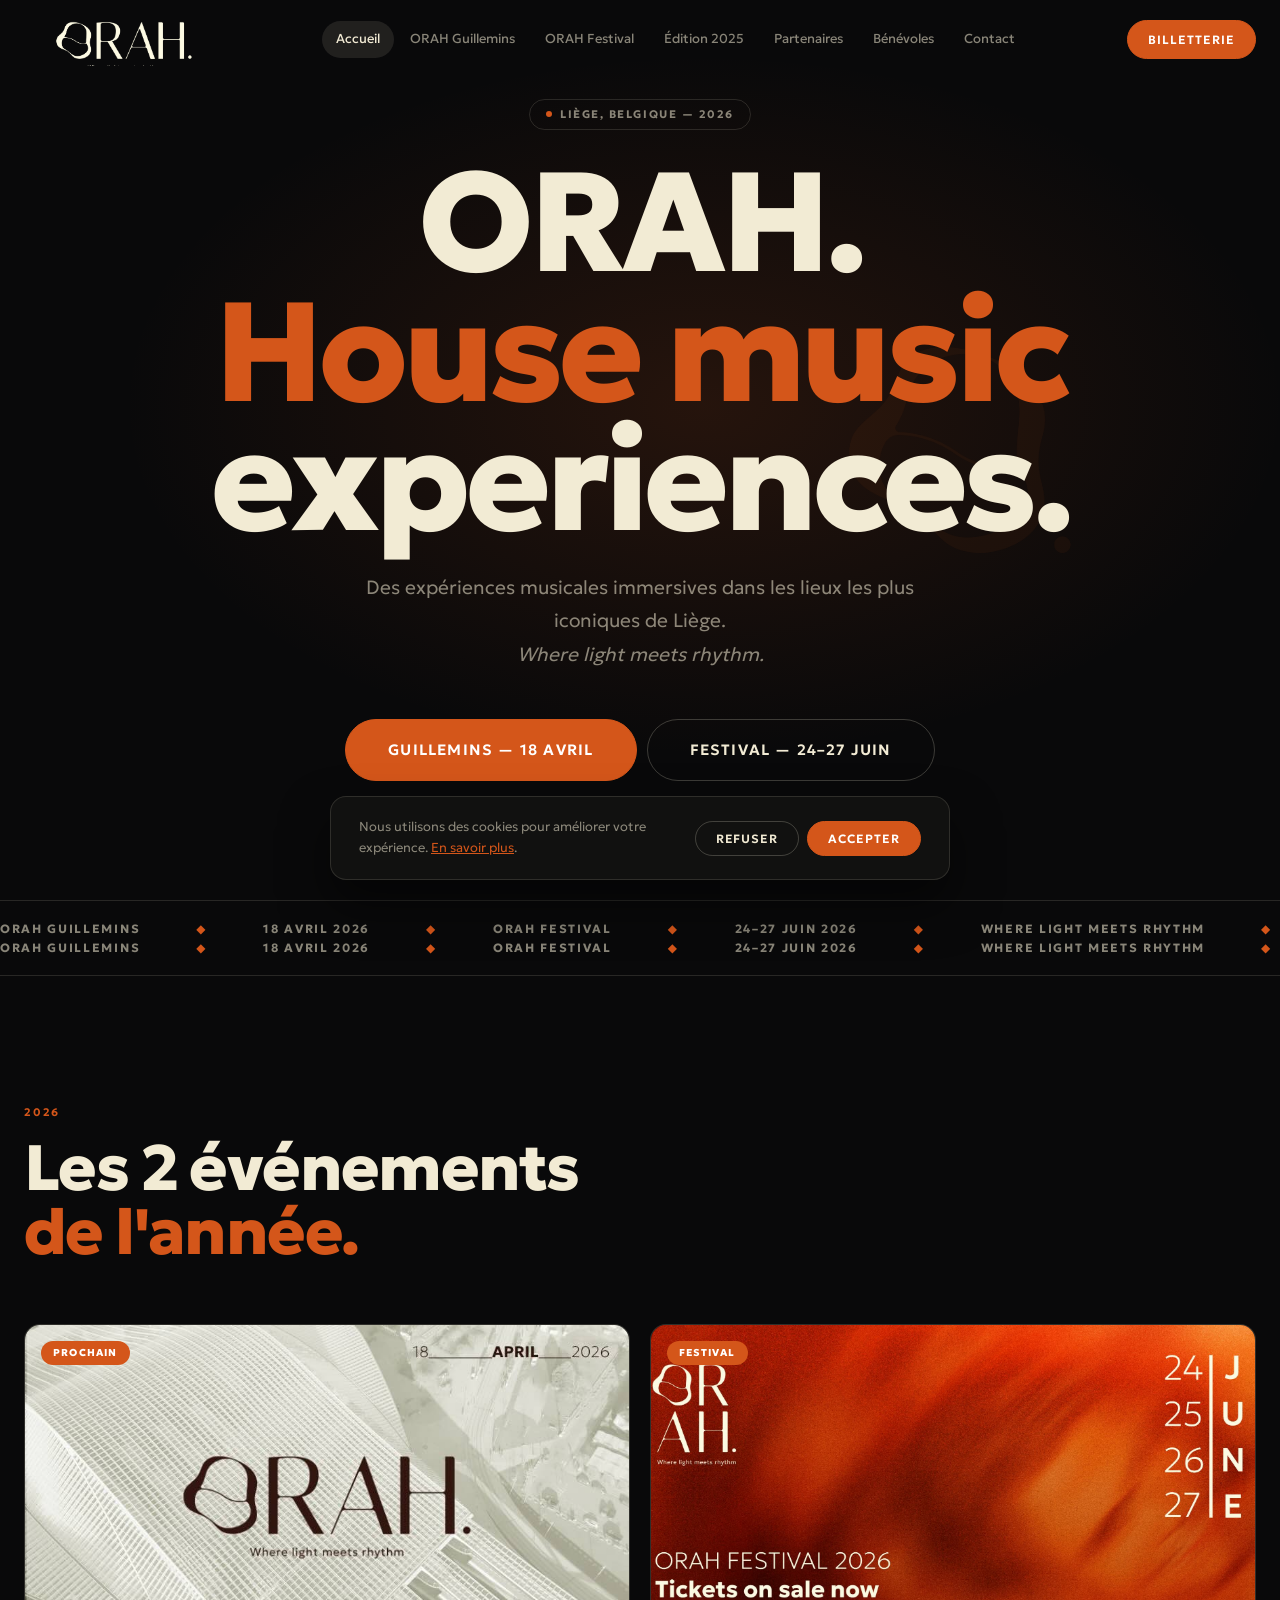
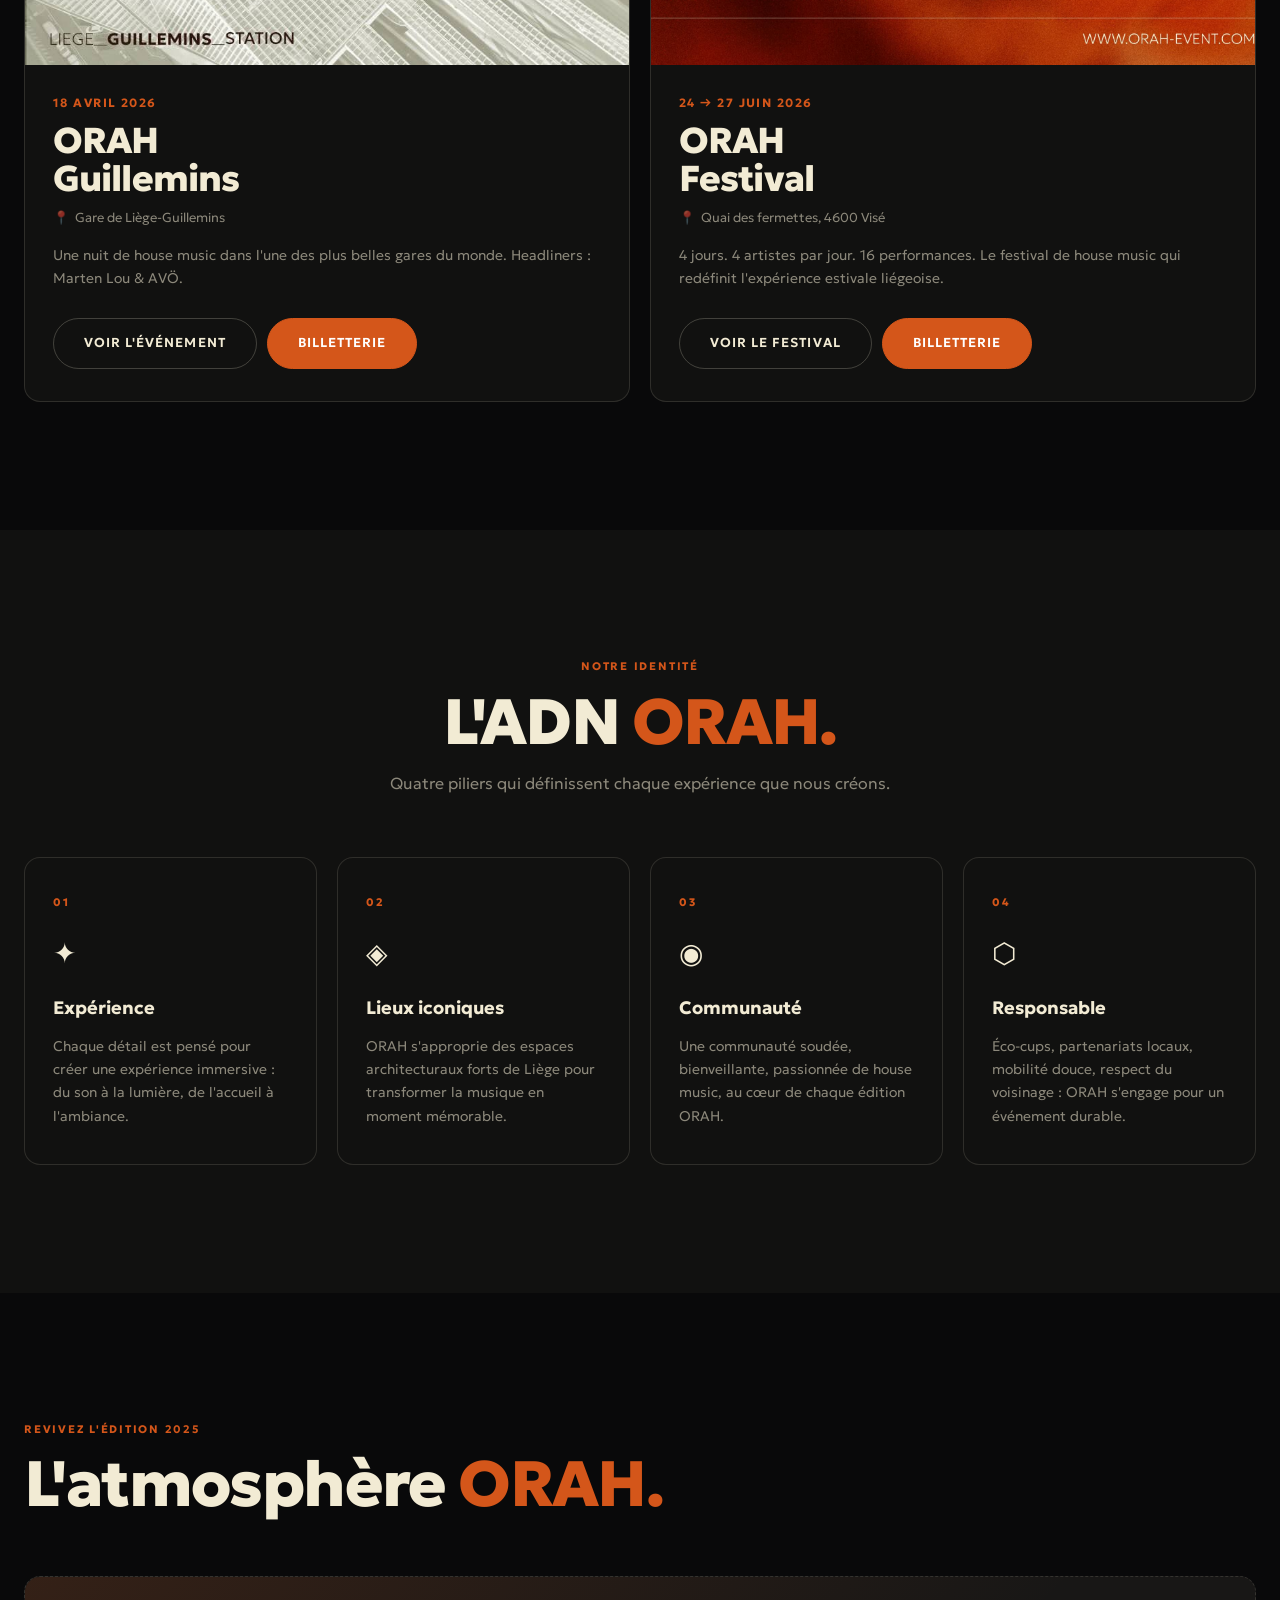
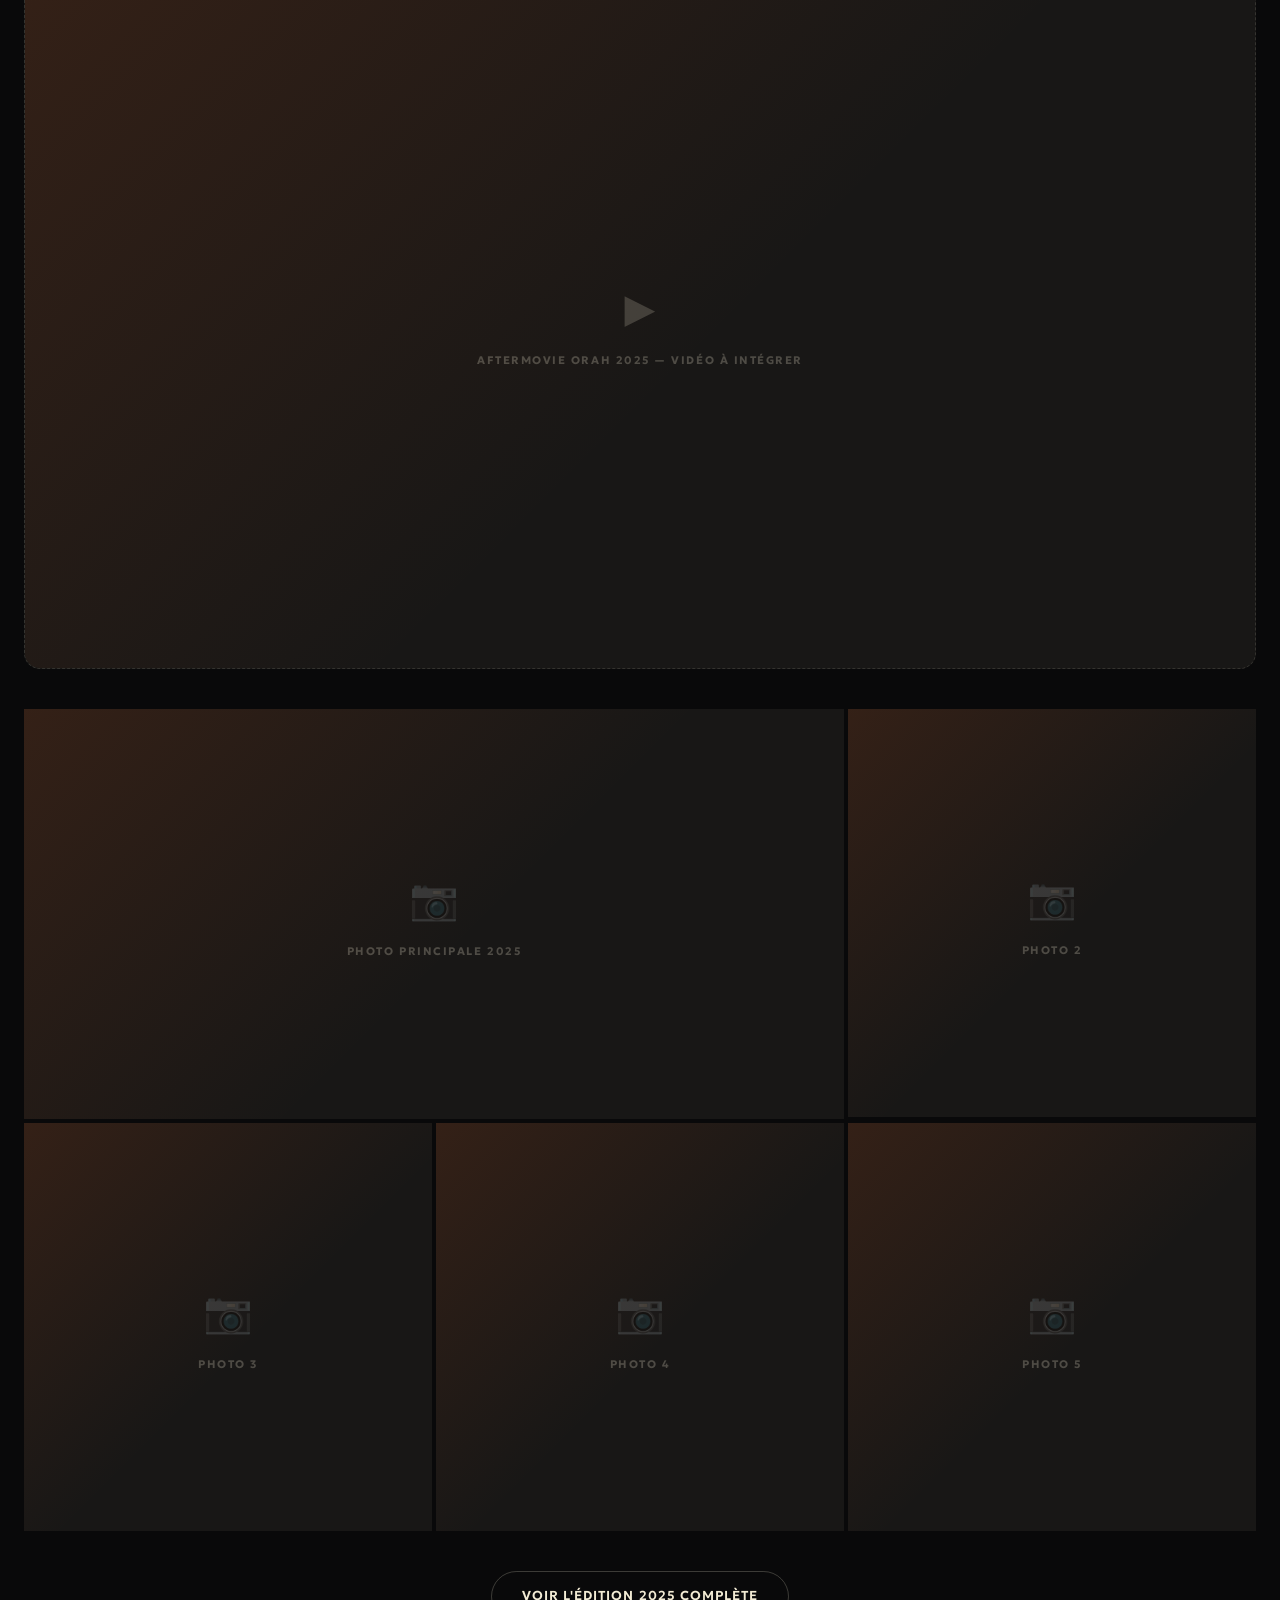
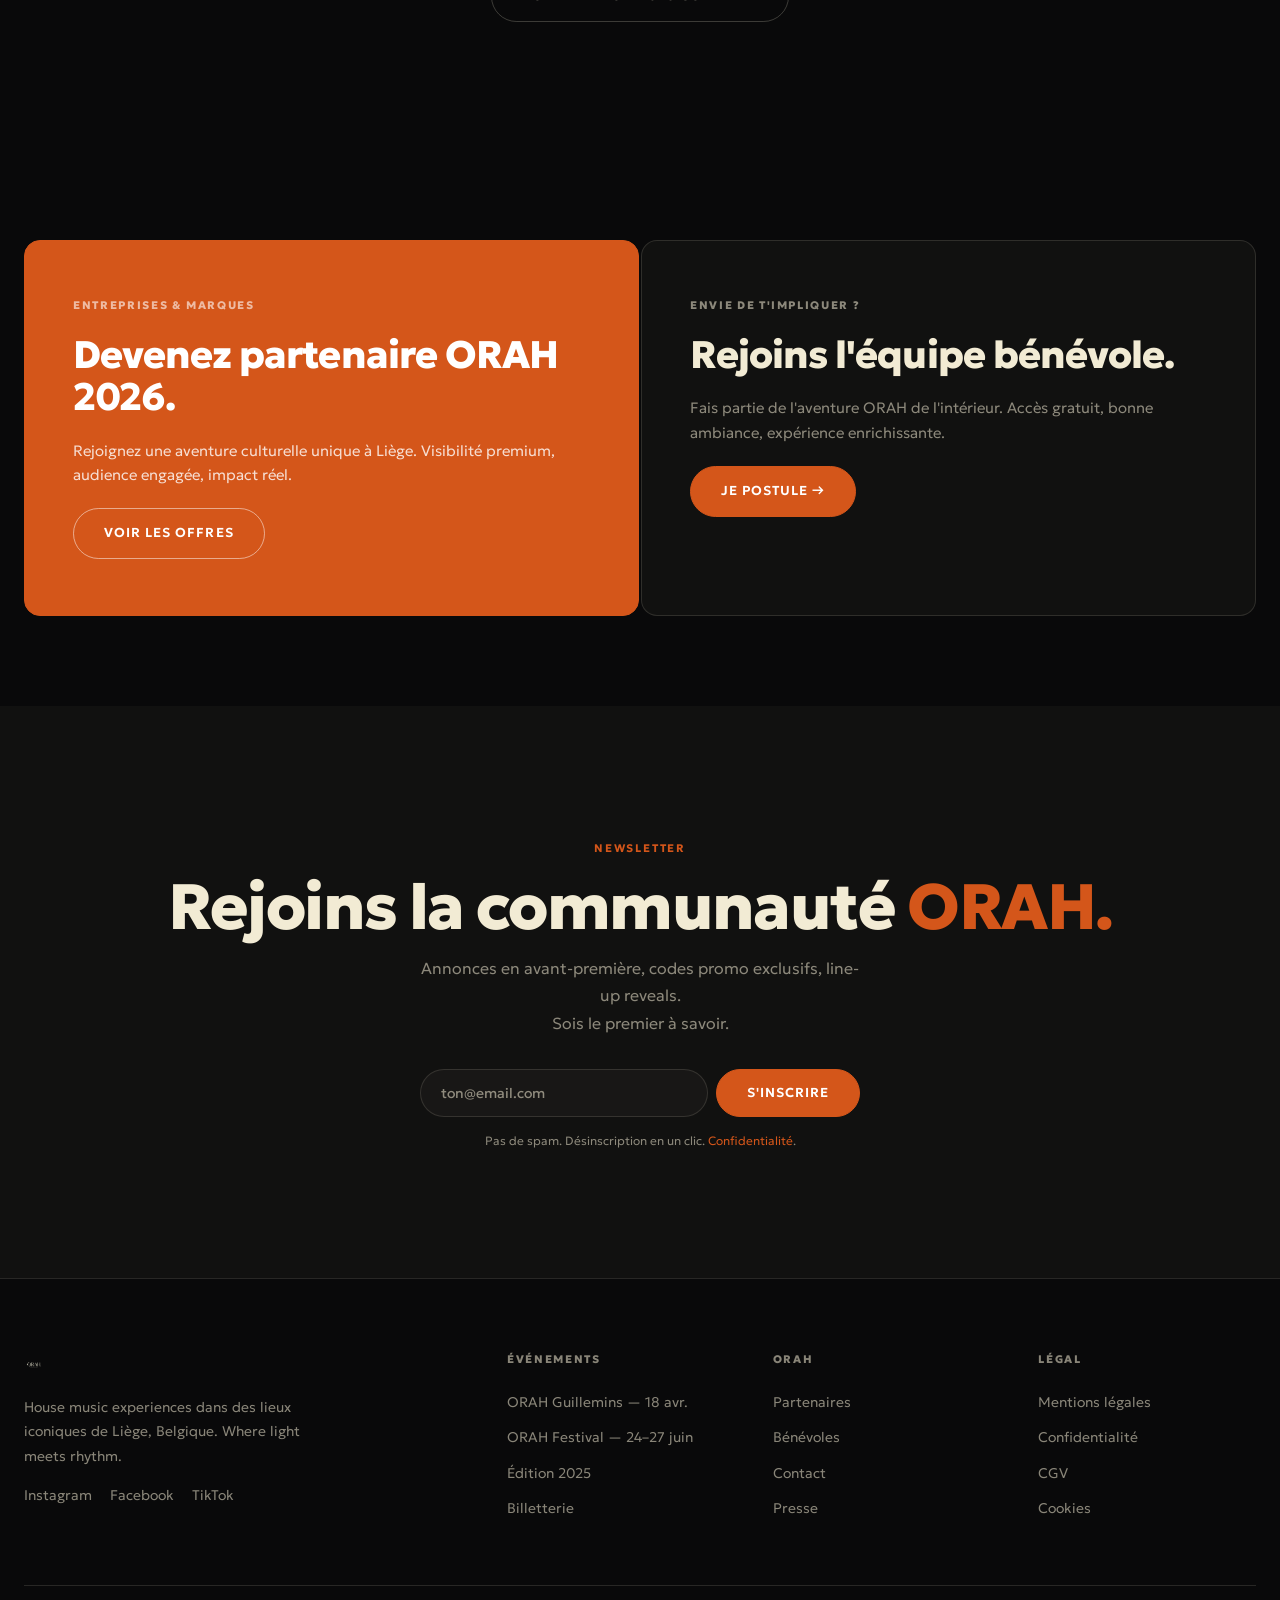
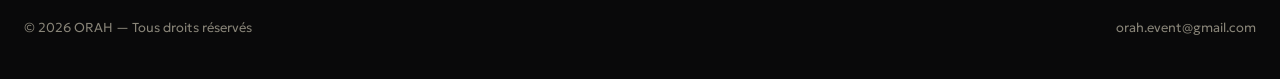
<file: index.html>
<!DOCTYPE html>
<html lang="fr">
<head>
  <meta charset="UTF-8">
  <meta name="viewport" content="width=device-width, initial-scale=1.0">
  <title>ORAH — Where light meets rhythm | Liège</title>
  <meta name="description" content="ORAH crée des expériences de house music dans des lieux iconiques de Liège. Deux événements en 2026 : ORAH Guillemins (18 avril) et ORAH Festival (24–27 juin).">
  <!-- OpenGraph -->
  <meta property="og:title" content="ORAH — Where light meets rhythm">
  <meta property="og:description" content="House music experiences dans des lieux iconiques. Liège, Belgique.">
  <meta property="og:type" content="website">
  <meta property="og:url" content="https://orah-event.com">
  <meta property="og:image" content="assets/images/og-home.jpg">
  <meta name="twitter:card" content="summary_large_image">
  <link rel="canonical" href="https://orah-event.com">
  <link rel="icon" type="image/png" href="assets/logos/Monogramme_orange_.png">
  <link rel="stylesheet" href="css/main.css">
</head>
<body>

<!-- ============ HEADER ============ -->
<header class="site-header">
  <div class="header-inner">
    <a href="index.html" class="header-logo">
      <img src="assets/logos/Logo_primaire_creme_.png" alt="ORAH">
    </a>
    <nav class="main-nav" aria-label="Navigation principale">
      <a href="index.html">Accueil</a>
      <a href="guillemins.html">ORAH Guillemins</a>
      <a href="festival.html">ORAH Festival</a>
      <a href="edition-2025.html">Édition 2025</a>
      <a href="partenaires.html">Partenaires</a>
      <a href="benevoles.html">Bénévoles</a>
      <a href="contact.html">Contact</a>
    </nav>
    <div class="header-actions">
      <a href="https://www.orah-event.com" class="btn btn-primary btn-sm" target="_blank" rel="noopener">Billetterie</a>
      <button class="hamburger" aria-label="Menu" aria-expanded="false">
        <span></span><span></span><span></span>
      </button>
    </div>
  </div>
</header>

<!-- Mobile Nav -->
<nav class="mobile-nav" aria-label="Navigation mobile">
  <a href="index.html">Accueil</a>
  <a href="guillemins.html">ORAH Guillemins</a>
  <a href="festival.html">ORAH Festival</a>
  <a href="edition-2025.html">Édition 2025</a>
  <a href="partenaires.html">Partenaires</a>
  <a href="benevoles.html">Bénévoles</a>
  <a href="contact.html">Contact</a>
  <a href="https://www.orah-event.com" class="btn btn-primary mt40" target="_blank" rel="noopener">Billetterie →</a>
</nav>

<!-- ============ HERO ============ -->
<section class="hero hero-center">
  <div class="hero-glow"></div>
  <img src="assets/logos/Monogramme_orange_.png" alt="" class="hero-blob" aria-hidden="true">
  <div class="wrap hero-content">
    <div class="eyebrow">
      <span class="eyebrow-dot"></span>
      <span class="eyebrow-text">Liège, Belgique — 2026</span>
    </div>
    <h1 class="disp-1 hero-title">
      ORAH.<br>
      <span class="text-orange">House music</span><br>
      experiences.
    </h1>
    <p class="body-lg hero-sub">
      Des expériences musicales immersives dans les lieux les plus iconiques de Liège.<br>
      <em>Where light meets rhythm.</em>
    </p>
    <div class="btn-group">
      <a href="https://shop.paylogic.com/bc1614f767eb4617878824f9247101a2/orah-x-guillemins" class="btn btn-primary btn-lg" target="_blank" rel="noopener">Guillemins — 18 avril</a>
      <a href="https://shop.paylogic.com/f7c0844286554c8d90c8ad2bafd7b342/orah-festival" class="btn btn-outline btn-lg" target="_blank" rel="noopener">Festival — 24–27 juin</a>
    </div>
  </div>
  <div class="scroll-hint" aria-hidden="true">
    <span>Scroll</span>
    <div class="scroll-hint-line"></div>
  </div>
</section>

<!-- ============ MARQUEE ============ -->
<div class="marquee-outer" aria-hidden="true">
  <div class="marquee-track">
    <span>ORAH Guillemins</span><span class="dot">◆</span>
    <span>18 Avril 2026</span><span class="dot">◆</span>
    <span>ORAH Festival</span><span class="dot">◆</span>
    <span>24–27 Juin 2026</span><span class="dot">◆</span>
    <span>Where light meets rhythm</span><span class="dot">◆</span>
    <span>Liège, Belgique</span><span class="dot">◆</span>
    <span>House Music</span><span class="dot">◆</span>
    <span>ORAH Guillemins</span><span class="dot">◆</span>
    <span>18 Avril 2026</span><span class="dot">◆</span>
    <span>ORAH Festival</span><span class="dot">◆</span>
    <span>24–27 Juin 2026</span><span class="dot">◆</span>
    <span>Where light meets rhythm</span><span class="dot">◆</span>
    <span>Liège, Belgique</span><span class="dot">◆</span>
    <span>House Music</span><span class="dot">◆</span>
  </div>
</div>

<!-- ============ LES 2 ÉVÉNEMENTS 2026 ============ -->
<section class="section" id="evenements">
  <div class="wrap">
    <div class="sec-head reveal">
      <span class="label">2026</span>
      <h2 class="disp-3">Les 2 événements<br><span class="text-orange">de l'année.</span></h2>
    </div>

    <div class="grid-2">
      <!-- Card Guillemins -->
      <article class="event-card reveal rd1">
        <div class="event-card-media">
          <img src="assets/images/COVER GUILLEMINS.jpg"
               alt="ORAH Guillemins — Gare de Liège-Guillemins"
               style="width:100%; aspect-ratio:16/9; object-fit:cover; object-position:center center; display:block;">
          <span class="event-card-badge">Prochain</span>
        </div>
        <div class="event-card-body">
          <div class="event-card-date">18 Avril 2026</div>
          <h3 class="event-card-title">ORAH<br>Guillemins</h3>
          <div class="event-card-loc">
            <span>📍</span> Gare de Liège-Guillemins
          </div>
          <p class="event-card-desc">Une nuit de house music dans l'une des plus belles gares du monde. Headliners : Marten Lou & AVÖ.</p>
          <div class="event-card-footer">
            <a href="guillemins.html" class="btn btn-outline">Voir l'événement</a>
            <a href="https://shop.paylogic.com/bc1614f767eb4617878824f9247101a2/orah-x-guillemins" class="btn btn-primary" target="_blank" rel="noopener">Billetterie</a>
          </div>
        </div>
      </article>

      <!-- Card Festival -->
      <article class="event-card reveal rd2">
        <div class="event-card-media">
          <img src="assets/images/COVER FESTIVAL.jpg"
               alt="ORAH Festival 2026 — Quai des fermettes, Visé"
               style="width:100%; aspect-ratio:16/9; object-fit:cover; object-position:center center; display:block;">
          <span class="event-card-badge">Festival</span>
        </div>
        <div class="event-card-body">
          <div class="event-card-date">24 → 27 Juin 2026</div>
          <h3 class="event-card-title">ORAH<br>Festival</h3>
          <div class="event-card-loc">
            <span>📍</span> Quai des fermettes, 4600 Visé
          </div>
          <p class="event-card-desc">4 jours. 4 artistes par jour. 16 performances. Le festival de house music qui redéfinit l'expérience estivale liégeoise.</p>
          <div class="event-card-footer">
            <a href="festival.html" class="btn btn-outline">Voir le festival</a>
            <a href="https://shop.paylogic.com/f7c0844286554c8d90c8ad2bafd7b342/orah-festival" class="btn btn-primary" target="_blank" rel="noopener">Billetterie</a>
          </div>
        </div>
      </article>
    </div>
  </div>
</section>

<!-- ============ L'ADN ORAH ============ -->
<section class="section bg-alt">
  <div class="wrap">
    <div class="sec-head sec-head-center reveal">
      <span class="label">Notre identité</span>
      <h2 class="disp-3">L'ADN <span class="text-orange">ORAH.</span></h2>
      <p>Quatre piliers qui définissent chaque expérience que nous créons.</p>
    </div>
    <div class="grid-4">
      <div class="pillar reveal rd1">
        <div class="pillar-num">01</div>
        <div class="pillar-icon">✦</div>
        <div class="pillar-title">Expérience</div>
        <p class="pillar-desc">Chaque détail est pensé pour créer une expérience immersive : du son à la lumière, de l'accueil à l'ambiance.</p>
      </div>
      <div class="pillar reveal rd2">
        <div class="pillar-num">02</div>
        <div class="pillar-icon">◈</div>
        <div class="pillar-title">Lieux iconiques</div>
        <p class="pillar-desc">ORAH s'approprie des espaces architecturaux forts de Liège pour transformer la musique en moment mémorable.</p>
      </div>
      <div class="pillar reveal rd3">
        <div class="pillar-num">03</div>
        <div class="pillar-icon">◉</div>
        <div class="pillar-title">Communauté</div>
        <p class="pillar-desc">Une communauté soudée, bienveillante, passionnée de house music, au cœur de chaque édition ORAH.</p>
      </div>
      <div class="pillar reveal rd4">
        <div class="pillar-num">04</div>
        <div class="pillar-icon">⬡</div>
        <div class="pillar-title">Responsable</div>
        <p class="pillar-desc">Éco-cups, partenariats locaux, mobilité douce, respect du voisinage : ORAH s'engage pour un événement durable.</p>
      </div>
    </div>
  </div>
</section>

<!-- ============ MEDIA TEASER ============ -->
<section class="section">
  <div class="wrap">
    <div class="sec-head reveal">
      <span class="label">Revivez l'édition 2025</span>
      <h2 class="disp-3">L'atmosphère <span class="text-orange">ORAH.</span></h2>
    </div>

    <!-- Aftermovie -->
    <div class="reveal mb40">
      <div class="placeholder ph-video" style="border-radius:16px;">
        <div class="placeholder-icon">▶</div>
        <span class="placeholder-label">Aftermovie ORAH 2025 — Vidéo à intégrer</span>
      </div>
    </div>

    <!-- Photo Grid -->
    <div class="photo-grid reveal">
      <div class="photo-grid-span2">
        <div class="placeholder" style="aspect-ratio:2/1;">
          <div class="placeholder-icon">📷</div>
          <span class="placeholder-label">Photo principale 2025</span>
        </div>
      </div>
      <div>
        <div class="placeholder ph-1-1">
          <div class="placeholder-icon">📷</div>
          <span class="placeholder-label">Photo 2</span>
        </div>
      </div>
      <div>
        <div class="placeholder ph-1-1">
          <div class="placeholder-icon">📷</div>
          <span class="placeholder-label">Photo 3</span>
        </div>
      </div>
      <div>
        <div class="placeholder ph-1-1">
          <div class="placeholder-icon">📷</div>
          <span class="placeholder-label">Photo 4</span>
        </div>
      </div>
      <div>
        <div class="placeholder ph-1-1">
          <div class="placeholder-icon">📷</div>
          <span class="placeholder-label">Photo 5</span>
        </div>
      </div>
    </div>

    <div class="mt40 reveal" style="text-align:center;">
      <a href="edition-2025.html" class="btn btn-outline">Voir l'édition 2025 complète</a>
    </div>
  </div>
</section>

<!-- ============ CALLOUTS — Partenaires + Bénévoles ============ -->
<section class="section-sm">
  <div class="wrap">
    <div class="callout-row reveal">
      <div class="callout callout-orange">
        <div class="callout-lbl">Entreprises & marques</div>
        <h3 class="callout-title">Devenez partenaire ORAH 2026.</h3>
        <p class="callout-desc">Rejoignez une aventure culturelle unique à Liège. Visibilité premium, audience engagée, impact réel.</p>
        <div>
          <a href="partenaires.html" class="btn btn-outline">Voir les offres</a>
        </div>
      </div>
      <div class="callout">
        <div class="callout-lbl">Envie de t'impliquer ?</div>
        <h3 class="callout-title">Rejoins l'équipe bénévole.</h3>
        <p class="callout-desc">Fais partie de l'aventure ORAH de l'intérieur. Accès gratuit, bonne ambiance, expérience enrichissante.</p>
        <div>
          <a href="benevoles.html" class="btn btn-primary">Je postule →</a>
        </div>
      </div>
    </div>
  </div>
</section>

<!-- ============ NEWSLETTER ============ -->
<section class="section bg-alt">
  <div class="wrap">
    <div class="newsletter-wrap reveal">
      <span class="label text-orange">Newsletter</span>
      <h2 class="disp-3 mt16">Rejoins la communauté <span class="text-orange">ORAH.</span></h2>
      <p class="body-md text-muted mt16" style="max-width:440px; margin-inline:auto;">
        Annonces en avant-première, codes promo exclusifs, line-up reveals.<br>Sois le premier à savoir.
      </p>
      <form class="newsletter-form" action="#" method="post">
        <input type="email" name="email" placeholder="ton@email.com" required autocomplete="email">
        <button type="submit" class="btn btn-primary">S'inscrire</button>
      </form>
      <p class="newsletter-note">Pas de spam. Désinscription en un clic. <a href="mentions-legales.html" style="color:var(--orange);">Confidentialité</a>.</p>
    </div>
  </div>
</section>

<!-- ============ FOOTER ============ -->
<footer class="site-footer">
  <div class="wrap">
    <div class="footer-top">
      <div class="footer-brand">
        <img src="assets/logos/Logo_primaire_creme_.png" alt="ORAH" style="height:28px;">
        <p class="footer-brand-desc">House music experiences dans des lieux iconiques de Liège, Belgique. Where light meets rhythm.</p>
        <div class="footer-socials mt16">
          <a href="https://www.instagram.com/orah_event/" target="_blank" rel="noopener" aria-label="Instagram">Instagram</a>
          <a href="https://www.facebook.com/people/ORAH/61573648333720/" target="_blank" rel="noopener" aria-label="Facebook">Facebook</a>
          <a href="https://www.tiktok.com/@orahevent" target="_blank" rel="noopener" aria-label="TikTok">TikTok</a>
        </div>
      </div>
      <div class="footer-col">
        <h4>Événements</h4>
        <ul>
          <li><a href="guillemins.html">ORAH Guillemins — 18 avr.</a></li>
          <li><a href="festival.html">ORAH Festival — 24–27 juin</a></li>
          <li><a href="edition-2025.html">Édition 2025</a></li>
          <li><a href="https://www.orah-event.com" target="_blank" rel="noopener">Billetterie</a></li>
        </ul>
      </div>
      <div class="footer-col">
        <h4>ORAH</h4>
        <ul>
          <li><a href="partenaires.html">Partenaires</a></li>
          <li><a href="benevoles.html">Bénévoles</a></li>
          <li><a href="contact.html">Contact</a></li>
          <li><a href="contact.html#presse">Presse</a></li>
        </ul>
      </div>
      <div class="footer-col">
        <h4>Légal</h4>
        <ul>
          <li><a href="mentions-legales.html">Mentions légales</a></li>
          <li><a href="mentions-legales.html#confidentialite">Confidentialité</a></li>
          <li><a href="mentions-legales.html#cgv">CGV</a></li>
          <li><a href="mentions-legales.html#cookies">Cookies</a></li>
        </ul>
      </div>
    </div>
    <div class="footer-bottom">
      <span>© 2026 ORAH — Tous droits réservés</span>
      <span>orah.event@gmail.com</span>
    </div>
  </div>
</footer>

<!-- ============ COOKIE BANNER ============ -->
<div class="cookie-banner" role="dialog" aria-label="Gestion des cookies">
  <p>
    Nous utilisons des cookies pour améliorer votre expérience.
    <a href="mentions-legales.html#cookies">En savoir plus</a>.
  </p>
  <div class="cookie-actions">
    <button class="btn btn-sm btn-outline cookie-decline">Refuser</button>
    <button class="btn btn-sm btn-primary cookie-accept">Accepter</button>
  </div>
</div>

<script src="js/main.js"></script>
</body>
</html>
</file>
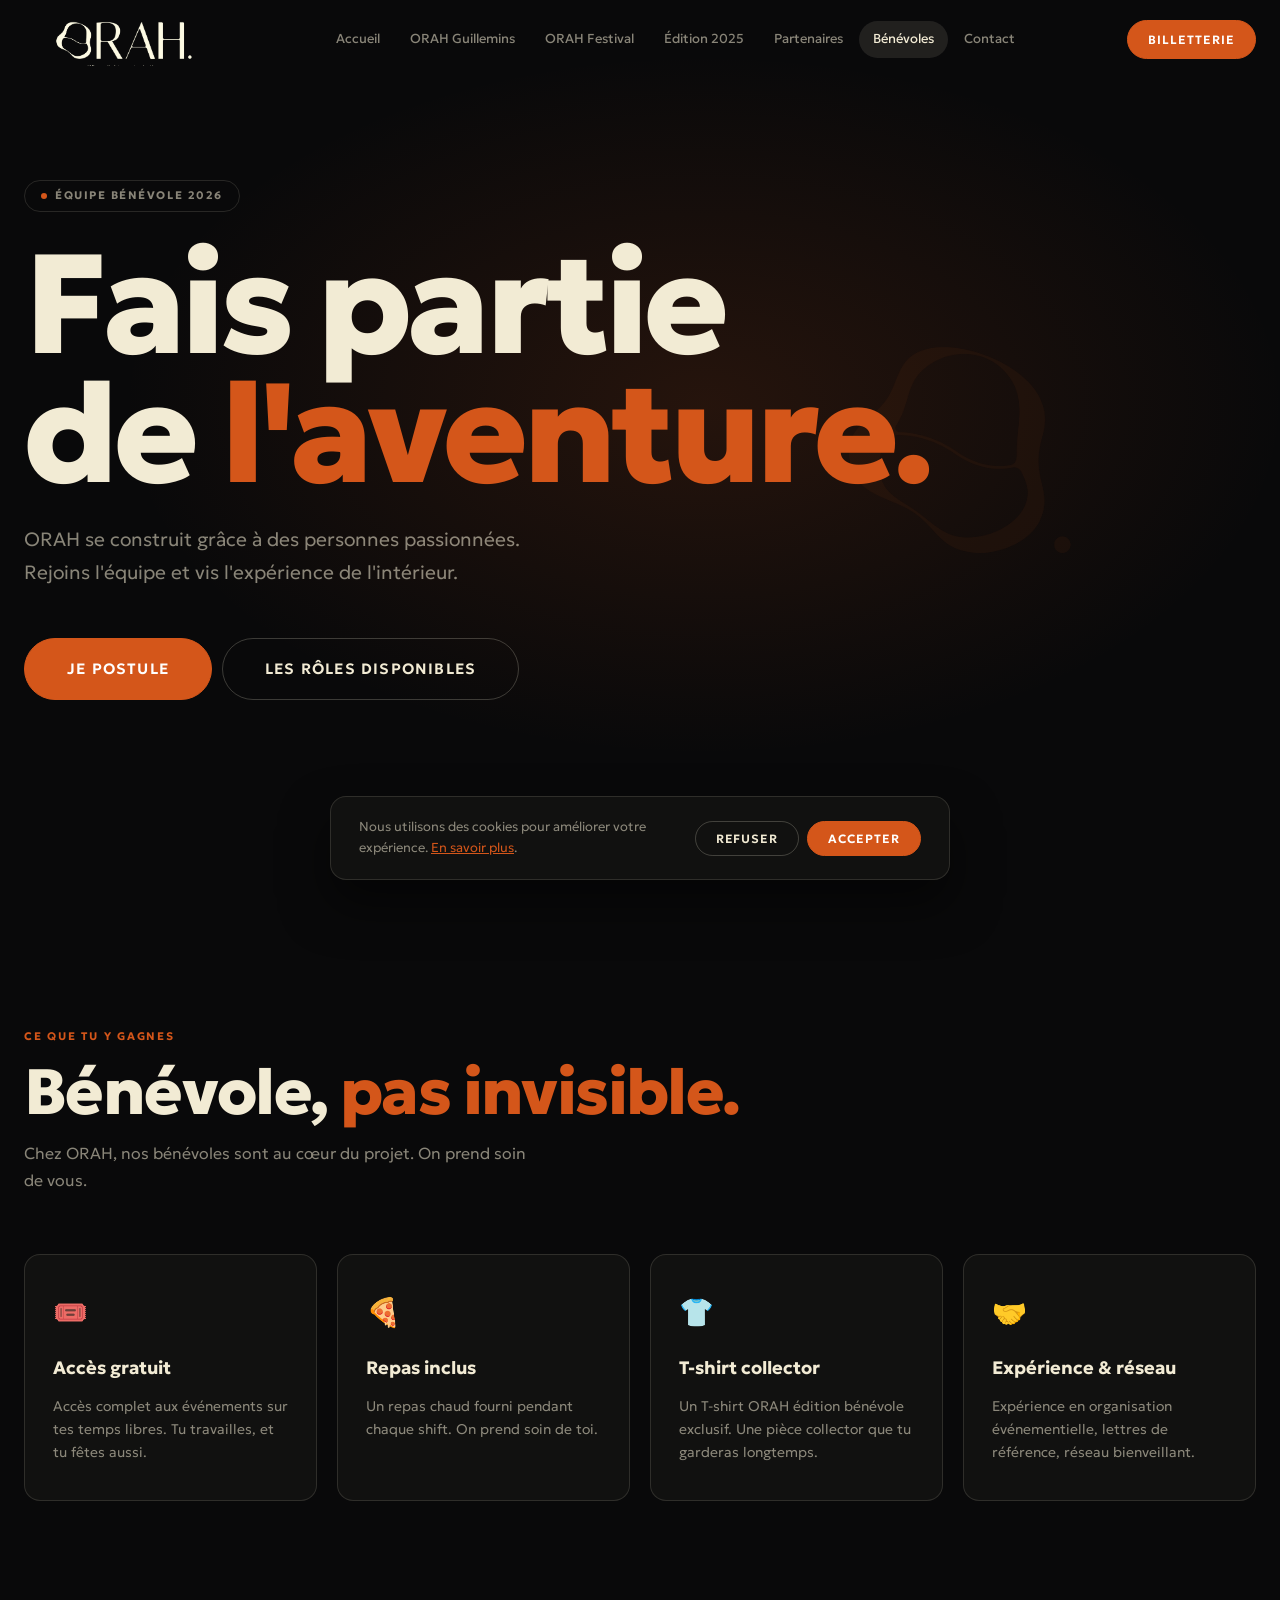
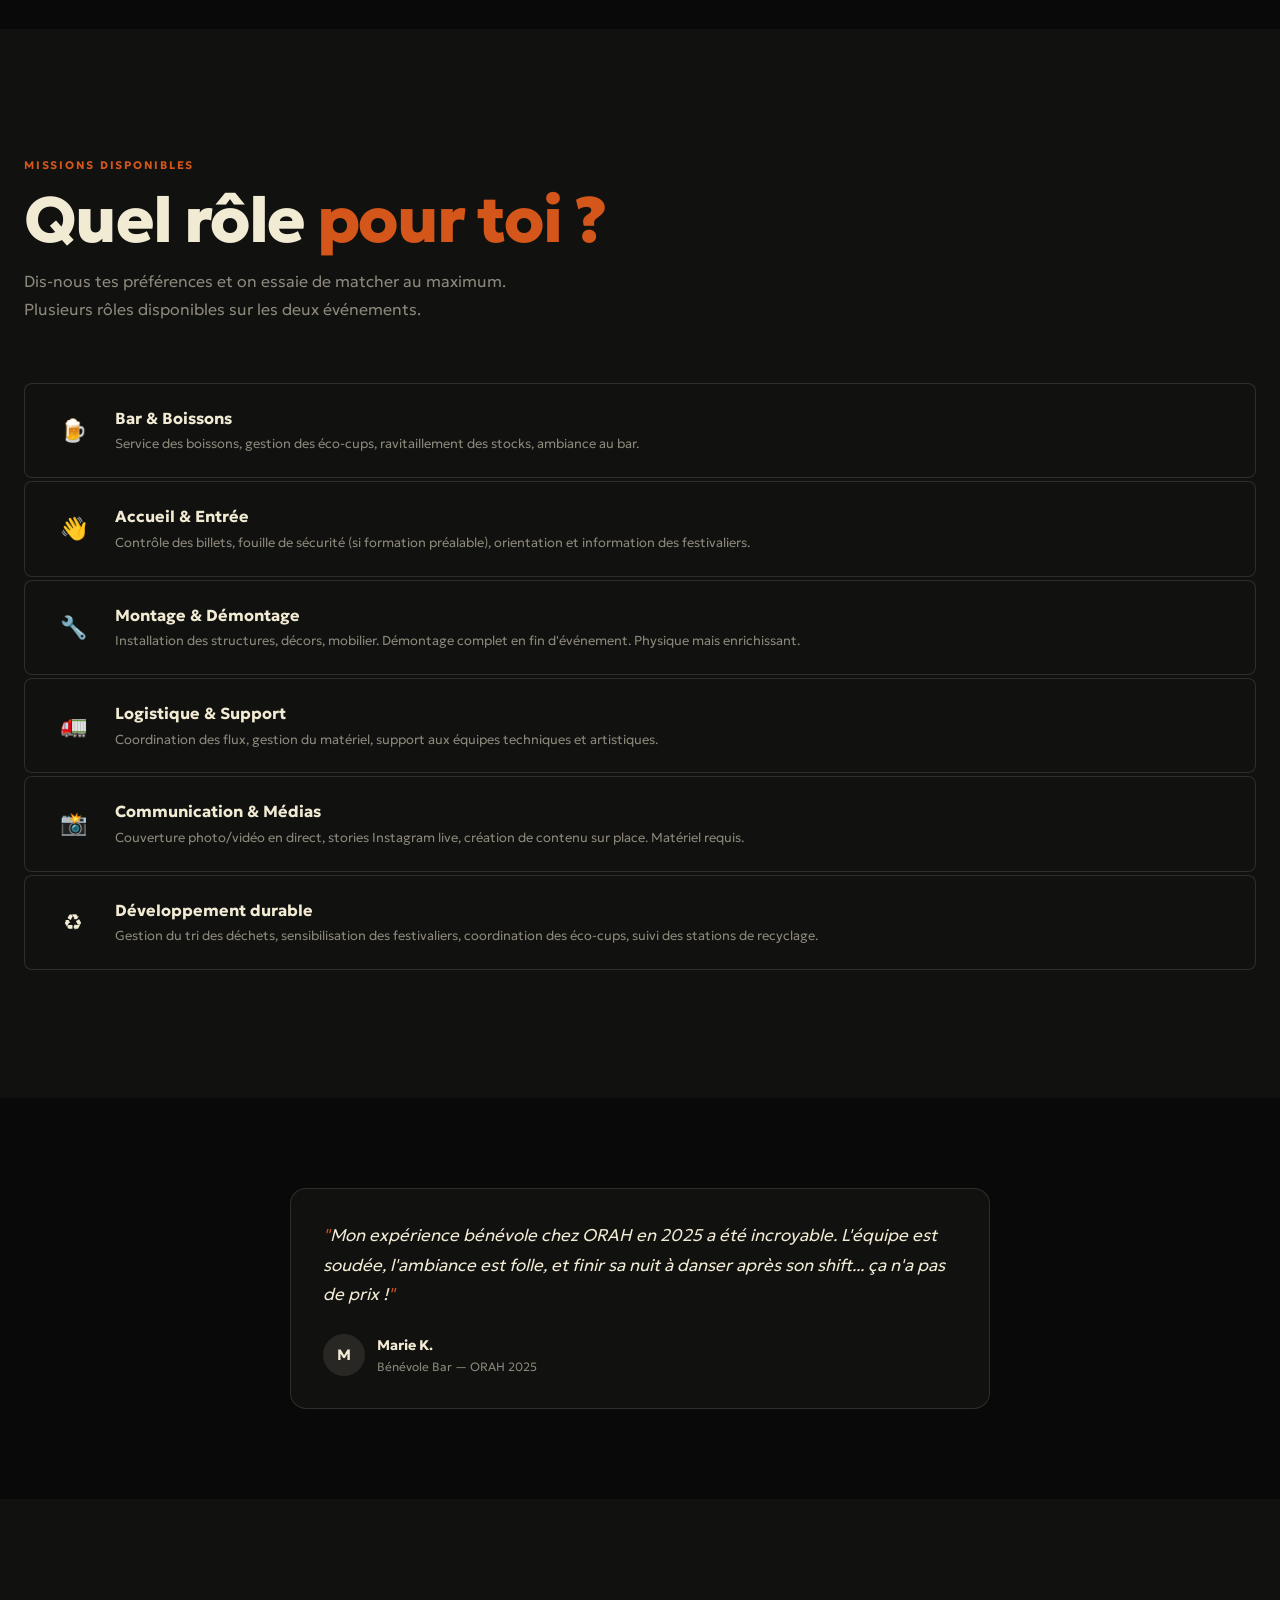
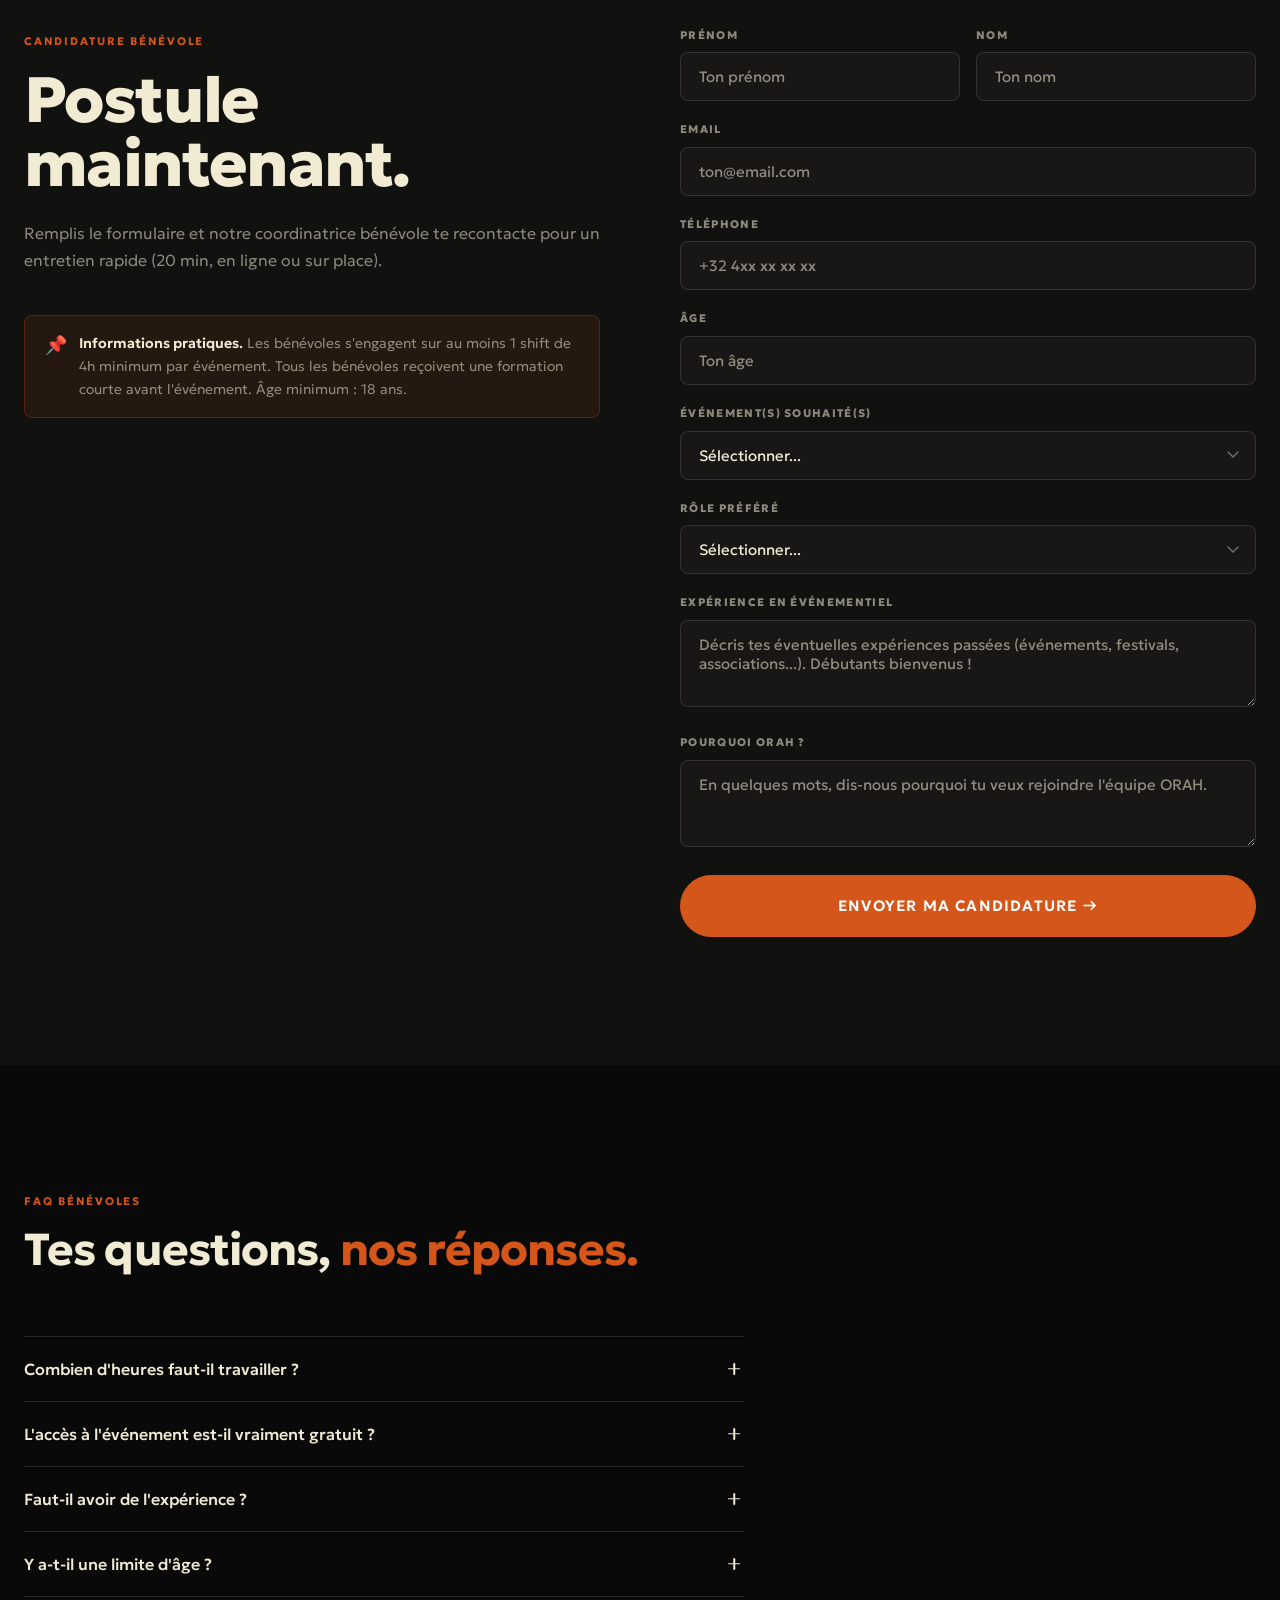
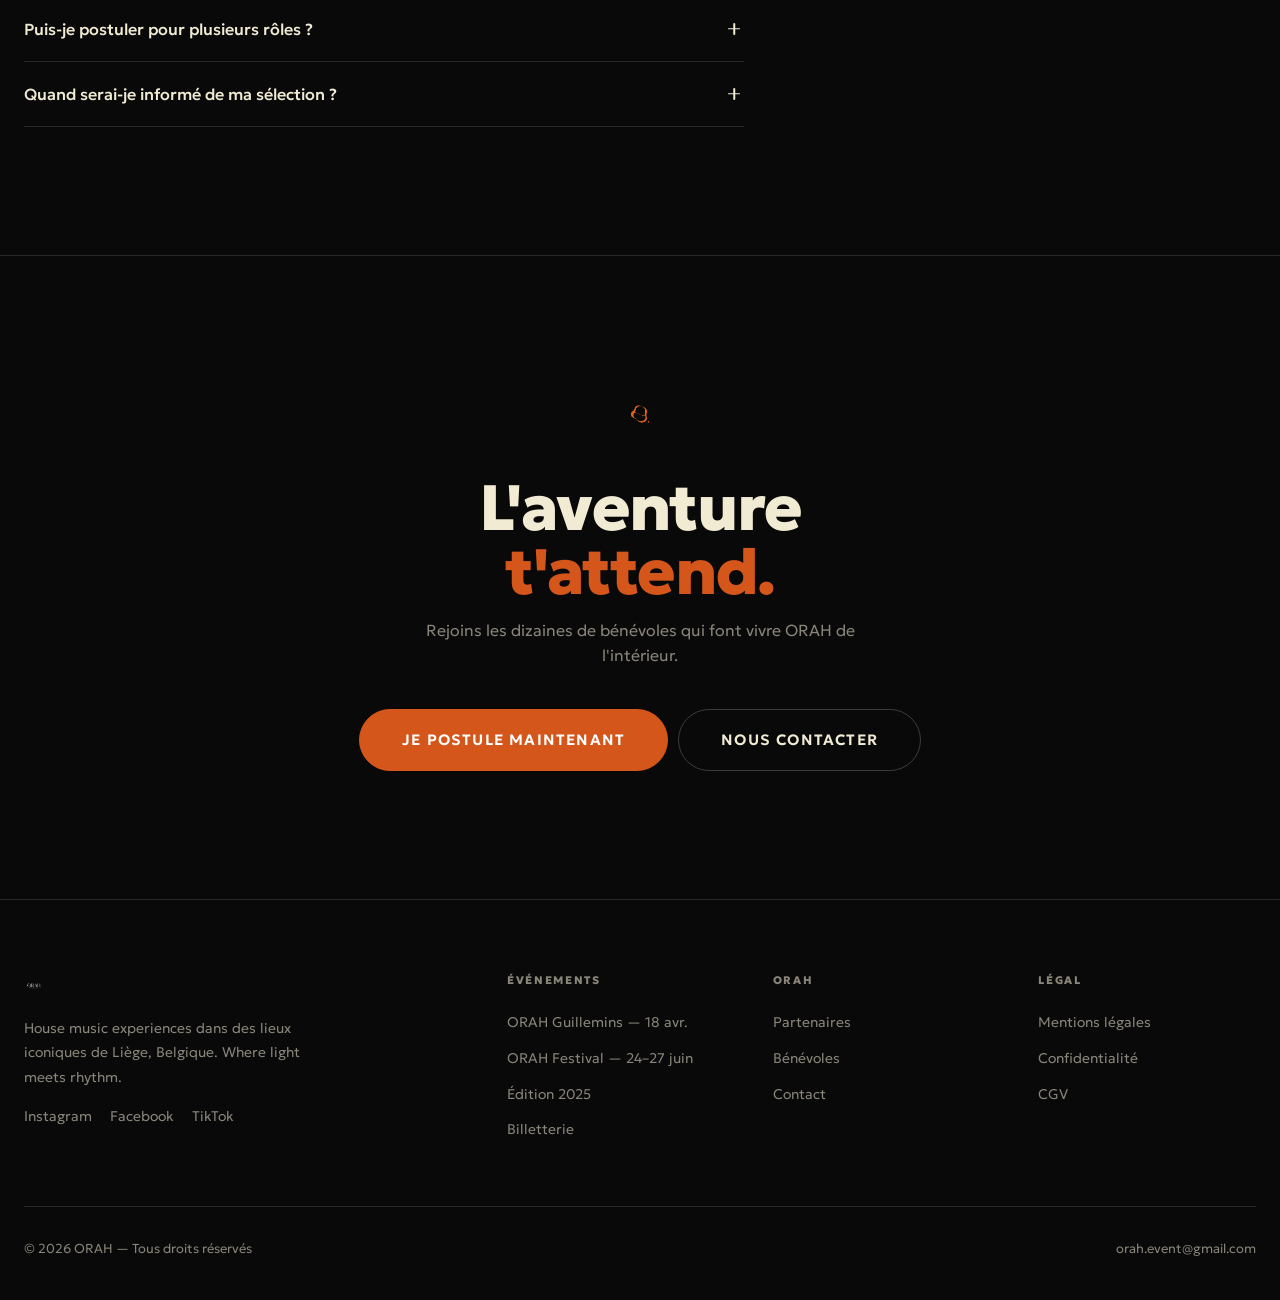
<file: benevoles.html>
<!DOCTYPE html>
<html lang="fr">
<head>
  <meta charset="UTF-8">
  <meta name="viewport" content="width=device-width, initial-scale=1.0">
  <title>Bénévoles — Rejoins l'équipe ORAH 2026</title>
  <meta name="description" content="Rejoins l'équipe bénévole ORAH 2026. Accès gratuit aux événements, ambiance formidable, expérience enrichissante. Postule maintenant pour ORAH Guillemins et ORAH Festival.">
  <meta property="og:title" content="Bénévoles ORAH 2026 — Rejoins l'équipe">
  <meta property="og:description" content="Fais partie de l'aventure ORAH de l'intérieur. Accès gratuit, bonne ambiance, expérience enrichissante.">
  <meta property="og:type" content="website">
  <link rel="canonical" href="https://orah-event.com/benevoles.html">
  <link rel="icon" type="image/png" href="assets/logos/Monogramme_orange_.png">
  <link rel="stylesheet" href="css/main.css">
</head>
<body>

<!-- HEADER -->
<header class="site-header">
  <div class="header-inner">
    <a href="index.html" class="header-logo">
      <img src="assets/logos/Logo_primaire_creme_.png" alt="ORAH">
    </a>
    <nav class="main-nav">
      <a href="index.html">Accueil</a>
      <a href="guillemins.html">ORAH Guillemins</a>
      <a href="festival.html">ORAH Festival</a>
      <a href="edition-2025.html">Édition 2025</a>
      <a href="partenaires.html">Partenaires</a>
      <a href="benevoles.html" class="active">Bénévoles</a>
      <a href="contact.html">Contact</a>
    </nav>
    <div class="header-actions">
      <a href="https://www.orah-event.com" class="btn btn-primary btn-sm" target="_blank" rel="noopener">Billetterie</a>
      <button class="hamburger" aria-label="Menu"><span></span><span></span><span></span></button>
    </div>
  </div>
</header>
<nav class="mobile-nav">
  <a href="index.html">Accueil</a>
  <a href="guillemins.html">ORAH Guillemins</a>
  <a href="festival.html">ORAH Festival</a>
  <a href="edition-2025.html">Édition 2025</a>
  <a href="partenaires.html">Partenaires</a>
  <a href="benevoles.html">Bénévoles</a>
  <a href="contact.html">Contact</a>
  <a href="https://www.orah-event.com" class="btn btn-primary mt40" target="_blank" rel="noopener">Billetterie →</a>
</nav>

<!-- HERO -->
<section class="hero">
  <div class="hero-glow"></div>
  <img src="assets/logos/Monogramme_orange_.png" alt="" class="hero-blob" aria-hidden="true">
  <div class="wrap hero-content">
    <div class="eyebrow">
      <span class="eyebrow-dot"></span>
      <span class="eyebrow-text">Équipe bénévole 2026</span>
    </div>
    <h1 class="disp-1 hero-title">
      Fais partie<br>de <span class="text-orange">l'aventure.</span>
    </h1>
    <p class="body-lg hero-sub">
      ORAH se construit grâce à des personnes passionnées.<br>
      Rejoins l'équipe et vis l'expérience de l'intérieur.
    </p>
    <div class="btn-group">
      <a href="#postuler" class="btn btn-primary btn-lg">Je postule</a>
      <a href="#roles" class="btn btn-outline btn-lg">Les rôles disponibles</a>
    </div>
  </div>
</section>

<!-- BÉNÉFICES -->
<section class="section">
  <div class="wrap">
    <div class="sec-head reveal">
      <span class="label">Ce que tu y gagnes</span>
      <h2 class="disp-3">Bénévole, <span class="text-orange">pas invisible.</span></h2>
      <p>Chez ORAH, nos bénévoles sont au cœur du projet. On prend soin de vous.</p>
    </div>
    <div class="grid-4">
      <div class="pillar reveal rd1">
        <div class="pillar-icon">🎟️</div>
        <div class="pillar-title">Accès gratuit</div>
        <p class="pillar-desc">Accès complet aux événements sur tes temps libres. Tu travailles, et tu fêtes aussi.</p>
      </div>
      <div class="pillar reveal rd2">
        <div class="pillar-icon">🍕</div>
        <div class="pillar-title">Repas inclus</div>
        <p class="pillar-desc">Un repas chaud fourni pendant chaque shift. On prend soin de toi.</p>
      </div>
      <div class="pillar reveal rd3">
        <div class="pillar-icon">👕</div>
        <div class="pillar-title">T-shirt collector</div>
        <p class="pillar-desc">Un T-shirt ORAH édition bénévole exclusif. Une pièce collector que tu garderas longtemps.</p>
      </div>
      <div class="pillar reveal rd4">
        <div class="pillar-icon">🤝</div>
        <div class="pillar-title">Expérience & réseau</div>
        <p class="pillar-desc">Expérience en organisation événementielle, lettres de référence, réseau bienveillant.</p>
      </div>
    </div>
  </div>
</section>

<!-- RÔLES -->
<section class="section bg-alt" id="roles">
  <div class="wrap">
    <div class="sec-head reveal">
      <span class="label">Missions disponibles</span>
      <h2 class="disp-3">Quel rôle <span class="text-orange">pour toi ?</span></h2>
      <p>Dis-nous tes préférences et on essaie de matcher au maximum. Plusieurs rôles disponibles sur les deux événements.</p>
    </div>
    <div class="role-list reveal">
      <div class="role-item">
        <div class="role-icon">🍺</div>
        <div>
          <div class="role-name">Bar & Boissons</div>
          <p class="role-desc">Service des boissons, gestion des éco-cups, ravitaillement des stocks, ambiance au bar.</p>
        </div>
      </div>
      <div class="role-item">
        <div class="role-icon">👋</div>
        <div>
          <div class="role-name">Accueil & Entrée</div>
          <p class="role-desc">Contrôle des billets, fouille de sécurité (si formation préalable), orientation et information des festivaliers.</p>
        </div>
      </div>
      <div class="role-item">
        <div class="role-icon">🔧</div>
        <div>
          <div class="role-name">Montage & Démontage</div>
          <p class="role-desc">Installation des structures, décors, mobilier. Démontage complet en fin d'événement. Physique mais enrichissant.</p>
        </div>
      </div>
      <div class="role-item">
        <div class="role-icon">🚛</div>
        <div>
          <div class="role-name">Logistique & Support</div>
          <p class="role-desc">Coordination des flux, gestion du matériel, support aux équipes techniques et artistiques.</p>
        </div>
      </div>
      <div class="role-item">
        <div class="role-icon">📸</div>
        <div>
          <div class="role-name">Communication & Médias</div>
          <p class="role-desc">Couverture photo/vidéo en direct, stories Instagram live, création de contenu sur place. Matériel requis.</p>
        </div>
      </div>
      <div class="role-item">
        <div class="role-icon">♻️</div>
        <div>
          <div class="role-name">Développement durable</div>
          <p class="role-desc">Gestion du tri des déchets, sensibilisation des festivaliers, coordination des éco-cups, suivi des stations de recyclage.</p>
        </div>
      </div>
    </div>
  </div>
</section>

<!-- TÉMOIGNAGE BÉNÉVOLE -->
<section class="section-sm">
  <div class="wrap">
    <div style="max-width:700px; margin-inline:auto;">
      <div class="testimonial reveal">
        <p class="testimonial-quote">Mon expérience bénévole chez ORAH en 2025 a été incroyable. L'équipe est soudée, l'ambiance est folle, et finir sa nuit à danser après son shift... ça n'a pas de prix !</p>
        <div class="testimonial-author">
          <div class="testimonial-avatar">M</div>
          <div>
            <div class="testimonial-name">Marie K.</div>
            <div class="testimonial-role">Bénévole Bar — ORAH 2025</div>
          </div>
        </div>
      </div>
    </div>
  </div>
</section>

<!-- FORMULAIRE DE CANDIDATURE -->
<section class="section bg-alt" id="postuler">
  <div class="wrap">
    <div class="split-2-start">
      <div class="reveal">
        <span class="label text-orange">Candidature bénévole</span>
        <h2 class="disp-3 mt16">Postule<br>maintenant.</h2>
        <p class="body-md text-muted mt24">
          Remplis le formulaire et notre coordinatrice bénévole te recontacte pour un entretien rapide (20 min, en ligne ou sur place).
        </p>
        <div class="mt40">
          <div class="notice">
            <div class="notice-icon">📌</div>
            <p>
              <strong>Informations pratiques.</strong>
              Les bénévoles s'engagent sur au moins 1 shift de 4h minimum par événement. Tous les bénévoles reçoivent une formation courte avant l'événement. Âge minimum : 18 ans.
            </p>
          </div>
        </div>
      </div>

      <div class="reveal rd2">
        <form data-form action="#" method="post">
          <div class="form-row-2">
            <div class="form-field">
              <label for="b-firstname">Prénom</label>
              <input type="text" id="b-firstname" name="firstname" placeholder="Ton prénom" required>
            </div>
            <div class="form-field">
              <label for="b-lastname">Nom</label>
              <input type="text" id="b-lastname" name="lastname" placeholder="Ton nom" required>
            </div>
          </div>
          <div class="form-field">
            <label for="b-email">Email</label>
            <input type="email" id="b-email" name="email" placeholder="ton@email.com" required>
          </div>
          <div class="form-field">
            <label for="b-phone">Téléphone</label>
            <input type="tel" id="b-phone" name="phone" placeholder="+32 4xx xx xx xx">
          </div>
          <div class="form-field">
            <label for="b-age">Âge</label>
            <input type="number" id="b-age" name="age" placeholder="Ton âge" min="18" required>
          </div>
          <div class="form-field">
            <label for="b-event">Événement(s) souhaité(s)</label>
            <select id="b-event" name="event">
              <option value="">Sélectionner...</option>
              <option>ORAH Guillemins — 18 avril 2026</option>
              <option>ORAH Festival — 24–27 juin 2026</option>
              <option>Les deux événements</option>
            </select>
          </div>
          <div class="form-field">
            <label for="b-role">Rôle préféré</label>
            <select id="b-role" name="role">
              <option value="">Sélectionner...</option>
              <option>Bar & Boissons</option>
              <option>Accueil & Entrée</option>
              <option>Montage & Démontage</option>
              <option>Logistique & Support</option>
              <option>Communication & Médias</option>
              <option>Développement durable</option>
              <option>Pas de préférence</option>
            </select>
          </div>
          <div class="form-field">
            <label for="b-experience">Expérience en événementiel</label>
            <textarea id="b-experience" name="experience" rows="3" placeholder="Décris tes éventuelles expériences passées (événements, festivals, associations...). Débutants bienvenus !"></textarea>
          </div>
          <div class="form-field">
            <label for="b-motivation">Pourquoi ORAH ?</label>
            <textarea id="b-motivation" name="motivation" rows="3" placeholder="En quelques mots, dis-nous pourquoi tu veux rejoindre l'équipe ORAH."></textarea>
          </div>
          <a href="https://forms.microsoft.com/pages/responsepage.aspx?id=xFg73ExiFkK0Q_9YeBu9jyM4NF0zAaNKhJW5aee5Xj5UQzVRSzBZQTA0RTFGSTA4SDlBVjY0RTlBOC4u&route=shorturl"
             target="_blank" rel="noopener"
             class="btn btn-primary btn-lg" style="width:100%;">Envoyer ma candidature →</a>
        </form>
      </div>
    </div>
  </div>
</section>

<!-- FAQ BÉNÉVOLES -->
<section class="section" id="faq">
  <div class="wrap">
    <div class="sec-head reveal">
      <span class="label">FAQ Bénévoles</span>
      <h2 class="h1">Tes questions, <span class="text-orange">nos réponses.</span></h2>
    </div>
    <div style="max-width:720px;">
      <div class="faq reveal">
        <div class="faq-item">
          <button class="faq-q">Combien d'heures faut-il travailler ? <span class="faq-icon"></span></button>
          <div class="faq-a"><div class="faq-a-inner">Les bénévoles s'engagent sur minimum 1 shift de 4h par événement. Des shifts de 6h ou 8h sont disponibles pour ceux qui souhaitent s'impliquer davantage. Le planning est établi en accord avec tes disponibilités.</div></div>
        </div>
        <div class="faq-item">
          <button class="faq-q">L'accès à l'événement est-il vraiment gratuit ? <span class="faq-icon"></span></button>
          <div class="faq-a"><div class="faq-a-inner">Oui. En échange de ton shift, tu obtiens un accès complet à l'événement sur tes temps libres. Tu travailles, et tu profites aussi de la soirée.</div></div>
        </div>
        <div class="faq-item">
          <button class="faq-q">Faut-il avoir de l'expérience ? <span class="faq-icon"></span></button>
          <div class="faq-a"><div class="faq-a-inner">Pas obligatoirement. Les débutants sont les bienvenus ! Une formation courte sera organisée avant chaque événement. On cherche avant tout des personnes motivées, fiables et bienveillantes.</div></div>
        </div>
        <div class="faq-item">
          <button class="faq-q">Y a-t-il une limite d'âge ? <span class="faq-icon"></span></button>
          <div class="faq-a"><div class="faq-a-inner">Les bénévoles doivent être majeurs (18+). Certains rôles (bar notamment) nécessitent d'être majeur pour des raisons légales.</div></div>
        </div>
        <div class="faq-item">
          <button class="faq-q">Puis-je postuler pour plusieurs rôles ? <span class="faq-icon"></span></button>
          <div class="faq-a"><div class="faq-a-inner">Oui, tu peux indiquer plusieurs rôles qui t'intéressent dans le formulaire. Notre coordinatrice essaiera de matcher au mieux tes préférences avec les besoins.</div></div>
        </div>
        <div class="faq-item">
          <button class="faq-q">Quand serai-je informé de ma sélection ? <span class="faq-icon"></span></button>
          <div class="faq-a"><div class="faq-a-inner">Après réception de ta candidature, notre coordinatrice te contacte dans les 10 jours pour un entretien rapide (20 min). La confirmation finale est envoyée 4 semaines avant l'événement.</div></div>
        </div>
      </div>
    </div>
  </div>
</section>

<!-- CTA FINAL -->
<section class="cta-block">
  <div class="wrap">
    <img src="assets/logos/Monogramme_orange_.png" alt="" style="height:60px; margin:0 auto 32px;" aria-hidden="true">
    <h2 class="disp-3">L'aventure<br><span class="text-orange">t'attend.</span></h2>
    <p>Rejoins les dizaines de bénévoles qui font vivre ORAH de l'intérieur.</p>
    <div class="btn-group" style="justify-content:center;">
      <a href="#postuler" class="btn btn-primary btn-lg">Je postule maintenant</a>
      <a href="contact.html" class="btn btn-outline btn-lg">Nous contacter</a>
    </div>
  </div>
</section>

<!-- FOOTER -->
<footer class="site-footer">
  <div class="wrap">
    <div class="footer-top">
      <div class="footer-brand">
        <img src="assets/logos/Logo_primaire_creme_.png" alt="ORAH" style="height:28px;">
        <p class="footer-brand-desc">House music experiences dans des lieux iconiques de Liège, Belgique. Where light meets rhythm.</p>
        <div class="footer-socials mt16">
          <a href="https://www.instagram.com/orah_event/" target="_blank" rel="noopener">Instagram</a>
          <a href="https://www.facebook.com/people/ORAH/61573648333720/" target="_blank" rel="noopener">Facebook</a>
          <a href="https://www.tiktok.com/@orahevent" target="_blank" rel="noopener">TikTok</a>
        </div>
      </div>
      <div class="footer-col">
        <h4>Événements</h4>
        <ul>
          <li><a href="guillemins.html">ORAH Guillemins — 18 avr.</a></li>
          <li><a href="festival.html">ORAH Festival — 24–27 juin</a></li>
          <li><a href="edition-2025.html">Édition 2025</a></li>
          <li><a href="https://www.orah-event.com" target="_blank" rel="noopener">Billetterie</a></li>
        </ul>
      </div>
      <div class="footer-col">
        <h4>ORAH</h4>
        <ul>
          <li><a href="partenaires.html">Partenaires</a></li>
          <li><a href="benevoles.html">Bénévoles</a></li>
          <li><a href="contact.html">Contact</a></li>
        </ul>
      </div>
      <div class="footer-col">
        <h4>Légal</h4>
        <ul>
          <li><a href="mentions-legales.html">Mentions légales</a></li>
          <li><a href="mentions-legales.html#confidentialite">Confidentialité</a></li>
          <li><a href="mentions-legales.html#cgv">CGV</a></li>
        </ul>
      </div>
    </div>
    <div class="footer-bottom">
      <span>© 2026 ORAH — Tous droits réservés</span>
      <span>orah.event@gmail.com</span>
    </div>
  </div>
</footer>

<div class="cookie-banner" role="dialog" aria-label="Gestion des cookies">
  <p>Nous utilisons des cookies pour améliorer votre expérience. <a href="mentions-legales.html#cookies">En savoir plus</a>.</p>
  <div class="cookie-actions">
    <button class="btn btn-sm btn-outline cookie-decline">Refuser</button>
    <button class="btn btn-sm btn-primary cookie-accept">Accepter</button>
  </div>
</div>

<script src="js/main.js"></script>
</body>
</html>
</file>
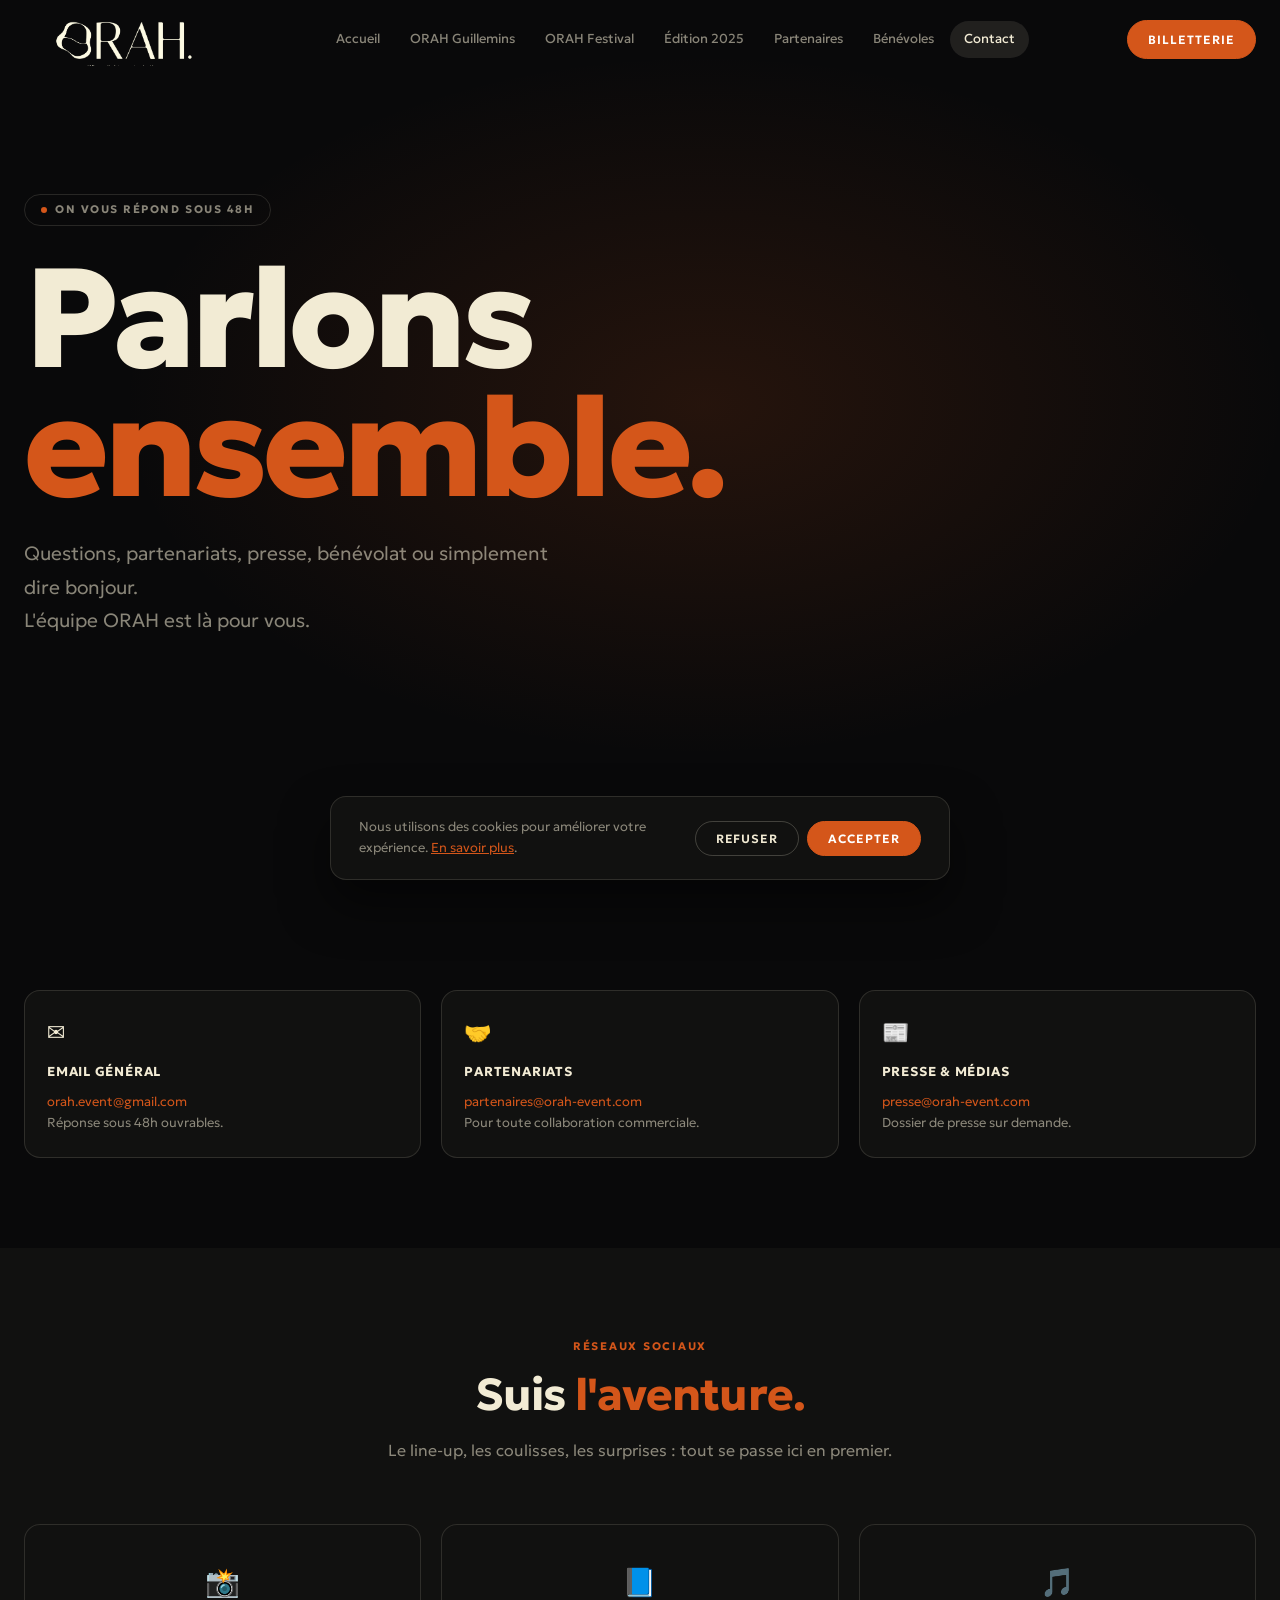
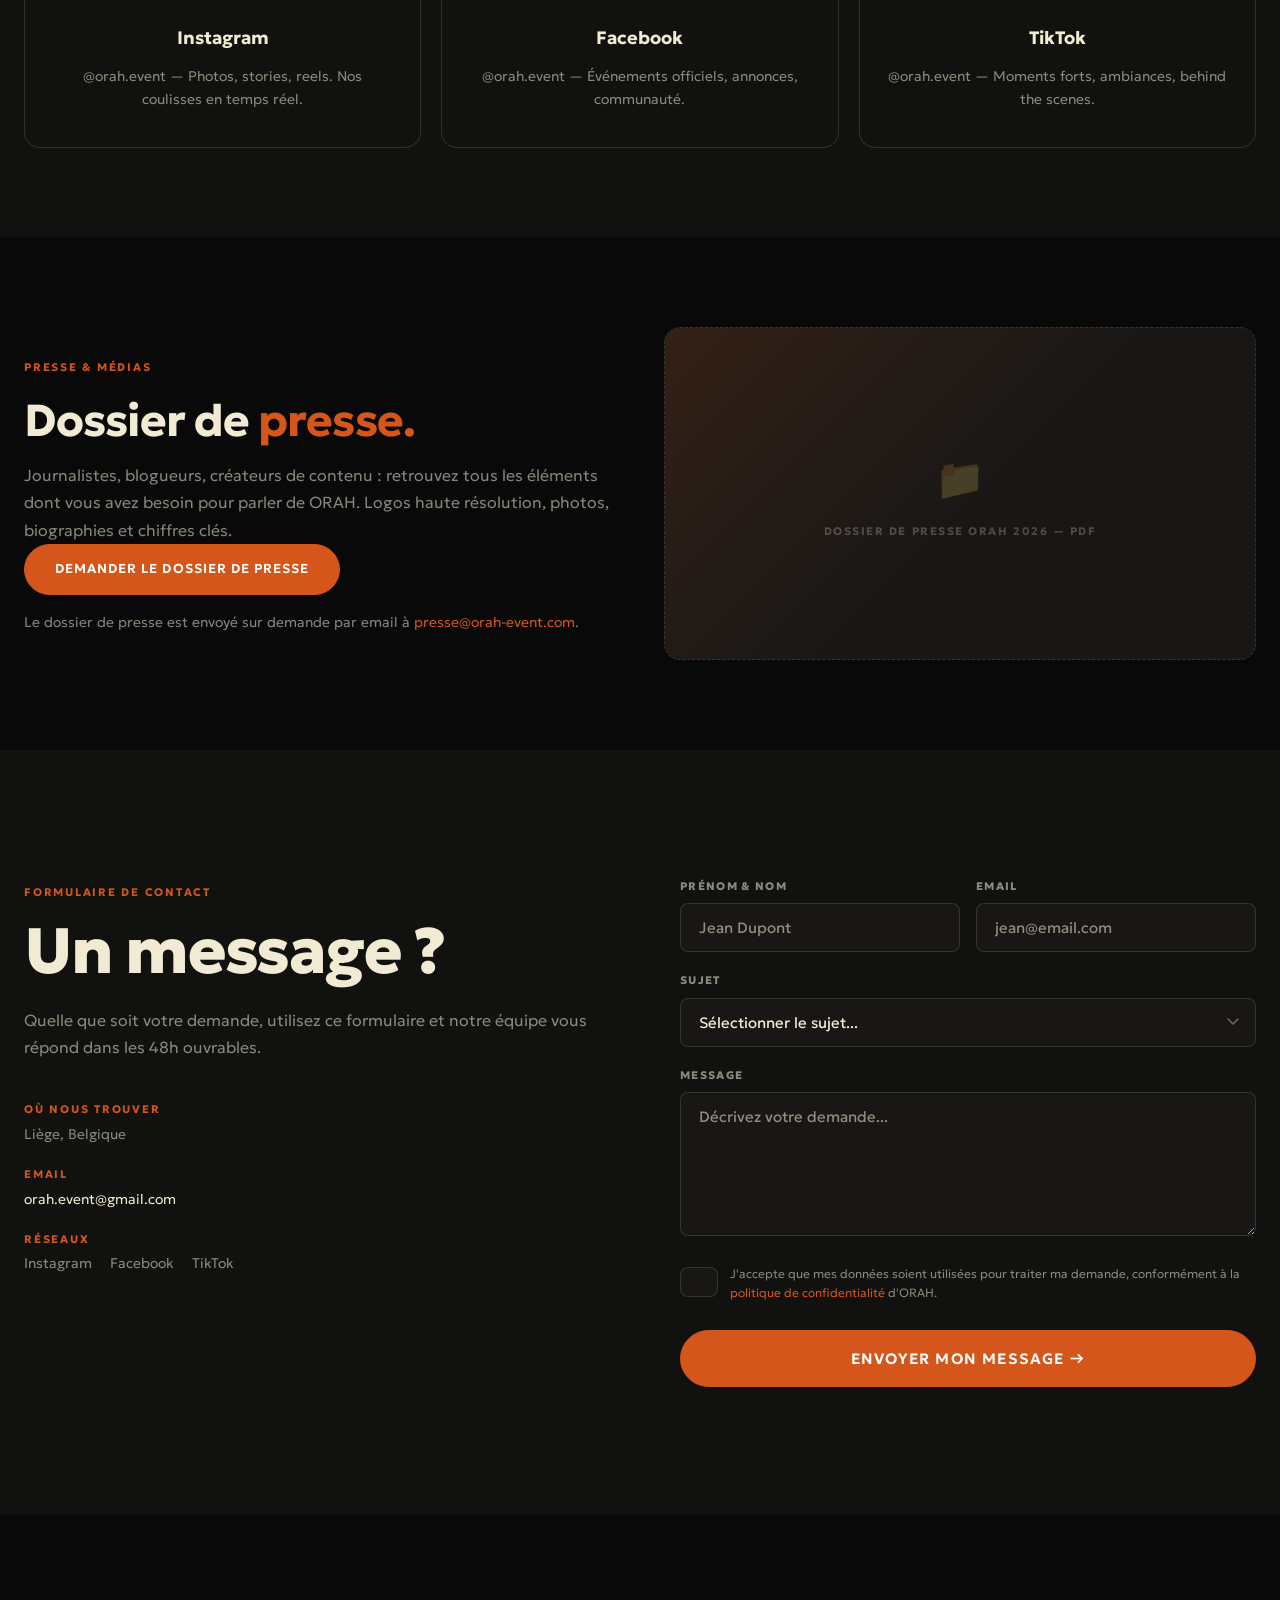
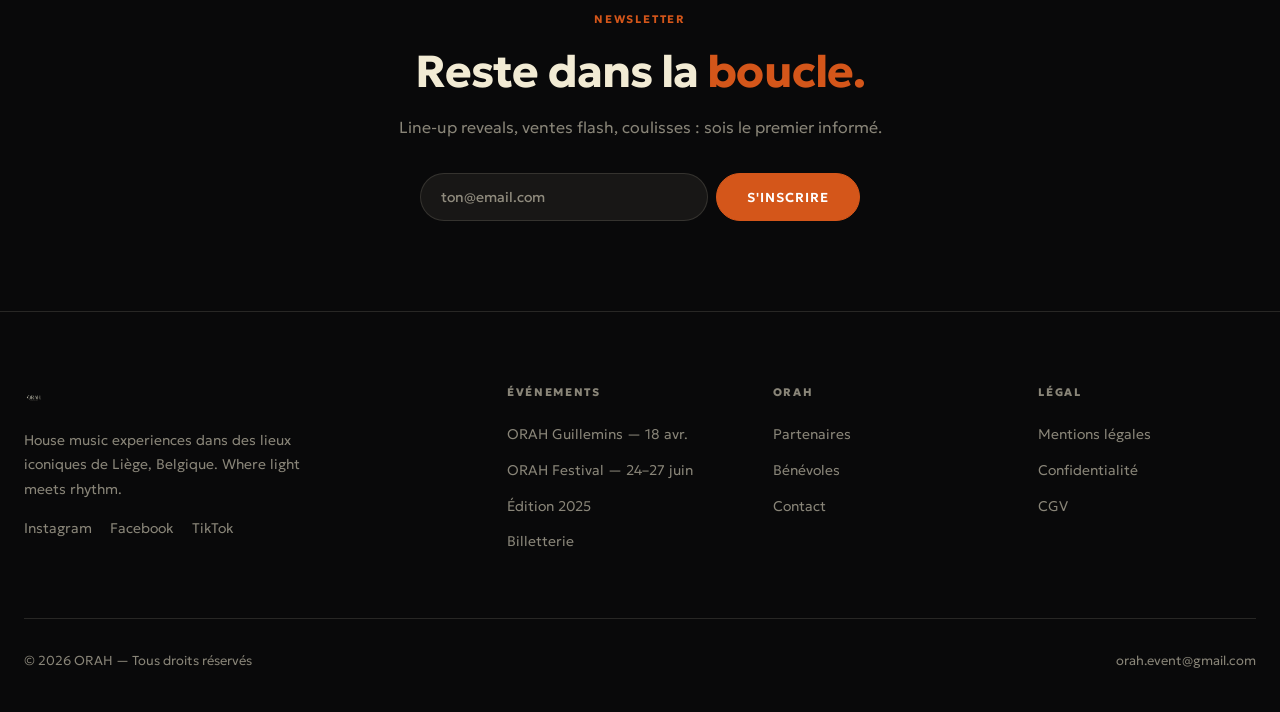
<file: contact.html>
<!DOCTYPE html>
<html lang="fr">
<head>
  <meta charset="UTF-8">
  <meta name="viewport" content="width=device-width, initial-scale=1.0">
  <title>Contact — ORAH Liège</title>
  <meta name="description" content="Contactez l'équipe ORAH. Presse, partenariats, bénévolat, questions générales. Rejoignez la communauté house music de Liège.">
  <meta property="og:title" content="Contact — ORAH Liège">
  <meta property="og:description" content="Contactez l'équipe ORAH pour toute question, partenariat ou demande presse.">
  <meta property="og:type" content="website">
  <link rel="canonical" href="https://orah-event.com/contact.html">
  <link rel="icon" type="image/png" href="assets/logos/Monogramme_orange_.png">
  <link rel="stylesheet" href="css/main.css">
</head>
<body>

<!-- HEADER -->
<header class="site-header">
  <div class="header-inner">
    <a href="index.html" class="header-logo">
      <img src="assets/logos/Logo_primaire_creme_.png" alt="ORAH">
    </a>
    <nav class="main-nav">
      <a href="index.html">Accueil</a>
      <a href="guillemins.html">ORAH Guillemins</a>
      <a href="festival.html">ORAH Festival</a>
      <a href="edition-2025.html">Édition 2025</a>
      <a href="partenaires.html">Partenaires</a>
      <a href="benevoles.html">Bénévoles</a>
      <a href="contact.html" class="active">Contact</a>
    </nav>
    <div class="header-actions">
      <a href="https://www.orah-event.com" class="btn btn-primary btn-sm" target="_blank" rel="noopener">Billetterie</a>
      <button class="hamburger" aria-label="Menu"><span></span><span></span><span></span></button>
    </div>
  </div>
</header>
<nav class="mobile-nav">
  <a href="index.html">Accueil</a>
  <a href="guillemins.html">ORAH Guillemins</a>
  <a href="festival.html">ORAH Festival</a>
  <a href="edition-2025.html">Édition 2025</a>
  <a href="partenaires.html">Partenaires</a>
  <a href="benevoles.html">Bénévoles</a>
  <a href="contact.html">Contact</a>
  <a href="https://www.orah-event.com" class="btn btn-primary mt40" target="_blank" rel="noopener">Billetterie →</a>
</nav>

<!-- HERO -->
<section class="hero">
  <div class="hero-glow"></div>
  <div class="wrap hero-content">
    <div class="eyebrow">
      <span class="eyebrow-dot"></span>
      <span class="eyebrow-text">On vous répond sous 48h</span>
    </div>
    <h1 class="disp-1 hero-title">
      Parlons<br><span class="text-orange">ensemble.</span>
    </h1>
    <p class="body-lg hero-sub">
      Questions, partenariats, presse, bénévolat ou simplement dire bonjour.<br>
      L'équipe ORAH est là pour vous.
    </p>
  </div>
</section>

<!-- CONTACT RAPIDE -->
<section class="section-sm">
  <div class="wrap">
    <div class="grid-3 reveal">
      <div class="info-card">
        <div class="info-icon">✉️</div>
        <div class="info-title">Email général</div>
        <p class="info-text"><a href="mailto:orah.event@gmail.com" style="color:var(--orange);">orah.event@gmail.com</a><br>Réponse sous 48h ouvrables.</p>
      </div>
      <div class="info-card">
        <div class="info-icon">🤝</div>
        <div class="info-title">Partenariats</div>
        <p class="info-text"><a href="mailto:partenaires@orah-event.com" style="color:var(--orange);">partenaires@orah-event.com</a><br>Pour toute collaboration commerciale.</p>
      </div>
      <div class="info-card" id="presse">
        <div class="info-icon">📰</div>
        <div class="info-title">Presse & Médias</div>
        <p class="info-text"><a href="mailto:presse@orah-event.com" style="color:var(--orange);">presse@orah-event.com</a><br>Dossier de presse sur demande.</p>
      </div>
    </div>
  </div>
</section>

<!-- RÉSEAUX SOCIAUX -->
<section class="section-sm bg-alt">
  <div class="wrap">
    <div class="sec-head sec-head-center reveal">
      <span class="label">Réseaux sociaux</span>
      <h2 class="h1">Suis <span class="text-orange">l'aventure.</span></h2>
      <p>Le line-up, les coulisses, les surprises : tout se passe ici en premier.</p>
    </div>
    <div class="grid-3 reveal">
      <a href="https://www.instagram.com/orah_event/" target="_blank" rel="noopener" class="pillar" style="text-decoration:none; text-align:center;">
        <div class="pillar-icon">📸</div>
        <div class="pillar-title">Instagram</div>
        <p class="pillar-desc">@orah.event — Photos, stories, reels. Nos coulisses en temps réel.</p>
      </a>
      <a href="https://www.facebook.com/people/ORAH/61573648333720/" target="_blank" rel="noopener" class="pillar" style="text-decoration:none; text-align:center;">
        <div class="pillar-icon">📘</div>
        <div class="pillar-title">Facebook</div>
        <p class="pillar-desc">@orah.event — Événements officiels, annonces, communauté.</p>
      </a>
      <a href="https://www.tiktok.com/@orahevent" target="_blank" rel="noopener" class="pillar" style="text-decoration:none; text-align:center;">
        <div class="pillar-icon">🎵</div>
        <div class="pillar-title">TikTok</div>
        <p class="pillar-desc">@orah.event — Moments forts, ambiances, behind the scenes.</p>
      </a>
    </div>
  </div>
</section>

<!-- PRESS KIT -->
<section class="section-sm">
  <div class="wrap">
    <div style="display:grid; grid-template-columns:1fr 1fr; gap:48px; align-items:center;">
      <div class="reveal">
        <span class="label text-orange">Presse & Médias</span>
        <h2 class="h1 mt16">Dossier de <span class="text-orange">presse.</span></h2>
        <p class="body-md text-muted mt16">
          Journalistes, blogueurs, créateurs de contenu : retrouvez tous les éléments dont vous avez besoin pour parler de ORAH. Logos haute résolution, photos, biographies et chiffres clés.
        </p>
        <div class="btn-group mt32">
          <a href="mailto:presse@orah-event.com?subject=Demande dossier de presse ORAH 2026" class="btn btn-primary">Demander le dossier de presse</a>
        </div>
        <p class="body-sm mt16">Le dossier de presse est envoyé sur demande par email à <a href="mailto:presse@orah-event.com" style="color:var(--orange);">presse@orah-event.com</a>.</p>
      </div>
      <div class="reveal rd2">
        <div class="placeholder ph-16-9">
          <div class="placeholder-icon">📁</div>
          <span class="placeholder-label">Dossier de presse ORAH 2026 — PDF</span>
        </div>
      </div>
    </div>
  </div>
</section>

<!-- FORMULAIRE CONTACT -->
<section class="section bg-alt">
  <div class="wrap">
    <div class="split-2-start">
      <div class="reveal">
        <span class="label text-orange">Formulaire de contact</span>
        <h2 class="disp-3 mt16">Un message ?</h2>
        <p class="body-md text-muted mt24">
          Quelle que soit votre demande, utilisez ce formulaire et notre équipe vous répond dans les 48h ouvrables.
        </p>

        <div class="mt40" style="display:flex; flex-direction:column; gap:20px;">
          <div>
            <div class="label" style="color:var(--orange); margin-bottom:4px;">Où nous trouver</div>
            <p class="body-sm">Liège, Belgique</p>
          </div>
          <div>
            <div class="label" style="color:var(--orange); margin-bottom:4px;">Email</div>
            <p class="body-sm"><a href="mailto:orah.event@gmail.com" style="color:var(--cream);">orah.event@gmail.com</a></p>
          </div>
          <div>
            <div class="label" style="color:var(--orange); margin-bottom:4px;">Réseaux</div>
            <div class="footer-socials" style="margin-top:4px;">
              <a href="https://www.instagram.com/orah_event/" target="_blank" rel="noopener">Instagram</a>
              <a href="https://www.facebook.com/people/ORAH/61573648333720/" target="_blank" rel="noopener">Facebook</a>
              <a href="https://www.tiktok.com/@orahevent" target="_blank" rel="noopener">TikTok</a>
            </div>
          </div>
        </div>
      </div>

      <div class="reveal rd2">
        <form data-form action="#" method="post">
          <div class="form-row-2">
            <div class="form-field">
              <label for="c-name">Prénom & Nom</label>
              <input type="text" id="c-name" name="name" placeholder="Jean Dupont" required>
            </div>
            <div class="form-field">
              <label for="c-email">Email</label>
              <input type="email" id="c-email" name="email" placeholder="jean@email.com" required>
            </div>
          </div>
          <div class="form-field">
            <label for="c-subject">Sujet</label>
            <select id="c-subject" name="subject">
              <option value="">Sélectionner le sujet...</option>
              <option>Question générale</option>
              <option>Billetterie / Achat</option>
              <option>Partenariat / Sponsoring</option>
              <option>Bénévolat</option>
              <option>Presse / Médias</option>
              <option>Code riverain Guillemins</option>
              <option>Autre</option>
            </select>
          </div>
          <div class="form-field">
            <label for="c-message">Message</label>
            <textarea id="c-message" name="message" rows="6" placeholder="Décrivez votre demande..." required></textarea>
          </div>
          <div class="form-field" style="display:flex; align-items:flex-start; gap:12px;">
            <input type="checkbox" id="c-gdpr" name="gdpr" required style="width:auto; margin-top:3px;">
            <label for="c-gdpr" style="font-size:12px; color:var(--cream-muted); text-transform:none; letter-spacing:0; font-weight:300;">
              J'accepte que mes données soient utilisées pour traiter ma demande, conformément à la <a href="mentions-legales.html#confidentialite" style="color:var(--orange);">politique de confidentialité</a> d'ORAH.
            </label>
          </div>
          <button type="submit" class="btn btn-primary btn-lg" style="width:100%;">Envoyer mon message →</button>
        </form>
      </div>
    </div>
  </div>
</section>

<!-- CTA NEWSLETTER -->
<section class="section-sm">
  <div class="wrap">
    <div class="newsletter-wrap reveal">
      <span class="label text-orange">Newsletter</span>
      <h2 class="h1 mt16">Reste dans la <span class="text-orange">boucle.</span></h2>
      <p class="body-md text-muted mt16">Line-up reveals, ventes flash, coulisses : sois le premier informé.</p>
      <form class="newsletter-form" action="#" method="post">
        <input type="email" name="email" placeholder="ton@email.com" required>
        <button type="submit" class="btn btn-primary">S'inscrire</button>
      </form>
    </div>
  </div>
</section>

<!-- FOOTER -->
<footer class="site-footer">
  <div class="wrap">
    <div class="footer-top">
      <div class="footer-brand">
        <img src="assets/logos/Logo_primaire_creme_.png" alt="ORAH" style="height:28px;">
        <p class="footer-brand-desc">House music experiences dans des lieux iconiques de Liège, Belgique. Where light meets rhythm.</p>
        <div class="footer-socials mt16">
          <a href="https://www.instagram.com/orah_event/" target="_blank" rel="noopener">Instagram</a>
          <a href="https://www.facebook.com/people/ORAH/61573648333720/" target="_blank" rel="noopener">Facebook</a>
          <a href="https://www.tiktok.com/@orahevent" target="_blank" rel="noopener">TikTok</a>
        </div>
      </div>
      <div class="footer-col">
        <h4>Événements</h4>
        <ul>
          <li><a href="guillemins.html">ORAH Guillemins — 18 avr.</a></li>
          <li><a href="festival.html">ORAH Festival — 24–27 juin</a></li>
          <li><a href="edition-2025.html">Édition 2025</a></li>
          <li><a href="https://www.orah-event.com" target="_blank" rel="noopener">Billetterie</a></li>
        </ul>
      </div>
      <div class="footer-col">
        <h4>ORAH</h4>
        <ul>
          <li><a href="partenaires.html">Partenaires</a></li>
          <li><a href="benevoles.html">Bénévoles</a></li>
          <li><a href="contact.html">Contact</a></li>
        </ul>
      </div>
      <div class="footer-col">
        <h4>Légal</h4>
        <ul>
          <li><a href="mentions-legales.html">Mentions légales</a></li>
          <li><a href="mentions-legales.html#confidentialite">Confidentialité</a></li>
          <li><a href="mentions-legales.html#cgv">CGV</a></li>
        </ul>
      </div>
    </div>
    <div class="footer-bottom">
      <span>© 2026 ORAH — Tous droits réservés</span>
      <span>orah.event@gmail.com</span>
    </div>
  </div>
</footer>

<div class="cookie-banner" role="dialog" aria-label="Gestion des cookies">
  <p>Nous utilisons des cookies pour améliorer votre expérience. <a href="mentions-legales.html#cookies">En savoir plus</a>.</p>
  <div class="cookie-actions">
    <button class="btn btn-sm btn-outline cookie-decline">Refuser</button>
    <button class="btn btn-sm btn-primary cookie-accept">Accepter</button>
  </div>
</div>

<script src="js/main.js"></script>
</body>
</html>
</file>
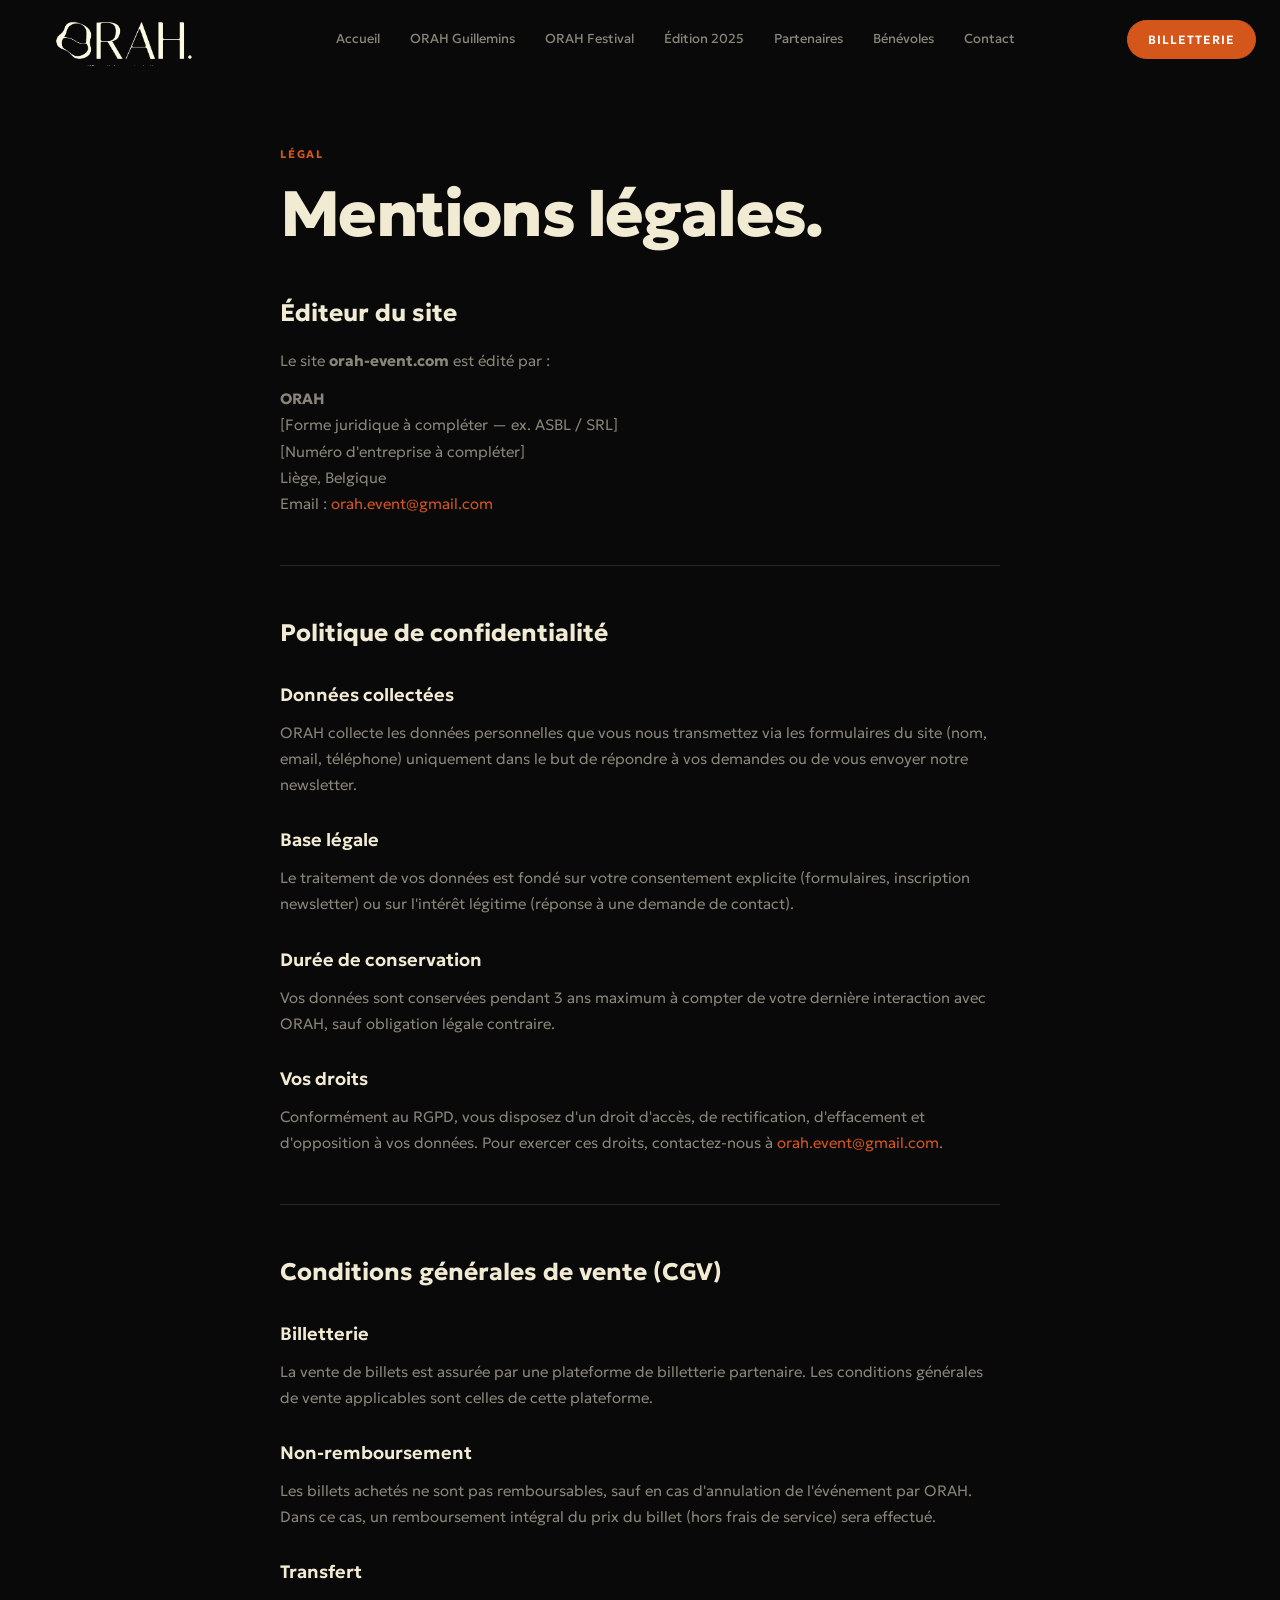
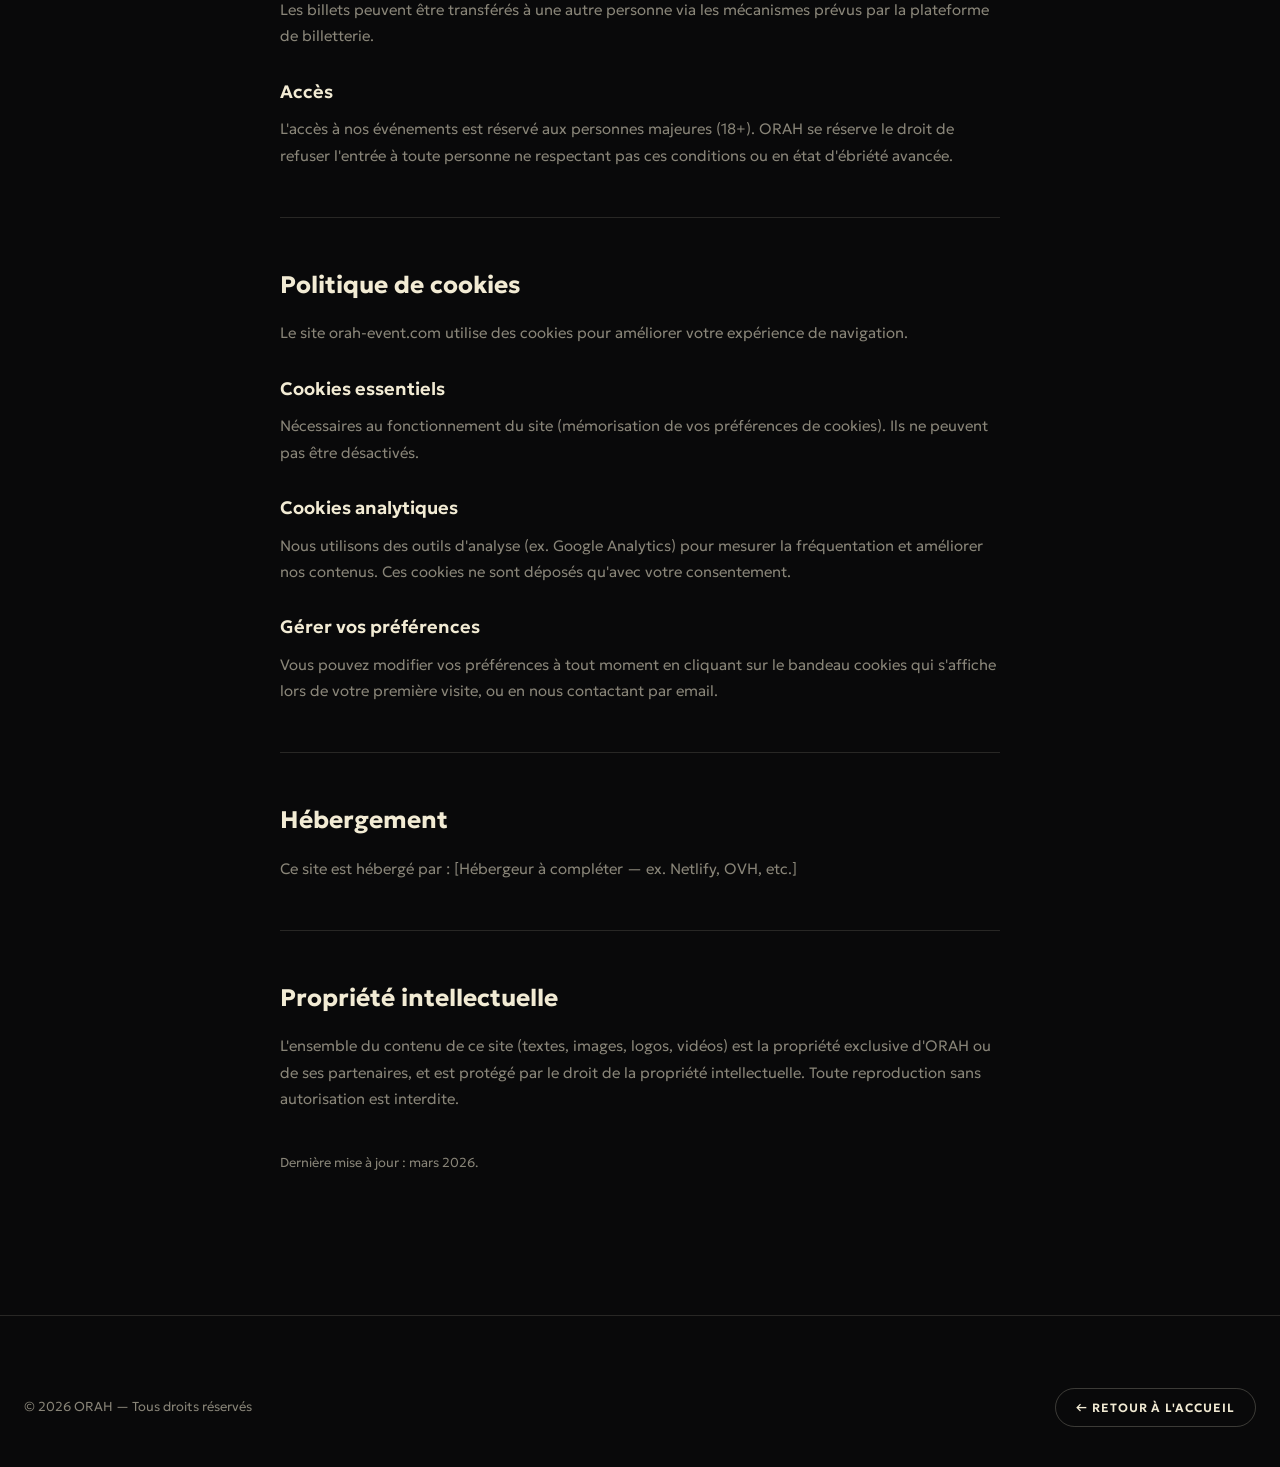
<file: mentions-legales.html>
<!DOCTYPE html>
<html lang="fr">
<head>
  <meta charset="UTF-8">
  <meta name="viewport" content="width=device-width, initial-scale=1.0">
  <title>Mentions légales — ORAH</title>
  <meta name="robots" content="noindex">
  <link rel="icon" type="image/png" href="assets/logos/Monogramme_orange_.png">
  <link rel="stylesheet" href="css/main.css">
  <style>
    .legal-body { max-width: 720px; margin-inline: auto; }
    .legal-body h2 { font-size: 24px; font-weight: 700; margin-top: 48px; margin-bottom: 16px; padding-top: 48px; border-top: 1px solid var(--border); }
    .legal-body h2:first-of-type { border-top: none; padding-top: 0; }
    .legal-body h3 { font-size: 18px; font-weight: 600; margin-top: 28px; margin-bottom: 10px; }
    .legal-body p, .legal-body li { font-size: 15px; color: var(--cream-muted); line-height: 1.75; margin-bottom: 12px; }
    .legal-body ul { list-style: disc; padding-left: 20px; }
    .legal-body a { color: var(--orange); }
  </style>
</head>
<body>
<header class="site-header">
  <div class="header-inner">
    <a href="index.html" class="header-logo"><img src="assets/logos/Logo_primaire_creme_.png" alt="ORAH"></a>
    <nav class="main-nav">
      <a href="index.html">Accueil</a>
      <a href="guillemins.html">ORAH Guillemins</a>
      <a href="festival.html">ORAH Festival</a>
      <a href="edition-2025.html">Édition 2025</a>
      <a href="partenaires.html">Partenaires</a>
      <a href="benevoles.html">Bénévoles</a>
      <a href="contact.html">Contact</a>
    </nav>
    <div class="header-actions">
      <a href="https://www.orah-event.com" class="btn btn-primary btn-sm" target="_blank" rel="noopener">Billetterie</a>
      <button class="hamburger" aria-label="Menu"><span></span><span></span><span></span></button>
    </div>
  </div>
</header>
<nav class="mobile-nav">
  <a href="index.html">Accueil</a><a href="guillemins.html">ORAH Guillemins</a><a href="festival.html">ORAH Festival</a>
  <a href="edition-2025.html">Édition 2025</a><a href="partenaires.html">Partenaires</a><a href="benevoles.html">Bénévoles</a>
  <a href="contact.html">Contact</a>
</nav>

<section class="section" style="padding-top:calc(var(--nav-h) + 60px);">
  <div class="wrap">
    <div class="legal-body">
      <span class="label text-orange">Légal</span>
      <h1 class="disp-3 mt16 mb40">Mentions légales.</h1>

      <h2>Éditeur du site</h2>
      <p>Le site <strong>orah-event.com</strong> est édité par :</p>
      <p>
        <strong>ORAH</strong><br>
        [Forme juridique à compléter — ex. ASBL / SRL]<br>
        [Numéro d'entreprise à compléter]<br>
        Liège, Belgique<br>
        Email : <a href="mailto:orah.event@gmail.com">orah.event@gmail.com</a>
      </p>

      <h2 id="confidentialite">Politique de confidentialité</h2>
      <h3>Données collectées</h3>
      <p>ORAH collecte les données personnelles que vous nous transmettez via les formulaires du site (nom, email, téléphone) uniquement dans le but de répondre à vos demandes ou de vous envoyer notre newsletter.</p>
      <h3>Base légale</h3>
      <p>Le traitement de vos données est fondé sur votre consentement explicite (formulaires, inscription newsletter) ou sur l'intérêt légitime (réponse à une demande de contact).</p>
      <h3>Durée de conservation</h3>
      <p>Vos données sont conservées pendant 3 ans maximum à compter de votre dernière interaction avec ORAH, sauf obligation légale contraire.</p>
      <h3>Vos droits</h3>
      <p>Conformément au RGPD, vous disposez d'un droit d'accès, de rectification, d'effacement et d'opposition à vos données. Pour exercer ces droits, contactez-nous à <a href="mailto:orah.event@gmail.com">orah.event@gmail.com</a>.</p>

      <h2 id="cgv">Conditions générales de vente (CGV)</h2>
      <h3>Billetterie</h3>
      <p>La vente de billets est assurée par une plateforme de billetterie partenaire. Les conditions générales de vente applicables sont celles de cette plateforme.</p>
      <h3>Non-remboursement</h3>
      <p>Les billets achetés ne sont pas remboursables, sauf en cas d'annulation de l'événement par ORAH. Dans ce cas, un remboursement intégral du prix du billet (hors frais de service) sera effectué.</p>
      <h3>Transfert</h3>
      <p>Les billets peuvent être transférés à une autre personne via les mécanismes prévus par la plateforme de billetterie.</p>
      <h3>Accès</h3>
      <p>L'accès à nos événements est réservé aux personnes majeures (18+). ORAH se réserve le droit de refuser l'entrée à toute personne ne respectant pas ces conditions ou en état d'ébriété avancée.</p>

      <h2 id="cookies">Politique de cookies</h2>
      <p>Le site orah-event.com utilise des cookies pour améliorer votre expérience de navigation.</p>
      <h3>Cookies essentiels</h3>
      <p>Nécessaires au fonctionnement du site (mémorisation de vos préférences de cookies). Ils ne peuvent pas être désactivés.</p>
      <h3>Cookies analytiques</h3>
      <p>Nous utilisons des outils d'analyse (ex. Google Analytics) pour mesurer la fréquentation et améliorer nos contenus. Ces cookies ne sont déposés qu'avec votre consentement.</p>
      <h3>Gérer vos préférences</h3>
      <p>Vous pouvez modifier vos préférences à tout moment en cliquant sur le bandeau cookies qui s'affiche lors de votre première visite, ou en nous contactant par email.</p>

      <h2>Hébergement</h2>
      <p>Ce site est hébergé par : [Hébergeur à compléter — ex. Netlify, OVH, etc.]</p>

      <h2>Propriété intellectuelle</h2>
      <p>L'ensemble du contenu de ce site (textes, images, logos, vidéos) est la propriété exclusive d'ORAH ou de ses partenaires, et est protégé par le droit de la propriété intellectuelle. Toute reproduction sans autorisation est interdite.</p>

      <p class="mt40" style="font-size:13px;">Dernière mise à jour : mars 2026.</p>
    </div>
  </div>
</section>

<footer class="site-footer">
  <div class="wrap">
    <div class="footer-bottom" style="border-top:none; padding-top:0;">
      <span>© 2026 ORAH — Tous droits réservés</span>
      <a href="index.html" class="btn btn-sm btn-outline">← Retour à l'accueil</a>
    </div>
  </div>
</footer>
<script src="js/main.js"></script>
</body>
</html>
</file>
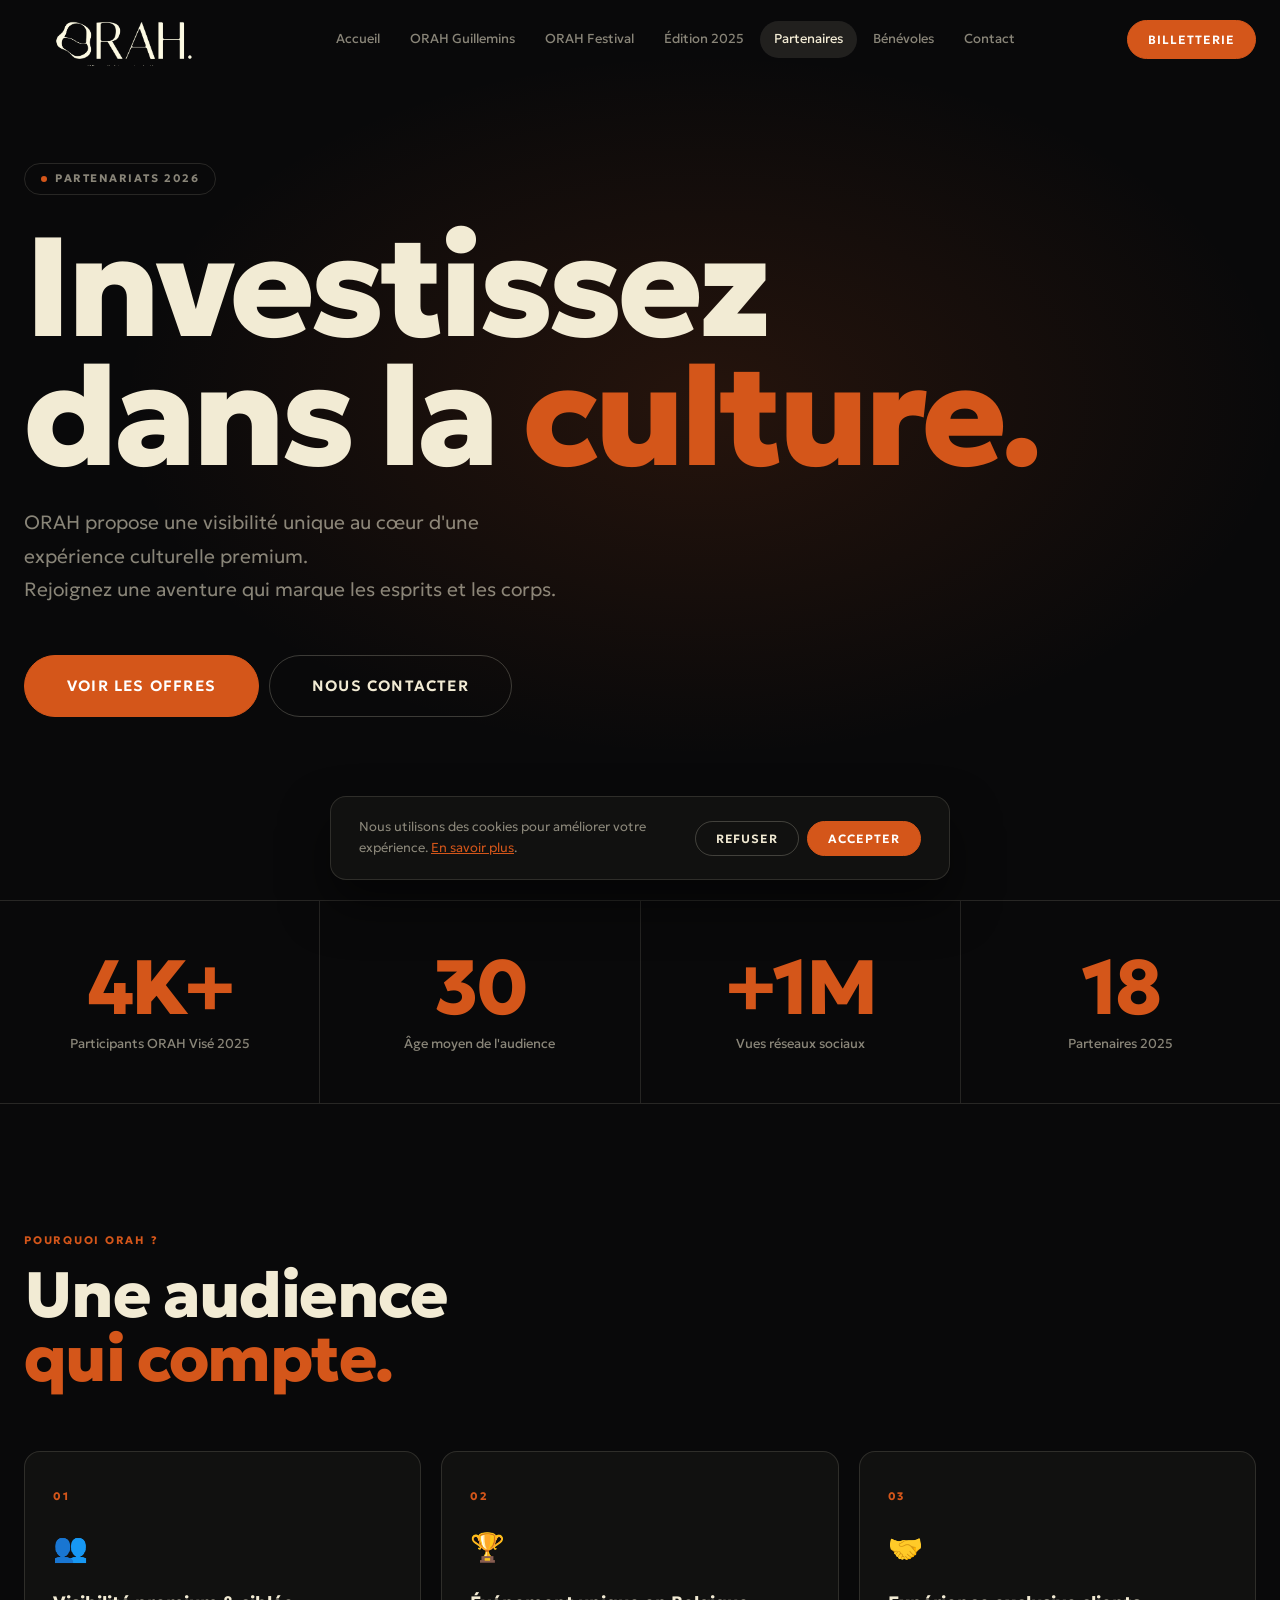
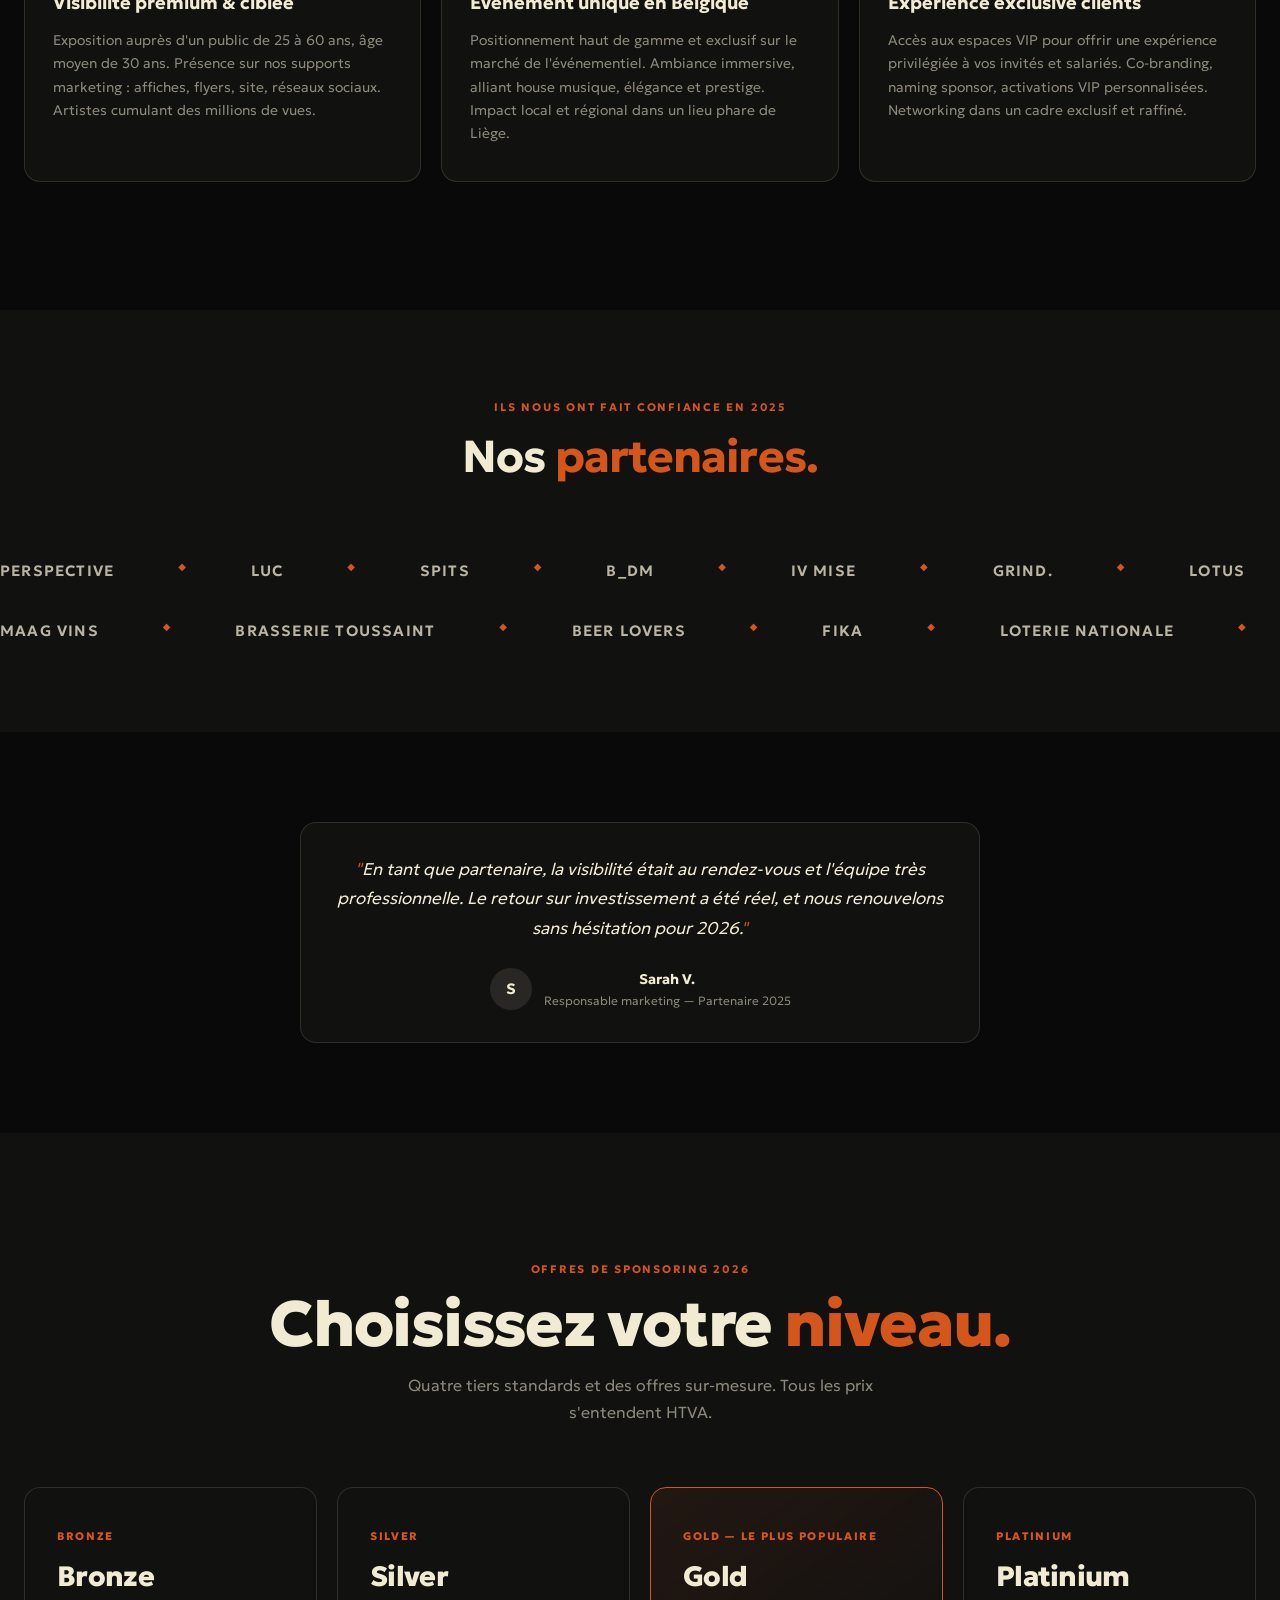
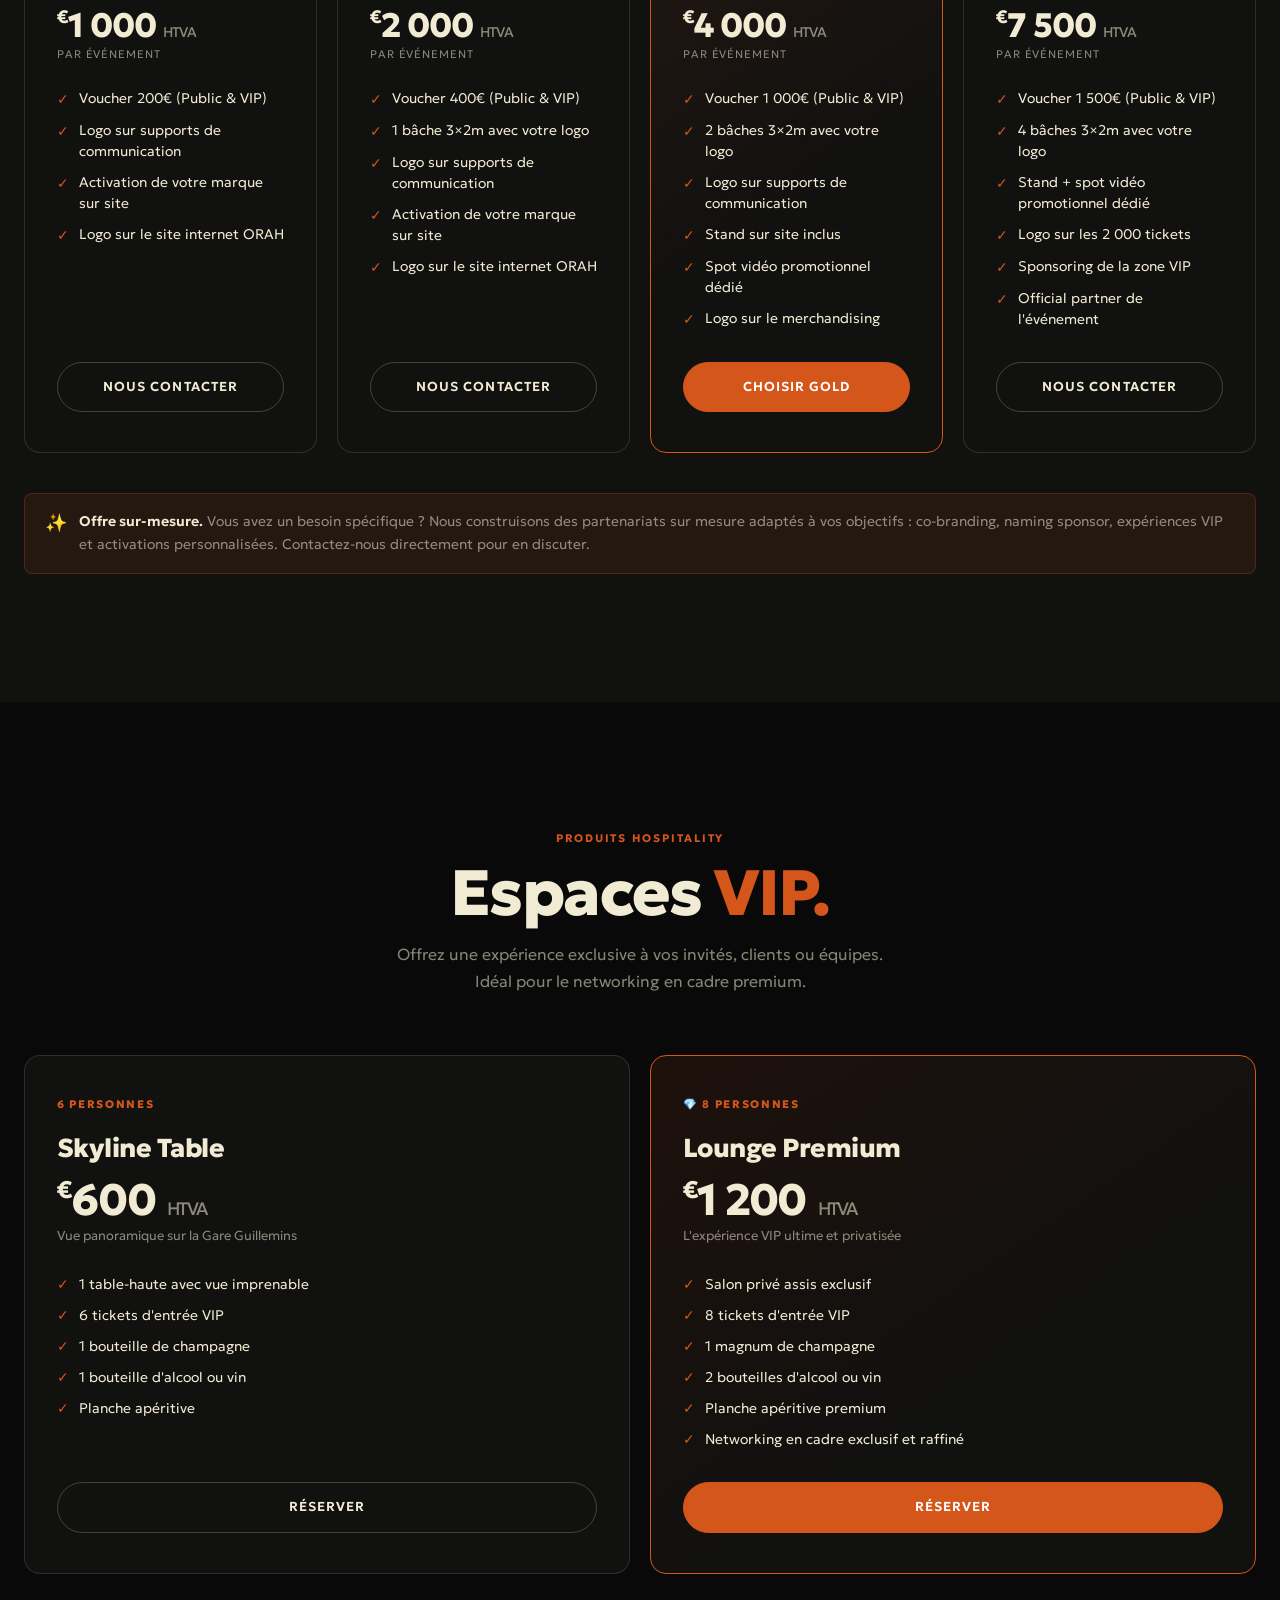
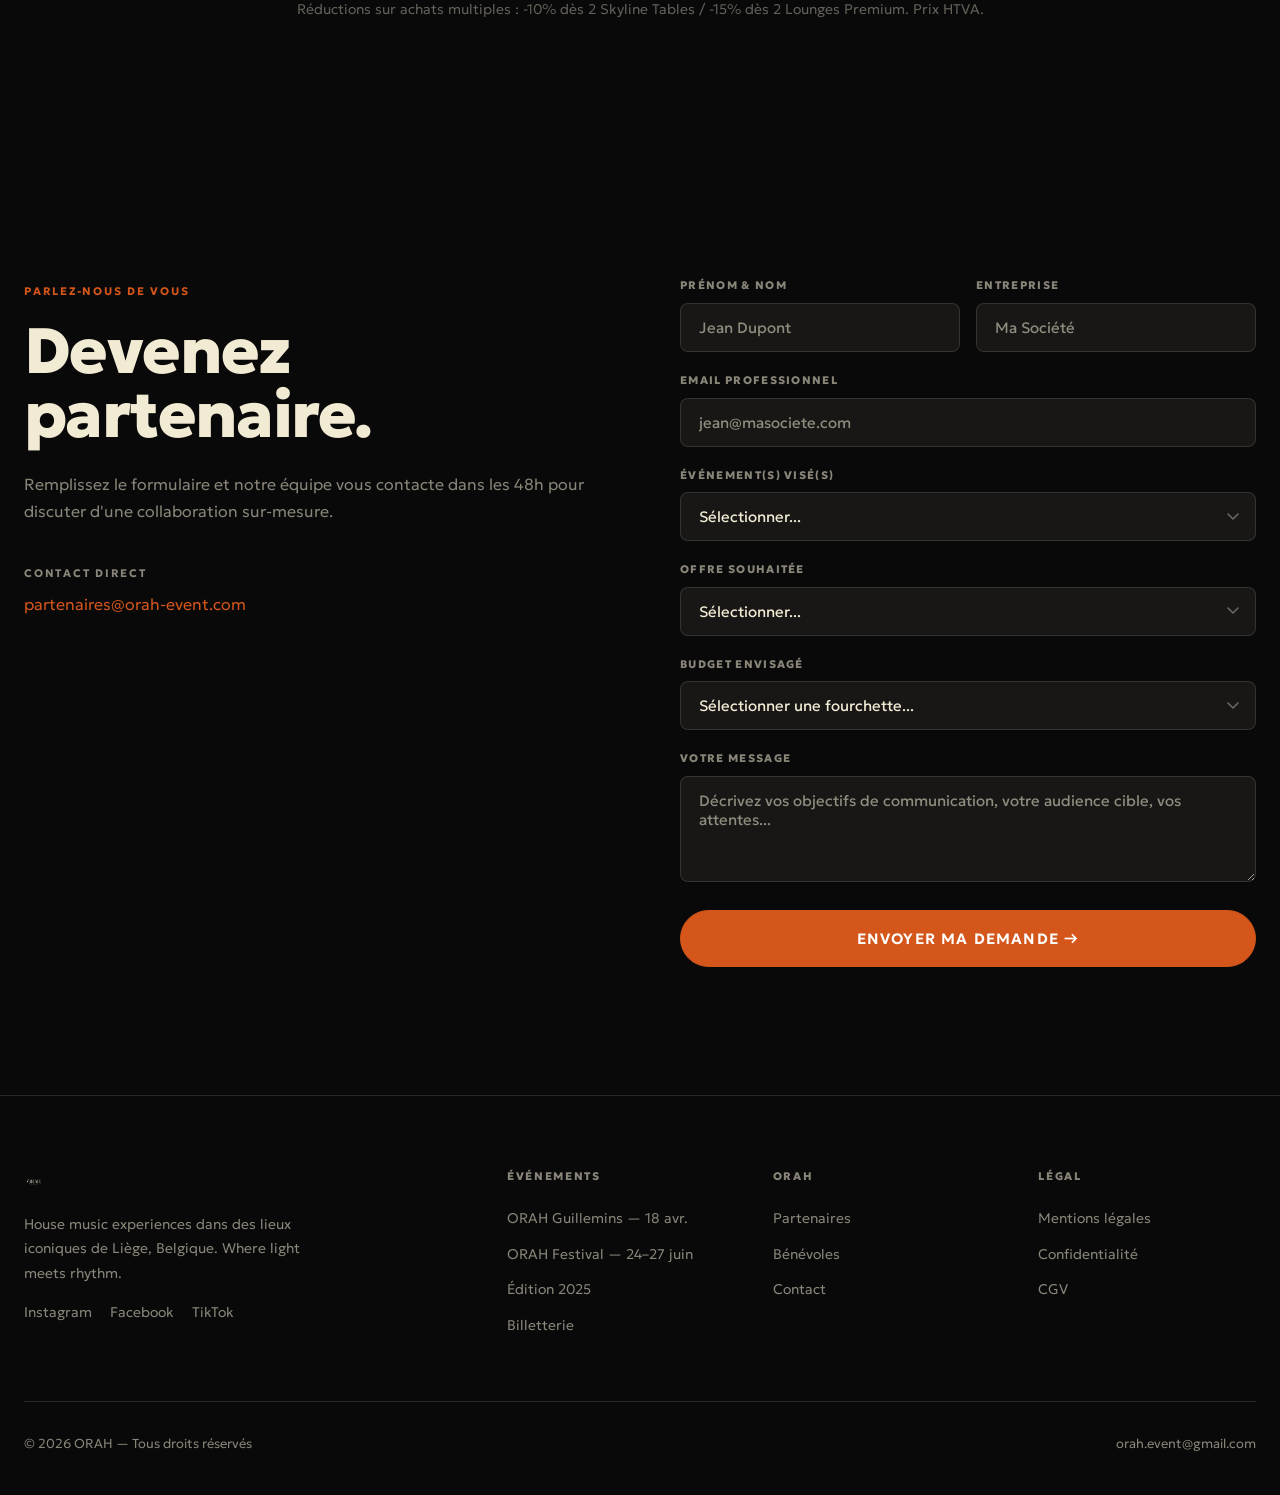
<file: partenaires.html>
<!DOCTYPE html>
<html lang="fr">
<head>
  <meta charset="UTF-8">
  <meta name="viewport" content="width=device-width, initial-scale=1.0">
  <title>Partenaires — ORAH 2026 | Devenez partenaire</title>
  <meta name="description" content="Devenez partenaire ORAH 2026. Visibilité premium, audience engagée, impact culturel à Liège. Découvrez nos offres de partenariat pour ORAH Guillemins et ORAH Festival.">
  <meta property="og:title" content="Partenaires ORAH 2026 — Devenez partenaire">
  <meta property="og:description" content="Rejoignez l'aventure ORAH 2026 en tant que partenaire. Audience engagée, visibilité premium, impact culturel.">
  <meta property="og:type" content="website">
  <link rel="canonical" href="https://orah-event.com/partenaires.html">
  <link rel="icon" type="image/png" href="assets/logos/Monogramme_orange_.png">
  <link rel="stylesheet" href="css/main.css">
</head>
<body>

<!-- HEADER -->
<header class="site-header">
  <div class="header-inner">
    <a href="index.html" class="header-logo">
      <img src="assets/logos/Logo_primaire_creme_.png" alt="ORAH">
    </a>
    <nav class="main-nav">
      <a href="index.html">Accueil</a>
      <a href="guillemins.html">ORAH Guillemins</a>
      <a href="festival.html">ORAH Festival</a>
      <a href="edition-2025.html">Édition 2025</a>
      <a href="partenaires.html" class="active">Partenaires</a>
      <a href="benevoles.html">Bénévoles</a>
      <a href="contact.html">Contact</a>
    </nav>
    <div class="header-actions">
      <a href="https://www.orah-event.com" class="btn btn-primary btn-sm" target="_blank" rel="noopener">Billetterie</a>
      <button class="hamburger" aria-label="Menu"><span></span><span></span><span></span></button>
    </div>
  </div>
</header>
<nav class="mobile-nav">
  <a href="index.html">Accueil</a>
  <a href="guillemins.html">ORAH Guillemins</a>
  <a href="festival.html">ORAH Festival</a>
  <a href="edition-2025.html">Édition 2025</a>
  <a href="partenaires.html">Partenaires</a>
  <a href="benevoles.html">Bénévoles</a>
  <a href="contact.html">Contact</a>
  <a href="https://www.orah-event.com" class="btn btn-primary mt40" target="_blank" rel="noopener">Billetterie →</a>
</nav>

<!-- HERO -->
<section class="hero">
  <div class="hero-glow"></div>
  <div class="wrap hero-content">
    <div class="eyebrow">
      <span class="eyebrow-dot"></span>
      <span class="eyebrow-text">Partenariats 2026</span>
    </div>
    <h1 class="disp-1 hero-title">
      Investissez<br>dans la <span class="text-orange">culture.</span>
    </h1>
    <p class="body-lg hero-sub">
      ORAH propose une visibilité unique au cœur d'une expérience culturelle premium.<br>
      Rejoignez une aventure qui marque les esprits et les corps.
    </p>
    <div class="btn-group">
      <a href="#offres" class="btn btn-primary btn-lg">Voir les offres</a>
      <a href="#contact-form" class="btn btn-outline btn-lg">Nous contacter</a>
    </div>
  </div>
</section>

<!-- STATS -->
<div class="stats-bar">
  <div class="stat">
    <div class="stat-num">4K+</div>
    <div class="stat-lbl">Participants ORAH Visé 2025</div>
  </div>
  <div class="stat">
    <div class="stat-num">30</div>
    <div class="stat-lbl">Âge moyen de l'audience</div>
  </div>
  <div class="stat">
    <div class="stat-num">+1M</div>
    <div class="stat-lbl">Vues réseaux sociaux</div>
  </div>
  <div class="stat">
    <div class="stat-num" data-val="20">20</div>
    <div class="stat-lbl">Partenaires 2025</div>
  </div>
</div>

<!-- POURQUOI PARTNAIRE -->
<section class="section">
  <div class="wrap">
    <div class="sec-head reveal">
      <span class="label">Pourquoi ORAH ?</span>
      <h2 class="disp-3">Une audience<br><span class="text-orange">qui compte.</span></h2>
    </div>
    <div class="grid-3">
      <div class="pillar reveal rd1">
        <div class="pillar-num">01</div>
        <div class="pillar-icon">👥</div>
        <div class="pillar-title">Visibilité premium & ciblée</div>
        <p class="pillar-desc">Exposition auprès d'un public de 25 à 60 ans, âge moyen de 30 ans. Présence sur nos supports marketing : affiches, flyers, site, réseaux sociaux. Artistes cumulant des millions de vues.</p>
      </div>
      <div class="pillar reveal rd2">
        <div class="pillar-num">02</div>
        <div class="pillar-icon">🏆</div>
        <div class="pillar-title">Événement unique en Belgique</div>
        <p class="pillar-desc">Positionnement haut de gamme et exclusif sur le marché de l'événementiel. Ambiance immersive, alliant house musique, élégance et prestige. Impact local et régional dans un lieu phare de Liège.</p>
      </div>
      <div class="pillar reveal rd3">
        <div class="pillar-num">03</div>
        <div class="pillar-icon">🤝</div>
        <div class="pillar-title">Expérience exclusive clients</div>
        <p class="pillar-desc">Accès aux espaces VIP pour offrir une expérience privilégiée à vos invités et salariés. Co-branding, naming sponsor, activations VIP personnalisées. Networking dans un cadre exclusif et raffiné.</p>
      </div>
    </div>
  </div>
</section>

<!-- PARTENAIRES 2025 -->
<section class="section-sm bg-alt">
  <div class="wrap">
    <div class="sec-head sec-head-center reveal">
      <span class="label">Ils nous ont fait confiance en 2025</span>
      <h2 class="h1">Nos <span class="text-orange">partenaires.</span></h2>
    </div>
  </div>
  <!-- Ligne 1 — gauche -->
  <div class="sponsor-marquee-outer" style="margin-top:48px;">
    <div class="sponsor-marquee-track">
      <span>Perspective</span><span class="dot">◆</span>
      <span>LUC</span><span class="dot">◆</span>
      <span>Spits</span><span class="dot">◆</span>
      <span>B_DM</span><span class="dot">◆</span>
      <span>IV Mise</span><span class="dot">◆</span>
      <span>Grind.</span><span class="dot">◆</span>
      <span>Lotus</span><span class="dot">◆</span>
      <span>Imprim</span><span class="dot">◆</span>
      <span>Genet</span><span class="dot">◆</span>
      <span>Frango Invest</span><span class="dot">◆</span>
      <!-- Doublon pour boucle infinie -->
      <span>Perspective</span><span class="dot">◆</span>
      <span>LUC</span><span class="dot">◆</span>
      <span>Spits</span><span class="dot">◆</span>
      <span>B_DM</span><span class="dot">◆</span>
      <span>IV Mise</span><span class="dot">◆</span>
      <span>Grind.</span><span class="dot">◆</span>
      <span>Lotus</span><span class="dot">◆</span>
      <span>Imprim</span><span class="dot">◆</span>
      <span>Genet</span><span class="dot">◆</span>
      <span>Frango Invest</span><span class="dot">◆</span>
    </div>
  </div>
  <!-- Ligne 2 — droite (sens inverse) -->
  <div class="sponsor-marquee-outer" style="margin-top:20px; padding-bottom:0;">
    <div class="sponsor-marquee-track reverse">
      <span>Maag Vins</span><span class="dot">◆</span>
      <span>Brasserie Toussaint</span><span class="dot">◆</span>
      <span>Beer Lovers</span><span class="dot">◆</span>
      <span>Fika</span><span class="dot">◆</span>
      <span>Loterie Nationale</span><span class="dot">◆</span>
      <span>Polette</span><span class="dot">◆</span>
      <span>SN Création</span><span class="dot">◆</span>
      <span>JardiTech</span><span class="dot">◆</span>
      <span>DSM</span><span class="dot">◆</span>
      <span>BasileInox</span><span class="dot">◆</span>
      <!-- Doublon pour boucle infinie -->
      <span>Maag Vins</span><span class="dot">◆</span>
      <span>Brasserie Toussaint</span><span class="dot">◆</span>
      <span>Beer Lovers</span><span class="dot">◆</span>
      <span>Fika</span><span class="dot">◆</span>
      <span>Loterie Nationale</span><span class="dot">◆</span>
      <span>Polette</span><span class="dot">◆</span>
      <span>SN Création</span><span class="dot">◆</span>
      <span>JardiTech</span><span class="dot">◆</span>
      <span>DSM</span><span class="dot">◆</span>
      <span>BasileInox</span><span class="dot">◆</span>
    </div>
  </div>
</section>

<!-- TÉMOIGNAGE PARTENAIRE -->
<section class="section-sm">
  <div class="wrap">
    <div style="max-width:680px; margin-inline:auto; text-align:center;">
      <div class="testimonial reveal">
        <p class="testimonial-quote">En tant que partenaire, la visibilité était au rendez-vous et l'équipe très professionnelle. Le retour sur investissement a été réel, et nous renouvelons sans hésitation pour 2026.</p>
        <div class="testimonial-author" style="justify-content:center;">
          <div class="testimonial-avatar">S</div>
          <div>
            <div class="testimonial-name">Sarah V.</div>
            <div class="testimonial-role">Responsable marketing — Partenaire 2025</div>
          </div>
        </div>
      </div>
    </div>
  </div>
</section>

<!-- OFFRES DE PARTENARIAT -->
<section class="section bg-alt" id="offres">
  <div class="wrap">
    <div class="sec-head sec-head-center reveal">
      <span class="label">Offres de sponsoring 2026</span>
      <h2 class="disp-3">Choisissez votre <span class="text-orange">niveau.</span></h2>
      <p>Quatre tiers standards et des offres sur-mesure. Tous les prix s'entendent HTVA.</p>
    </div>
    <div class="grid-4">
      <!-- Bronze -->
      <div class="ptier reveal rd1">
        <div class="ptier-level">Bronze</div>
        <div class="ptier-name">Bronze</div>
        <div class="ptier-price"><sup>€</sup>1 000 <small>HTVA</small></div>
        <p class="ptier-price-note">par événement</p>
        <ul class="ptier-features">
          <li>Voucher 200€ (Public & VIP)</li>
          <li>Logo sur supports de communication</li>
          <li>Activation de votre marque sur site</li>
          <li>Logo sur le site internet ORAH</li>
        </ul>
        <a href="#contact-form" class="btn btn-outline">Nous contacter</a>
      </div>

      <!-- Silver -->
      <div class="ptier reveal rd2">
        <div class="ptier-level">Silver</div>
        <div class="ptier-name">Silver</div>
        <div class="ptier-price"><sup>€</sup>2 000 <small>HTVA</small></div>
        <p class="ptier-price-note">par événement</p>
        <ul class="ptier-features">
          <li>Voucher 400€ (Public & VIP)</li>
          <li>1 bâche 3×2m avec votre logo</li>
          <li>Logo sur supports de communication</li>
          <li>Activation de votre marque sur site</li>
          <li>Logo sur le site internet ORAH</li>
        </ul>
        <a href="#contact-form" class="btn btn-outline">Nous contacter</a>
      </div>

      <!-- Gold -->
      <div class="ptier featured reveal rd3">
        <div class="ptier-level">Gold — Le plus populaire</div>
        <div class="ptier-name">Gold</div>
        <div class="ptier-price"><sup>€</sup>4 000 <small>HTVA</small></div>
        <p class="ptier-price-note">par événement</p>
        <ul class="ptier-features">
          <li>Voucher 1 000€ (Public & VIP)</li>
          <li>2 bâches 3×2m avec votre logo</li>
          <li>Logo sur supports de communication</li>
          <li>Stand sur site inclus</li>
          <li>Spot vidéo promotionnel dédié</li>
          <li>Logo sur le merchandising</li>
        </ul>
        <a href="#contact-form" class="btn btn-primary">Choisir Gold</a>
      </div>

      <!-- Platinium -->
      <div class="ptier reveal rd4">
        <div class="ptier-level">Platinium</div>
        <div class="ptier-name">Platinium</div>
        <div class="ptier-price"><sup>€</sup>7 500 <small>HTVA</small></div>
        <p class="ptier-price-note">par événement</p>
        <ul class="ptier-features">
          <li>Voucher 1 500€ (Public & VIP)</li>
          <li>4 bâches 3×2m avec votre logo</li>
          <li>Stand + spot vidéo promotionnel dédié</li>
          <li>Logo sur les 2 000 tickets</li>
          <li>Sponsoring de la zone VIP</li>
          <li>Official partner de l'événement</li>
        </ul>
        <a href="#contact-form" class="btn btn-outline">Nous contacter</a>
      </div>
    </div>

    <!-- Sur-mesure -->
    <div class="reveal mt40">
      <div class="notice">
        <div class="notice-icon">✨</div>
        <p><strong>Offre sur-mesure.</strong> Vous avez un besoin spécifique ? Nous construisons des partenariats sur mesure adaptés à vos objectifs : co-branding, naming sponsor, expériences VIP et activations personnalisées. Contactez-nous directement pour en discuter.</p>
      </div>
    </div>
  </div>
</section>

<!-- VIP HOSPITALITY -->
<section class="section" id="hospitality">
  <div class="wrap">
    <div class="sec-head sec-head-center reveal">
      <span class="label">Produits Hospitality</span>
      <h2 class="disp-3">Espaces <span class="text-orange">VIP.</span></h2>
      <p>Offrez une expérience exclusive à vos invités, clients ou équipes. Idéal pour le networking en cadre premium.</p>
    </div>
    <div class="grid-2">
      <div class="ticket-card reveal rd1">
        <div class="ticket-type-lbl">6 personnes</div>
        <div class="ticket-type">Skyline Table</div>
        <div class="ticket-price"><sup>€</sup>600 <small>HTVA</small></div>
        <p class="ticket-tagline">Vue panoramique sur la Gare Guillemins</p>
        <ul class="ticket-features">
          <li>1 table-haute avec vue imprenable</li>
          <li>6 tickets d'entrée VIP</li>
          <li>1 bouteille de champagne</li>
          <li>1 bouteille d'alcool ou vin</li>
          <li>Planche apéritive</li>
        </ul>
        <a href="#contact-form" class="btn btn-outline">Réserver</a>
      </div>
      <div class="ticket-card featured reveal rd2">
        <div class="ticket-type-lbl">💎 8 personnes</div>
        <div class="ticket-type">Lounge Premium</div>
        <div class="ticket-price"><sup>€</sup>1 200 <small>HTVA</small></div>
        <p class="ticket-tagline">L'expérience VIP ultime et privatisée</p>
        <ul class="ticket-features">
          <li>Salon privé assis exclusif</li>
          <li>8 tickets d'entrée VIP</li>
          <li>1 magnum de champagne</li>
          <li>2 bouteilles d'alcool ou vin</li>
          <li>Planche apéritive premium</li>
          <li>Networking en cadre exclusif et raffiné</li>
        </ul>
        <a href="#contact-form" class="btn btn-primary">Réserver</a>
      </div>
    </div>
    <p class="body-sm text-muted mt24" style="text-align:center; opacity:0.7;">Réductions sur achats multiples : -10% dès 2 Skyline Tables / -15% dès 2 Lounges Premium. Prix HTVA.</p>
  </div>
</section>

<!-- FORMULAIRE CONTACT -->
<section class="section" id="contact-form">
  <div class="wrap">
    <div class="split-2-start">
      <div class="reveal">
        <span class="label text-orange">Parlez-nous de vous</span>
        <h2 class="disp-3 mt16">Devenez<br>partenaire.</h2>
        <p class="body-md text-muted mt24">
          Remplissez le formulaire et notre équipe vous contacte dans les 48h pour discuter d'une collaboration sur-mesure.
        </p>
        <div class="mt40">
          <p class="label" style="color:var(--cream-muted); margin-bottom:8px;">Contact direct</p>
          <p class="body-md"><a href="mailto:partenaires@orah-event.com" style="color:var(--orange);">partenaires@orah-event.com</a></p>
        </div>
      </div>

      <div class="reveal rd2">
        <form data-form action="#" method="post">
          <div class="form-row-2">
            <div class="form-field">
              <label for="p-name">Prénom & Nom</label>
              <input type="text" id="p-name" name="name" placeholder="Jean Dupont" required>
            </div>
            <div class="form-field">
              <label for="p-company">Entreprise</label>
              <input type="text" id="p-company" name="company" placeholder="Ma Société" required>
            </div>
          </div>
          <div class="form-field">
            <label for="p-email">Email professionnel</label>
            <input type="email" id="p-email" name="email" placeholder="jean@masociete.com" required>
          </div>
          <div class="form-field">
            <label for="p-event">Événement(s) visé(s)</label>
            <select id="p-event" name="event">
              <option value="">Sélectionner...</option>
              <option>ORAH Guillemins — 18 avril 2026</option>
              <option>ORAH Festival — 24–27 juin 2026</option>
              <option>Les deux événements</option>
            </select>
          </div>
          <div class="form-field">
            <label for="p-tier">Offre souhaitée</label>
            <select id="p-tier" name="tier">
              <option value="">Sélectionner...</option>
              <option>Bronze — 1 000€ HTVA</option>
              <option>Silver — 2 000€ HTVA</option>
              <option>Gold — 4 000€ HTVA</option>
              <option>Platinium — 7 500€ HTVA</option>
              <option>Skyline Table VIP (6 pers.) — 600€</option>
              <option>Lounge Premium VIP (8 pers.) — 1 200€</option>
              <option>Offre sur-mesure</option>
            </select>
          </div>
          <div class="form-field">
            <label for="p-budget">Budget envisagé</label>
            <select id="p-budget" name="budget">
              <option value="">Sélectionner une fourchette...</option>
              <option>Moins de 1 000€</option>
              <option>1 000€ – 3 000€</option>
              <option>3 000€ – 7 000€</option>
              <option>7 000€ – 15 000€</option>
              <option>Plus de 15 000€</option>
            </select>
          </div>
          <div class="form-field">
            <label for="p-message">Votre message</label>
            <textarea id="p-message" name="message" rows="4" placeholder="Décrivez vos objectifs de communication, votre audience cible, vos attentes..."></textarea>
          </div>
          <button type="submit" class="btn btn-primary btn-lg" style="width:100%;">Envoyer ma demande →</button>
        </form>
      </div>
    </div>
  </div>
</section>

<!-- FOOTER -->
<footer class="site-footer">
  <div class="wrap">
    <div class="footer-top">
      <div class="footer-brand">
        <img src="assets/logos/Logo_primaire_creme_.png" alt="ORAH" style="height:28px;">
        <p class="footer-brand-desc">House music experiences dans des lieux iconiques de Liège, Belgique. Where light meets rhythm.</p>
        <div class="footer-socials mt16">
          <a href="https://www.instagram.com/orah_event/" target="_blank" rel="noopener">Instagram</a>
          <a href="https://www.facebook.com/people/ORAH/61573648333720/" target="_blank" rel="noopener">Facebook</a>
          <a href="https://www.tiktok.com/@orahevent" target="_blank" rel="noopener">TikTok</a>
        </div>
      </div>
      <div class="footer-col">
        <h4>Événements</h4>
        <ul>
          <li><a href="guillemins.html">ORAH Guillemins — 18 avr.</a></li>
          <li><a href="festival.html">ORAH Festival — 24–27 juin</a></li>
          <li><a href="edition-2025.html">Édition 2025</a></li>
          <li><a href="https://www.orah-event.com" target="_blank" rel="noopener">Billetterie</a></li>
        </ul>
      </div>
      <div class="footer-col">
        <h4>ORAH</h4>
        <ul>
          <li><a href="partenaires.html">Partenaires</a></li>
          <li><a href="benevoles.html">Bénévoles</a></li>
          <li><a href="contact.html">Contact</a></li>
        </ul>
      </div>
      <div class="footer-col">
        <h4>Légal</h4>
        <ul>
          <li><a href="mentions-legales.html">Mentions légales</a></li>
          <li><a href="mentions-legales.html#confidentialite">Confidentialité</a></li>
          <li><a href="mentions-legales.html#cgv">CGV</a></li>
        </ul>
      </div>
    </div>
    <div class="footer-bottom">
      <span>© 2026 ORAH — Tous droits réservés</span>
      <span>orah.event@gmail.com</span>
    </div>
  </div>
</footer>

<div class="cookie-banner" role="dialog" aria-label="Gestion des cookies">
  <p>Nous utilisons des cookies pour améliorer votre expérience. <a href="mentions-legales.html#cookies">En savoir plus</a>.</p>
  <div class="cookie-actions">
    <button class="btn btn-sm btn-outline cookie-decline">Refuser</button>
    <button class="btn btn-sm btn-primary cookie-accept">Accepter</button>
  </div>
</div>

<script src="js/main.js"></script>
</body>
</html>
</file>
<file: css/main.css>
/* ============================================
   ORAH — Design System
   Where light meets rhythm
   ============================================ */

@font-face {
  font-family: 'Geologica';
  src: url('../assets/fonts/Geologica-VariableFont_CRSV,SHRP,slnt,wght.ttf') format('truetype');
  font-weight: 100 900;
  font-style: normal;
  font-display: swap;
}

/* ============================================
   VARIABLES
   ============================================ */
:root {
  --bg:           #09090A;
  --bg-alt:       #111110;
  --bg-surface:   #181716;
  --cream:        #F2EBD4;
  --cream-muted:  rgba(242,235,212,0.55);
  --cream-subtle: rgba(242,235,212,0.10);
  --orange:       #D4561A;
  --orange-light: #E8651F;
  --orange-dim:   rgba(212,86,26,0.15);
  --border:       rgba(242,235,212,0.13);
  --border-mid:   rgba(242,235,212,0.22);

  --font: 'Geologica', system-ui, -apple-system, sans-serif;
  --nav-h: 80px;
  --radius-sm: 8px;
  --radius-md: 16px;
  --radius-lg: 24px;
  --radius-pill: 999px;
  --ease-out: cubic-bezier(0.22, 1, 0.36, 1);
  --ease-io:  cubic-bezier(0.65, 0, 0.35, 1);
  --container: min(1280px, 100% - 48px);
  --pad: clamp(80px, 10vw, 160px);
  --pad-sm: clamp(60px, 7vw, 100px);
}

/* ============================================
   RESET
   ============================================ */
*, *::before, *::after { box-sizing: border-box; margin: 0; padding: 0; }
html { scroll-behavior: smooth; -webkit-font-smoothing: antialiased; -moz-osx-font-smoothing: grayscale; }
body { font-family: var(--font); background: var(--bg); color: var(--cream); line-height: 1.6; font-weight: 300; overflow-x: hidden; }
img, video { max-width: 100%; display: block; }
a { color: inherit; text-decoration: none; }
button { font-family: var(--font); cursor: pointer; border: none; background: none; }
ul, ol { list-style: none; }
input, textarea, select { font-family: var(--font); }

/* ============================================
   TYPOGRAPHY SCALE
   ============================================ */
.disp-1  { font-size: clamp(60px, 11vw, 150px); font-weight: 800; line-height: 0.92; letter-spacing: -0.035em; }
.disp-2  { font-size: clamp(44px, 7vw, 100px);  font-weight: 800; line-height: 0.95; letter-spacing: -0.03em; }
.disp-3  { font-size: clamp(34px, 5vw, 68px);   font-weight: 800; line-height: 1.0;  letter-spacing: -0.025em; }
.h1      { font-size: clamp(28px, 3.5vw, 48px);  font-weight: 700; line-height: 1.15; letter-spacing: -0.02em; }
.h2      { font-size: clamp(22px, 2.5vw, 32px);  font-weight: 600; line-height: 1.25; letter-spacing: -0.01em; }
.h3      { font-size: clamp(18px, 2vw, 24px);    font-weight: 600; line-height: 1.3; }
.label   { font-size: 11px; font-weight: 700; letter-spacing: 0.16em; text-transform: uppercase; }
.body-lg { font-size: clamp(16px, 1.5vw, 20px);  font-weight: 300; line-height: 1.75; }
.body-md { font-size: 16px; font-weight: 300; line-height: 1.7; }
.body-sm { font-size: 14px; font-weight: 300; line-height: 1.65; color: var(--cream-muted); }

.text-orange { color: var(--orange); }
.text-muted  { color: var(--cream-muted); }

/* ============================================
   LAYOUT
   ============================================ */
.wrap    { width: var(--container); margin-inline: auto; }
.section { padding-block: var(--pad); }
.section-sm { padding-block: var(--pad-sm); }

.grid-2 { display: grid; grid-template-columns: repeat(2, 1fr); gap: 20px; }
.grid-3 { display: grid; grid-template-columns: repeat(3, 1fr); gap: 20px; }
.grid-4 { display: grid; grid-template-columns: repeat(4, 1fr); gap: 20px; }

/* ============================================
   BUTTONS
   ============================================ */
.btn {
  display: inline-flex; align-items: center; justify-content: center; gap: 8px;
  padding: 14px 30px; border-radius: var(--radius-pill);
  font-size: 13px; font-weight: 600; letter-spacing: 0.08em; text-transform: uppercase;
  transition: all 0.28s var(--ease-out); cursor: pointer; white-space: nowrap;
  border: 1.5px solid transparent;
}
.btn-primary   { background: var(--orange); color: #fff; border-color: var(--orange); }
.btn-primary:hover { background: var(--orange-light); border-color: var(--orange-light); transform: translateY(-2px); box-shadow: 0 8px 32px rgba(212,86,26,0.3); }
.btn-outline   { background: transparent; color: var(--cream); border-color: var(--border-mid); }
.btn-outline:hover { border-color: var(--cream); }
.btn-outline-o { background: transparent; color: var(--orange); border-color: var(--orange); }
.btn-outline-o:hover { background: var(--orange); color: #fff; }
.btn-ghost     { background: rgba(242,235,212,0.06); color: var(--cream); border-color: transparent; }
.btn-ghost:hover { background: rgba(242,235,212,0.12); }
.btn-lg { padding: 18px 42px; font-size: 15px; }
.btn-sm { padding: 9px 20px; font-size: 12px; }
.btn-group { display: flex; gap: 10px; flex-wrap: wrap; }

/* ============================================
   HEADER
   ============================================ */
.site-header {
  position: fixed; top: 0; left: 0; right: 0; z-index: 900;
  height: var(--nav-h);
  display: flex; align-items: center;
  transition: background 0.4s, border-color 0.4s, backdrop-filter 0.4s;
  border-bottom: 1px solid transparent;
}
.site-header.scrolled {
  background: rgba(9,9,10,0.82);
  backdrop-filter: blur(24px) saturate(1.4);
  border-bottom-color: var(--border);
}
.header-inner {
  width: var(--container); margin-inline: auto;
  display: flex; align-items: center; justify-content: space-between; gap: 24px;
}
.header-logo { display: flex; align-items: center; gap: 10px; flex-shrink: 0; }
.header-logo img { width: 200px; height: 52px; object-fit: cover; object-position: center 47%; }
.main-nav { display: flex; align-items: center; gap: 2px; flex: 1; justify-content: center; }
.main-nav a {
  padding: 8px 14px; font-size: 13px; font-weight: 400;
  color: var(--cream-muted); border-radius: var(--radius-pill);
  transition: color 0.2s, background 0.2s; white-space: nowrap;
}
.main-nav a:hover, .main-nav a.active { color: var(--cream); background: var(--cream-subtle); }
.header-actions { display: flex; align-items: center; gap: 12px; flex-shrink: 0; }

/* Hamburger */
.hamburger { display: none; flex-direction: column; gap: 5px; padding: 8px; }
.hamburger span { width: 22px; height: 1.5px; background: var(--cream); border-radius: 2px; transition: all 0.3s var(--ease-out); display: block; }
.hamburger.open span:nth-child(1) { transform: translateY(6.5px) rotate(45deg); }
.hamburger.open span:nth-child(2) { opacity: 0; transform: scaleX(0); }
.hamburger.open span:nth-child(3) { transform: translateY(-6.5px) rotate(-45deg); }

/* Mobile nav */
.mobile-nav {
  position: fixed; inset: var(--nav-h) 0 0 0; z-index: 899;
  background: var(--bg); display: flex; flex-direction: column;
  padding: 40px 24px 60px; gap: 0;
  transform: translateX(110%); transition: transform 0.45s var(--ease-out);
  overflow-y: auto;
}
.mobile-nav.open { transform: none; }
.mobile-nav a {
  font-size: 28px; font-weight: 700; letter-spacing: -0.02em;
  padding: 18px 0; border-bottom: 1px solid var(--border); color: var(--cream);
  transition: color 0.2s;
}
.mobile-nav a:hover { color: var(--orange); }
.mobile-nav .btn { margin-top: 32px; align-self: flex-start; }

/* ============================================
   HERO
   ============================================ */
.hero {
  min-height: 100svh; display: flex; align-items: center;
  padding-top: var(--nav-h); position: relative; overflow: hidden;
}
.hero-center { text-align: center; justify-content: center; }
.hero-glow {
  position: absolute; inset: 0; z-index: 0; pointer-events: none;
  background: radial-gradient(ellipse 70% 60% at 55% 45%, rgba(212,86,26,0.14) 0%, transparent 65%);
}
.hero-blob {
  position: absolute; right: 5%; top: 50%; transform: translateY(-50%);
  width: clamp(250px, 40vw, 640px); opacity: 0.05;
  pointer-events: none; user-select: none;
  animation: blob-rotate 12s ease-in-out infinite;
}
.hero-content { position: relative; z-index: 1; }
.eyebrow {
  display: inline-flex; align-items: center; gap: 8px;
  padding: 6px 16px; border-radius: var(--radius-pill);
  border: 1px solid var(--border); margin-bottom: 28px;
}
.eyebrow-dot { width: 6px; height: 6px; border-radius: 50%; background: var(--orange); display: block; flex-shrink: 0; }
.eyebrow-text { font-size: 11px; font-weight: 700; letter-spacing: 0.14em; text-transform: uppercase; color: var(--cream-muted); }
.hero-title { margin-bottom: 24px; }
.hero-sub { color: var(--cream-muted); margin-bottom: 48px; max-width: 560px; }
.hero-center .hero-sub { margin-inline: auto; }
.hero-center .btn-group { justify-content: center; }
/* Ensure content doesn't push into scroll hint area */
.hero-content { padding-bottom: 100px; }

.scroll-hint {
  position: absolute; bottom: 36px; left: 50%; transform: translateX(-50%);
  display: flex; flex-direction: column; align-items: center; gap: 10px;
  opacity: 0.4; animation: fadeUp 1s 1.8s both;
  pointer-events: none;
}
.scroll-hint span { font-size: 9px; font-weight: 700; letter-spacing: 0.2em; text-transform: uppercase; }
.scroll-hint-line {
  width: 1px; height: 44px;
  background: linear-gradient(to bottom, var(--cream) 0%, transparent 100%);
  animation: scrollPulse 2s ease-in-out infinite;
}
/* Hide scroll hint when viewport is too short */
@media (max-height: 650px) { .scroll-hint { display: none; } }

/* ============================================
   HERO VIDÉO BACKGROUND
   ============================================ */
.hero-video-bg {
  position: absolute; inset: 0; width: 100%; height: 100%;
  object-fit: cover; object-position: center;
  z-index: 0; pointer-events: none;
}
.hero-video-overlay {
  position: absolute; inset: 0; z-index: 1; pointer-events: none;
  background: linear-gradient(
    180deg,
    rgba(9,9,10,0.60) 0%,
    rgba(9,9,10,0.25) 35%,
    rgba(9,9,10,0.25) 60%,
    rgba(9,9,10,0.92) 100%
  );
}
.hero-video .hero-glow  { z-index: 2; }
.hero-video .hero-content { z-index: 3; }
.hero-video .scroll-hint  { z-index: 3; }

/* ============================================
   MEDIA PLACEHOLDER
   ============================================ */
.placeholder {
  position: relative; overflow: hidden;
  background: var(--bg-surface); border: 1px dashed var(--border);
  border-radius: var(--radius-md);
  display: flex; flex-direction: column; align-items: center; justify-content: center;
  gap: 12px; color: var(--cream-muted);
}
.placeholder::before {
  content: ''; position: absolute; inset: 0;
  background: linear-gradient(135deg, var(--orange-dim) 0%, transparent 55%);
  pointer-events: none;
}
.placeholder-icon { font-size: 40px; opacity: 0.35; position: relative; z-index: 1; }
.placeholder-label { font-size: 11px; font-weight: 700; letter-spacing: 0.14em; text-transform: uppercase; opacity: 0.45; position: relative; z-index: 1; }
.ph-16-9   { aspect-ratio: 16/9; }
.ph-4-3    { aspect-ratio: 4/3; }
.ph-1-1    { aspect-ratio: 1/1; }
.ph-3-4    { aspect-ratio: 3/4; }
.ph-9-16   { aspect-ratio: 9/16; }
.ph-video  { aspect-ratio: 16/9; }

/* ============================================
   SECTION HEADER
   ============================================ */
.sec-head { margin-bottom: 60px; }
.sec-head-center { text-align: center; }
.sec-head-center p { margin-inline: auto; }
.sec-head .label { color: var(--orange); display: block; margin-bottom: 14px; }
.sec-head h2 { margin-bottom: 16px; }
.sec-head p { color: var(--cream-muted); max-width: 520px; line-height: 1.7; font-size: 16px; }

/* ============================================
   EVENT CARDS
   ============================================ */
.event-card {
  border: 1px solid var(--border); border-radius: var(--radius-md);
  background: var(--bg-alt); overflow: hidden; display: flex; flex-direction: column;
  transition: border-color 0.3s, transform 0.35s var(--ease-out);
}
.event-card:hover { border-color: rgba(212,86,26,0.45); transform: translateY(-6px); }
.event-card .placeholder { border-radius: 0; border: none; }
.event-card-badge {
  position: absolute; top: 16px; left: 16px;
  background: var(--orange); color: #fff;
  padding: 4px 12px; border-radius: var(--radius-pill);
  font-size: 10px; font-weight: 800; letter-spacing: 0.12em; text-transform: uppercase;
}
.event-card-media { position: relative; }
.event-card-body { padding: 28px 28px 32px; flex: 1; display: flex; flex-direction: column; }
.event-card-date { font-size: 12px; font-weight: 700; letter-spacing: 0.12em; text-transform: uppercase; color: var(--orange); margin-bottom: 10px; }
.event-card-title { font-size: clamp(26px, 3vw, 36px); font-weight: 800; letter-spacing: -0.025em; line-height: 1.05; margin-bottom: 10px; }
.event-card-loc { font-size: 13px; color: var(--cream-muted); margin-bottom: 16px; display: flex; align-items: center; gap: 6px; }
.event-card-desc { font-size: 14px; color: var(--cream-muted); line-height: 1.65; margin-bottom: 28px; flex: 1; }
.event-card-footer { display: flex; gap: 10px; flex-wrap: wrap; }

/* ============================================
   ARTIST CARDS
   ============================================ */
.artist-card {
  border: 1px solid var(--border); border-radius: var(--radius-md);
  overflow: hidden; background: var(--bg-alt);
  transition: border-color 0.3s, transform 0.3s var(--ease-out);
}
.artist-card:hover { border-color: rgba(212,86,26,0.5); transform: translateY(-4px); }
.artist-card .placeholder { border-radius: 0; border: none; }
.artist-card-info { padding: 16px 20px 20px; }
.artist-card-name { font-size: 16px; font-weight: 700; letter-spacing: -0.01em; }
.artist-card-tag { font-size: 12px; color: var(--orange); font-weight: 600; margin-top: 4px; }
.artist-card.headliner { border-color: rgba(212,86,26,0.35); }
.artist-card.headliner .artist-card-name { font-size: 20px; }

/* ============================================
   DNA PILLARS
   ============================================ */
.pillar {
  padding: 36px 28px; border: 1px solid var(--border); border-radius: var(--radius-md);
  background: var(--bg-alt); transition: border-color 0.3s, background 0.3s;
}
.pillar:hover { border-color: rgba(212,86,26,0.35); background: var(--bg-surface); }
.pillar-num { font-size: 11px; font-weight: 800; letter-spacing: 0.15em; text-transform: uppercase; color: var(--orange); margin-bottom: 20px; }
.pillar-icon { font-size: 28px; margin-bottom: 18px; }
.pillar-title { font-size: 18px; font-weight: 700; margin-bottom: 12px; }
.pillar-desc { font-size: 14px; color: var(--cream-muted); line-height: 1.65; }

/* ============================================
   STATS
   ============================================ */
.stats-bar { display: flex; border-top: 1px solid var(--border); border-bottom: 1px solid var(--border); }
.stat { flex: 1; padding: 48px 40px; text-align: center; border-right: 1px solid var(--border); }
.stat:last-child { border-right: none; }
.stat-num { font-size: clamp(48px, 6vw, 80px); font-weight: 800; letter-spacing: -0.04em; color: var(--orange); line-height: 1; margin-bottom: 8px; }
.stat-lbl { font-size: 13px; color: var(--cream-muted); font-weight: 400; }

/* ============================================
   TICKET CARDS
   ============================================ */
.ticket-card {
  border: 1px solid var(--border); border-radius: var(--radius-md);
  padding: 40px 32px; display: flex; flex-direction: column; background: var(--bg-alt);
  transition: border-color 0.3s;
}
.ticket-card.featured {
  border-color: var(--orange);
  background: linear-gradient(145deg, rgba(212,86,26,0.1) 0%, var(--bg-alt) 60%);
}
.ticket-type-lbl { font-size: 11px; font-weight: 800; letter-spacing: 0.15em; text-transform: uppercase; color: var(--orange); margin-bottom: 14px; }
.ticket-type { font-size: 26px; font-weight: 800; letter-spacing: -0.02em; margin-bottom: 8px; }
.ticket-price { font-size: 44px; font-weight: 800; letter-spacing: -0.04em; line-height: 1; margin-bottom: 4px; }
.ticket-price sup { font-size: 24px; vertical-align: top; margin-top: 8px; }
.ticket-price small { font-size: 18px; font-weight: 400; color: var(--cream-muted); margin-left: 4px; }
.ticket-tagline { font-size: 13px; color: var(--cream-muted); margin-bottom: 28px; }
.ticket-features { display: flex; flex-direction: column; gap: 10px; flex: 1; margin-bottom: 32px; }
.ticket-features li { font-size: 14px; display: flex; gap: 10px; align-items: flex-start; line-height: 1.5; }
.ticket-features li::before { content: '✓'; color: var(--orange); font-weight: 800; flex-shrink: 0; }

/* ============================================
   FAQ
   ============================================ */
.faq { border-top: 1px solid var(--border); }
.faq-item { border-bottom: 1px solid var(--border); }
.faq-q {
  width: 100%; text-align: left; padding: 22px 0;
  display: flex; justify-content: space-between; align-items: center; gap: 20px;
  font-size: 16px; font-weight: 500; color: var(--cream);
  background: none; border: none; cursor: pointer; transition: color 0.2s;
}
.faq-q:hover { color: var(--orange); }
.faq-icon { flex-shrink: 0; width: 20px; height: 20px; position: relative; transition: transform 0.3s var(--ease-out); }
.faq-icon::before, .faq-icon::after {
  content: ''; position: absolute; background: currentColor; border-radius: 1px;
}
.faq-icon::before { width: 12px; height: 1.5px; top: 50%; left: 50%; transform: translate(-50%, -50%); }
.faq-icon::after { width: 1.5px; height: 12px; top: 50%; left: 50%; transform: translate(-50%, -50%); transition: opacity 0.3s, transform 0.3s var(--ease-out); }
.faq-item.open .faq-q { color: var(--cream); }
.faq-item.open .faq-icon::after { opacity: 0; transform: translate(-50%, -50%) rotate(90deg); }
.faq-a { overflow: hidden; max-height: 0; transition: max-height 0.42s var(--ease-out); }
.faq-a-inner { padding: 0 0 22px; font-size: 15px; color: var(--cream-muted); line-height: 1.75; max-width: 680px; }

/* ============================================
   SPONSORS
   ============================================ */
.sponsor-grid { display: flex; flex-wrap: wrap; gap: 2px; }
.sponsor-item {
  flex: 1 1 140px; height: 80px;
  border: 1px solid var(--border); border-radius: var(--radius-sm);
  display: flex; align-items: center; justify-content: center;
  padding: 12px 24px; background: var(--bg-alt);
  transition: border-color 0.25s;
}
.sponsor-item:hover { border-color: rgba(242,235,212,0.3); }
.sponsor-item span { font-size: 13px; font-weight: 700; letter-spacing: 0.06em; color: var(--cream-muted); text-transform: uppercase; }

/* ============================================
   TESTIMONIALS
   ============================================ */
.testimonial {
  padding: 32px; border: 1px solid var(--border); border-radius: var(--radius-md);
  background: var(--bg-alt); display: flex; flex-direction: column; gap: 24px;
}
.testimonial-quote { font-size: 17px; font-style: italic; font-weight: 300; line-height: 1.75; }
.testimonial-quote::before { content: '"'; color: var(--orange); }
.testimonial-quote::after  { content: '"'; color: var(--orange); }
.testimonial-author { display: flex; align-items: center; gap: 12px; }
.testimonial-avatar {
  width: 42px; height: 42px; border-radius: 50%;
  background: var(--cream-subtle); display: flex; align-items: center; justify-content: center;
  font-size: 15px; font-weight: 700; flex-shrink: 0;
}
.testimonial-name { font-size: 14px; font-weight: 700; }
.testimonial-role { font-size: 12px; color: var(--cream-muted); }

/* ============================================
   CALLOUTS
   ============================================ */
.callout-row { display: grid; grid-template-columns: 1fr 1fr; gap: 2px; }
.callout {
  padding: 56px 48px; border: 1px solid var(--border);
  border-radius: var(--radius-md); background: var(--bg-alt);
  display: flex; flex-direction: column; gap: 20px;
}
.callout-orange { background: var(--orange); border-color: var(--orange); color: #fff; }
.callout-orange .callout-lbl { color: rgba(255,255,255,0.6); }
.callout-orange .callout-desc { color: rgba(255,255,255,0.8); }
.callout-orange .btn-outline { border-color: rgba(255,255,255,0.5); color: #fff; }
.callout-orange .btn-outline:hover { background: #fff; color: var(--orange); border-color: #fff; }
.callout-lbl { font-size: 11px; font-weight: 800; letter-spacing: 0.15em; text-transform: uppercase; color: var(--cream-muted); }
.callout-title { font-size: clamp(26px, 3vw, 40px); font-weight: 800; letter-spacing: -0.025em; line-height: 1.1; }
.callout-desc { font-size: 15px; color: var(--cream-muted); line-height: 1.65; }

/* ============================================
   NEWSLETTER
   ============================================ */
.newsletter-wrap { text-align: center; }
.newsletter-form {
  display: flex; gap: 8px; max-width: 440px;
  margin: 32px auto 0; flex-wrap: wrap; justify-content: center;
}
.newsletter-form input {
  flex: 1; min-width: 200px; padding: 14px 20px;
  border-radius: var(--radius-pill); border: 1.5px solid var(--border);
  background: var(--bg-surface); color: var(--cream); font-size: 14px;
  outline: none; transition: border-color 0.2s;
}
.newsletter-form input:focus { border-color: var(--orange); }
.newsletter-form input::placeholder { color: var(--cream-muted); }
.newsletter-note { font-size: 12px; color: var(--cream-muted); margin-top: 14px; }

/* ============================================
   TAB PROGRAMME
   ============================================ */
.tab-nav {
  display: flex; gap: 0; border-bottom: 1px solid var(--border);
  margin-bottom: 40px; overflow-x: auto;
}
.tab-nav::-webkit-scrollbar { display: none; }
.tab-btn {
  padding: 16px 28px; font-size: 14px; font-weight: 600;
  color: var(--cream-muted); background: none; border: none;
  border-bottom: 2px solid transparent; cursor: pointer;
  transition: all 0.2s; white-space: nowrap; margin-bottom: -1px;
}
.tab-btn:hover { color: var(--cream); }
.tab-btn.active { color: var(--cream); border-bottom-color: var(--orange); }
.tab-panel { display: none; }
.tab-panel.active { display: block; animation: fadeUp 0.35s var(--ease-out); }

.lineup-day { display: flex; flex-direction: column; gap: 3px; }
.lineup-slot {
  display: grid; grid-template-columns: 70px 1fr auto;
  align-items: center; gap: 20px; padding: 18px 24px;
  border: 1px solid var(--border); border-radius: var(--radius-sm);
  background: var(--bg-alt); transition: border-color 0.2s;
}
.lineup-slot:hover { border-color: rgba(212,86,26,0.3); }
.lineup-slot-time { font-size: 13px; font-weight: 700; color: var(--orange); letter-spacing: 0.05em; }
.lineup-slot-name { font-size: 18px; font-weight: 700; letter-spacing: -0.01em; }
.lineup-slot-tag { font-size: 12px; color: var(--cream-muted); justify-self: end; }
.lineup-slot.headliner { border-color: rgba(212,86,26,0.35); }
.lineup-slot.headliner .lineup-slot-name { color: var(--orange); font-size: 22px; }
.lineup-slot.tba .lineup-slot-name { color: var(--cream-muted); font-weight: 400; font-style: italic; }

/* ============================================
   INFO CARDS
   ============================================ */
.info-grid { display: grid; grid-template-columns: repeat(auto-fit, minmax(200px, 1fr)); gap: 16px; }
.info-card {
  padding: 24px 22px; border: 1px solid var(--border);
  border-radius: var(--radius-md); background: var(--bg-alt);
}
.info-icon { font-size: 22px; margin-bottom: 12px; }
.info-title { font-size: 13px; font-weight: 700; text-transform: uppercase; letter-spacing: 0.06em; margin-bottom: 8px; }
.info-text { font-size: 13px; color: var(--cream-muted); line-height: 1.65; }

/* ============================================
   PARTNER TIERS
   ============================================ */
.ptier {
  border: 1px solid var(--border); border-radius: var(--radius-md);
  padding: 40px 32px; display: flex; flex-direction: column;
  background: var(--bg-alt); transition: border-color 0.3s;
}
.ptier.featured { border-color: var(--orange); background: linear-gradient(145deg, rgba(212,86,26,0.09) 0%, var(--bg-alt) 55%); }
.ptier-level { font-size: 11px; font-weight: 800; letter-spacing: 0.15em; text-transform: uppercase; color: var(--orange); margin-bottom: 10px; }
.ptier-name { font-size: 28px; font-weight: 800; letter-spacing: -0.025em; margin-bottom: 8px; }
.ptier-features { display: flex; flex-direction: column; gap: 10px; flex: 1; margin-bottom: 32px; }
.ptier-features li { font-size: 14px; display: flex; gap: 10px; align-items: flex-start; line-height: 1.5; }
.ptier-features li::before { content: '✓'; color: var(--orange); font-weight: 800; flex-shrink: 0; margin-top: 1px; }
.ptier-price { font-size: 34px; font-weight: 800; letter-spacing: -0.03em; line-height: 1; margin-bottom: 4px; }
.ptier-price sup { font-size: 18px; vertical-align: top; margin-top: 6px; }
.ptier-price small { font-size: 14px; font-weight: 400; color: var(--cream-muted); }
.ptier-price-note { font-size: 11px; color: var(--cream-muted); margin-bottom: 24px; text-transform: uppercase; letter-spacing: 0.08em; }

/* ============================================
   FORMS
   ============================================ */
.form-field { margin-bottom: 20px; }
.form-field label { display: block; font-size: 11px; font-weight: 800; letter-spacing: 0.12em; text-transform: uppercase; color: var(--cream-muted); margin-bottom: 8px; }
.form-field input,
.form-field textarea,
.form-field select {
  width: 100%; padding: 14px 18px; border: 1.5px solid var(--border);
  border-radius: var(--radius-sm); background: var(--bg-surface);
  color: var(--cream); font-size: 15px; outline: none; transition: border-color 0.2s;
  resize: vertical; appearance: none;
}
.form-field input:focus,
.form-field textarea:focus,
.form-field select:focus { border-color: var(--orange); }
.form-field input::placeholder,
.form-field textarea::placeholder { color: var(--cream-muted); }
.form-field select { cursor: pointer; background-image: url("data:image/svg+xml,%3Csvg xmlns='http://www.w3.org/2000/svg' width='12' height='8' viewBox='0 0 12 8'%3E%3Cpath d='M1 1l5 5 5-5' stroke='rgba(242,235,212,0.4)' stroke-width='1.5' fill='none' stroke-linecap='round'/%3E%3C/svg%3E"); background-repeat: no-repeat; background-position: right 16px center; padding-right: 44px; }
.form-field select option { background: var(--bg); color: var(--cream); }
.form-row-2 { display: grid; grid-template-columns: 1fr 1fr; gap: 16px; }

/* ============================================
   PHOTO GRID
   ============================================ */
.photo-grid { display: grid; grid-template-columns: repeat(3, 1fr); gap: 4px; grid-auto-flow: row dense; }
.photo-grid .placeholder { border-radius: 0; border: none; }
.photo-grid-span2 { grid-column: span 2; }
.photo-grid-span2 .placeholder { aspect-ratio: 2/1; }

/* ============================================
   VOLUNTEER ROLES
   ============================================ */
.role-list { display: flex; flex-direction: column; gap: 3px; }
.role-item {
  display: flex; align-items: center; gap: 20px;
  padding: 22px 26px; border: 1px solid var(--border); border-radius: var(--radius-sm);
  background: var(--bg-alt); transition: border-color 0.2s;
}
.role-item:hover { border-color: rgba(212,86,26,0.3); }
.role-icon { font-size: 22px; width: 44px; flex-shrink: 0; text-align: center; }
.role-name { font-size: 16px; font-weight: 700; margin-bottom: 3px; }
.role-desc { font-size: 13px; color: var(--cream-muted); }

/* ============================================
   NOTICE
   ============================================ */
.notice {
  background: rgba(212,86,26,0.1); border: 1px solid rgba(212,86,26,0.25);
  border-radius: var(--radius-sm); padding: 16px 20px;
  display: flex; gap: 12px; align-items: flex-start;
}
.notice-icon { font-size: 18px; flex-shrink: 0; line-height: 1.4; }
.notice p { font-size: 14px; color: var(--cream-muted); line-height: 1.65; }
.notice strong { color: var(--cream); font-weight: 600; }

/* ============================================
   MARQUEE
   ============================================ */
.marquee-outer { overflow: hidden; border-top: 1px solid var(--border); border-bottom: 1px solid var(--border); padding-block: 18px; }
.marquee-track { display: flex; gap: 56px; width: max-content; animation: marquee 22s linear infinite; }
.marquee-track span { font-size: 12px; font-weight: 700; letter-spacing: 0.14em; text-transform: uppercase; color: var(--cream-muted); white-space: nowrap; }
.marquee-track .dot { color: var(--orange); }

/* Sponsor marquee */
.sponsor-marquee-outer { overflow: hidden; padding-block: 16px; }
.sponsor-marquee-outer + .sponsor-marquee-outer { padding-top: 0; border-top: none; }
.sponsor-marquee-track { display: flex; gap: 64px; width: max-content; animation: marquee 35s linear infinite; }
.sponsor-marquee-track.reverse { animation-direction: reverse; }
.sponsor-marquee-track span { font-size: 15px; font-weight: 600; letter-spacing: 0.08em; text-transform: uppercase; color: var(--cream); white-space: nowrap; opacity: 0.75; transition: opacity 0.2s; }
.sponsor-marquee-track span:hover { opacity: 1; }
.sponsor-marquee-track .dot { color: var(--orange); opacity: 1; font-size: 10px; }

/* ============================================
   CTA SECTION
   ============================================ */
.cta-block { text-align: center; padding-block: var(--pad); border-top: 1px solid var(--border); }
.cta-block h2 { margin-bottom: 14px; }
.cta-block p { color: var(--cream-muted); margin-bottom: 40px; max-width: 460px; margin-inline: auto; }

/* ============================================
   FOOTER
   ============================================ */
.site-footer { border-top: 1px solid var(--border); padding-block: 72px 40px; }
.footer-top {
  display: grid; grid-template-columns: 2fr 1fr 1fr 1fr;
  gap: 48px; margin-bottom: 64px;
}
.footer-brand-desc { font-size: 14px; color: var(--cream-muted); line-height: 1.75; margin-top: 16px; max-width: 280px; }
.footer-col h4 { font-size: 11px; font-weight: 800; letter-spacing: 0.15em; text-transform: uppercase; color: var(--cream-muted); margin-bottom: 20px; }
.footer-col ul { display: flex; flex-direction: column; gap: 10px; }
.footer-col ul a { font-size: 14px; color: var(--cream-muted); transition: color 0.2s; }
.footer-col ul a:hover { color: var(--cream); }
.footer-bottom {
  display: flex; justify-content: space-between; align-items: center;
  flex-wrap: wrap; gap: 16px; padding-top: 32px;
  border-top: 1px solid var(--border); font-size: 13px; color: var(--cream-muted);
}
.footer-socials { display: flex; gap: 18px; }
.footer-socials a { color: var(--cream-muted); transition: color 0.2s; font-size: 14px; }
.footer-socials a:hover { color: var(--cream); }
.footer-logo img { height: 24px; }

/* ============================================
   COOKIE BANNER
   ============================================ */
.cookie-banner {
  position: fixed; bottom: 20px; left: 50%; transform: translateX(-50%);
  z-index: 999; background: var(--bg-alt); border: 1px solid var(--border);
  border-radius: var(--radius-md); padding: 20px 28px;
  display: flex; align-items: center; gap: 20px; flex-wrap: wrap;
  max-width: min(620px, calc(100% - 32px));
  backdrop-filter: blur(20px); box-shadow: 0 24px 48px rgba(0,0,0,0.5);
  animation: cookieSlide 0.5s var(--ease-out);
}
.cookie-banner p { font-size: 13px; color: var(--cream-muted); line-height: 1.6; flex: 1; min-width: 200px; }
.cookie-banner a { color: var(--orange); text-decoration: underline; }
.cookie-actions { display: flex; gap: 8px; flex-shrink: 0; }
.cookie-banner.hidden { display: none; }

/* ============================================
   ANIMATIONS
   ============================================ */
@keyframes fadeUp {
  from { opacity: 0; transform: translateY(20px); }
  to   { opacity: 1; transform: translateY(0); }
}
@keyframes cookieSlide {
  from { opacity: 0; transform: translateX(-50%) translateY(16px); }
  to   { opacity: 1; transform: translateX(-50%) translateY(0); }
}
@keyframes scrollPulse {
  0%   { opacity: 0; transform: scaleY(0); transform-origin: top; }
  50%  { opacity: 1; transform: scaleY(1); transform-origin: top; }
  100% { opacity: 0; transform: scaleY(1); transform-origin: bottom; }
}
@keyframes blob-rotate {
  0%, 100% { transform: translateY(-50%) rotate(0deg); }
  33%       { transform: translateY(-50%) rotate(6deg) scale(1.03); }
  66%       { transform: translateY(-50%) rotate(-4deg) scale(0.97); }
}
@keyframes marquee {
  from { transform: translateX(0); }
  to   { transform: translateX(-50%); }
}

/* Reveal on scroll */
.reveal { opacity: 0; transform: translateY(28px); transition: opacity 0.7s var(--ease-out), transform 0.7s var(--ease-out); }
.reveal.visible { opacity: 1; transform: none; }
.rd1 { transition-delay: 0.08s; }
.rd2 { transition-delay: 0.16s; }
.rd3 { transition-delay: 0.24s; }
.rd4 { transition-delay: 0.32s; }

/* ============================================
   SPLIT LAYOUT (used inline on interior pages)
   ============================================ */
.split-2 { display: grid; grid-template-columns: 1fr 1fr; gap: 80px; align-items: center; }
.split-2-start { display: grid; grid-template-columns: 1fr 1fr; gap: 80px; align-items: start; }
@media (max-width: 768px) {
  .split-2, .split-2-start { grid-template-columns: 1fr; gap: 40px; }
}

/* ============================================
   UTILITIES
   ============================================ */
.divider { width: 100%; height: 1px; background: var(--border); }
.chip { display: inline-flex; align-items: center; padding: 4px 12px; border-radius: var(--radius-pill); border: 1px solid var(--border); font-size: 12px; font-weight: 600; color: var(--cream-muted); }
.chip-orange { border-color: rgba(212,86,26,0.4); color: var(--orange); background: rgba(212,86,26,0.08); }
.bg-surface { background: var(--bg-surface); }
.bg-alt { background: var(--bg-alt); }
.mt8 { margin-top: 8px; } .mt16 { margin-top: 16px; } .mt24 { margin-top: 24px; } .mt40 { margin-top: 40px; } .mt60 { margin-top: 60px; }
.mb8 { margin-bottom: 8px; } .mb16 { margin-bottom: 16px; } .mb24 { margin-bottom: 24px; } .mb40 { margin-bottom: 40px; }
.gap-chips { display: flex; flex-wrap: wrap; gap: 8px; margin-top: 16px; }

/* ============================================
   RESPONSIVE
   ============================================ */
@media (max-width: 1100px) {
  .footer-top { grid-template-columns: 1fr 1fr; }
  .footer-brand { grid-column: span 2; }
}
@media (max-width: 900px) {
  .grid-4 { grid-template-columns: repeat(2, 1fr); }
  .callout-row { grid-template-columns: 1fr; }
}
@media (max-width: 768px) {
  :root { --nav-h: 64px; --pad: 80px; --pad-sm: 60px; }
  .main-nav { display: none; }
  .hamburger { display: flex; }
  .grid-2, .grid-3 { grid-template-columns: 1fr; }
  .grid-4 { grid-template-columns: repeat(2, 1fr); }
  .stats-bar { flex-direction: column; }
  .stat { border-right: none; border-bottom: 1px solid var(--border); padding: 32px 24px; }
  .stat:last-child { border-bottom: none; }
  .footer-top { grid-template-columns: 1fr 1fr; gap: 32px; margin-bottom: 40px; }
  .footer-brand { grid-column: span 2; }
  .photo-grid { grid-template-columns: 1fr 1fr; }
  .photo-grid-span2 { grid-column: span 2; }
  .hero-blob { display: none; }
  .lineup-slot { grid-template-columns: 60px 1fr; }
  .lineup-slot-tag { display: none; }
  .callout { padding: 40px 28px; }
  .form-row-2 { grid-template-columns: 1fr; }
}
@media (max-width: 480px) {
  :root { --container: min(1280px, 100% - 32px); }
  .grid-4 { grid-template-columns: 1fr; }
  .footer-top { grid-template-columns: 1fr; }
  .footer-brand { grid-column: span 1; }
  .footer-bottom { flex-direction: column; align-items: flex-start; gap: 12px; }
  .btn-group { flex-direction: column; }
  .hero-center .btn-group { align-items: center; }
  .cookie-banner { flex-direction: column; }
  .cookie-actions { width: 100%; }
  .cookie-actions .btn { flex: 1; justify-content: center; }
}
</file>
